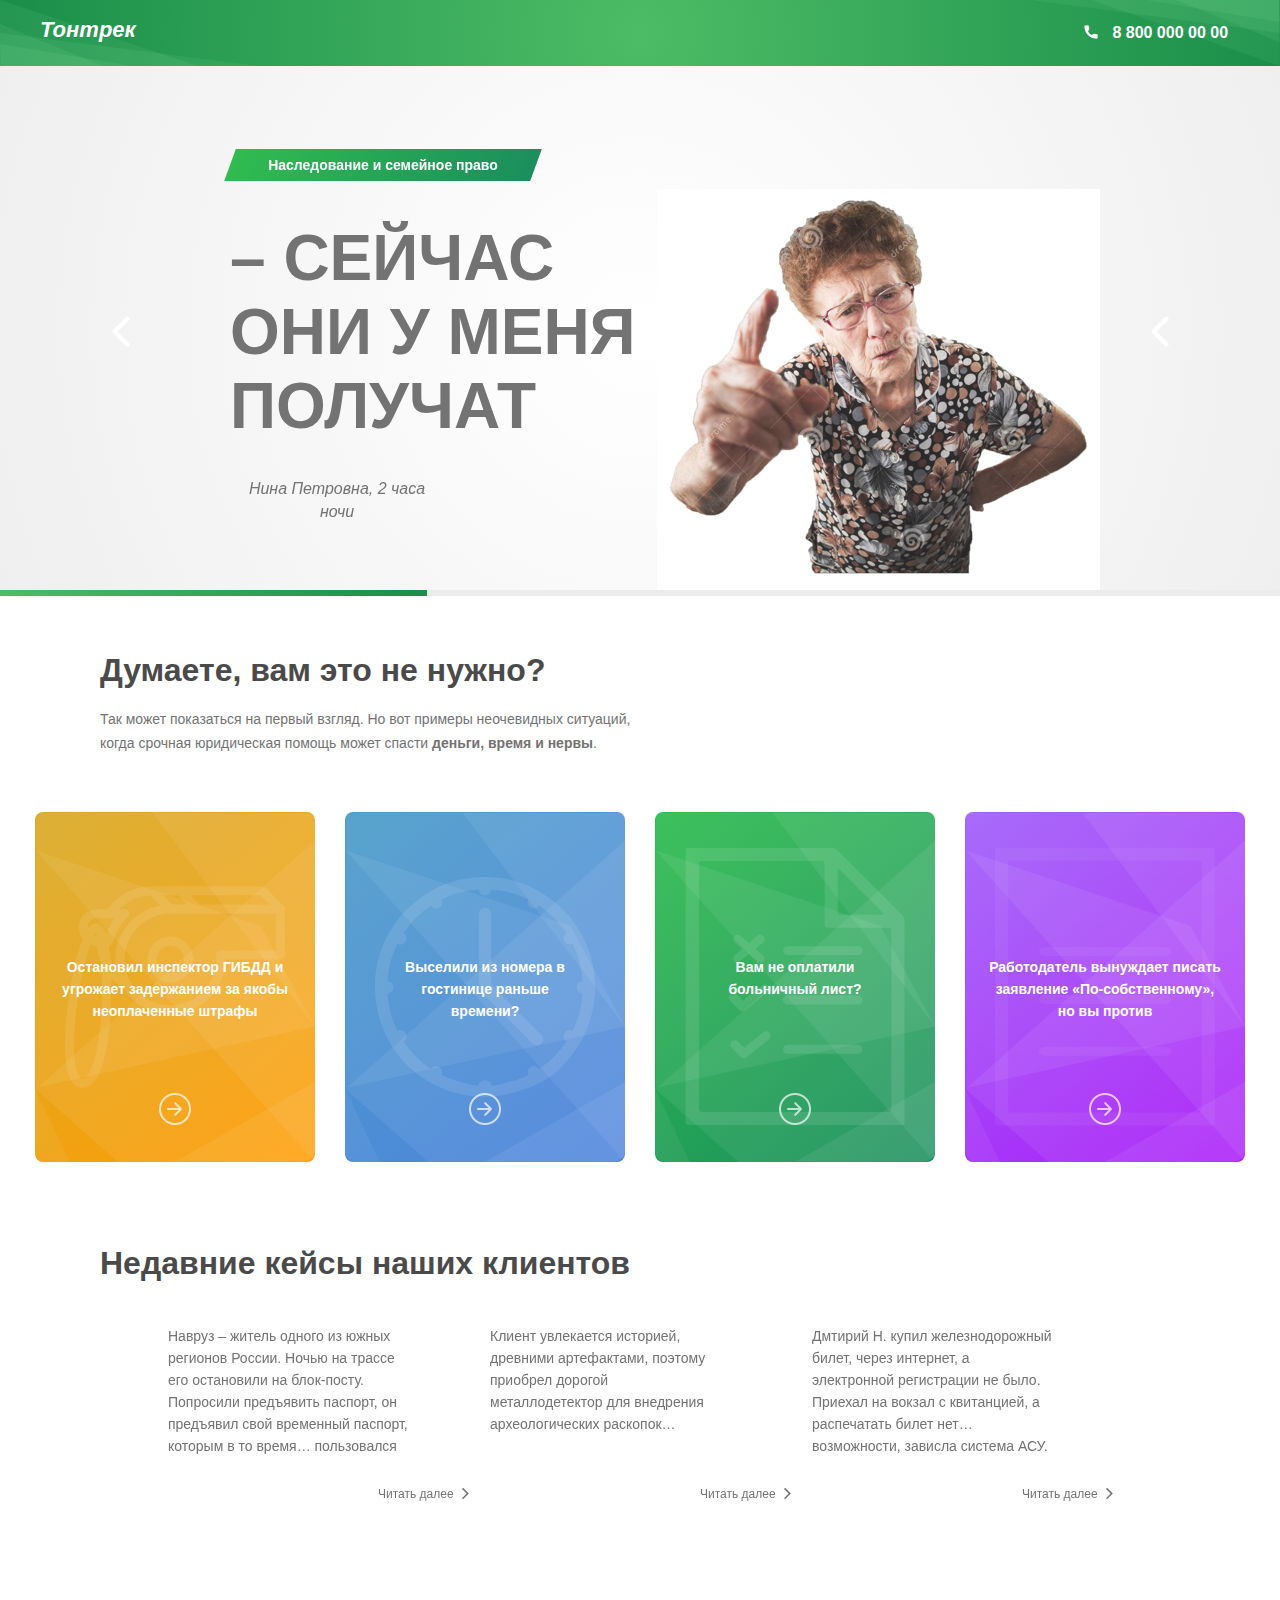
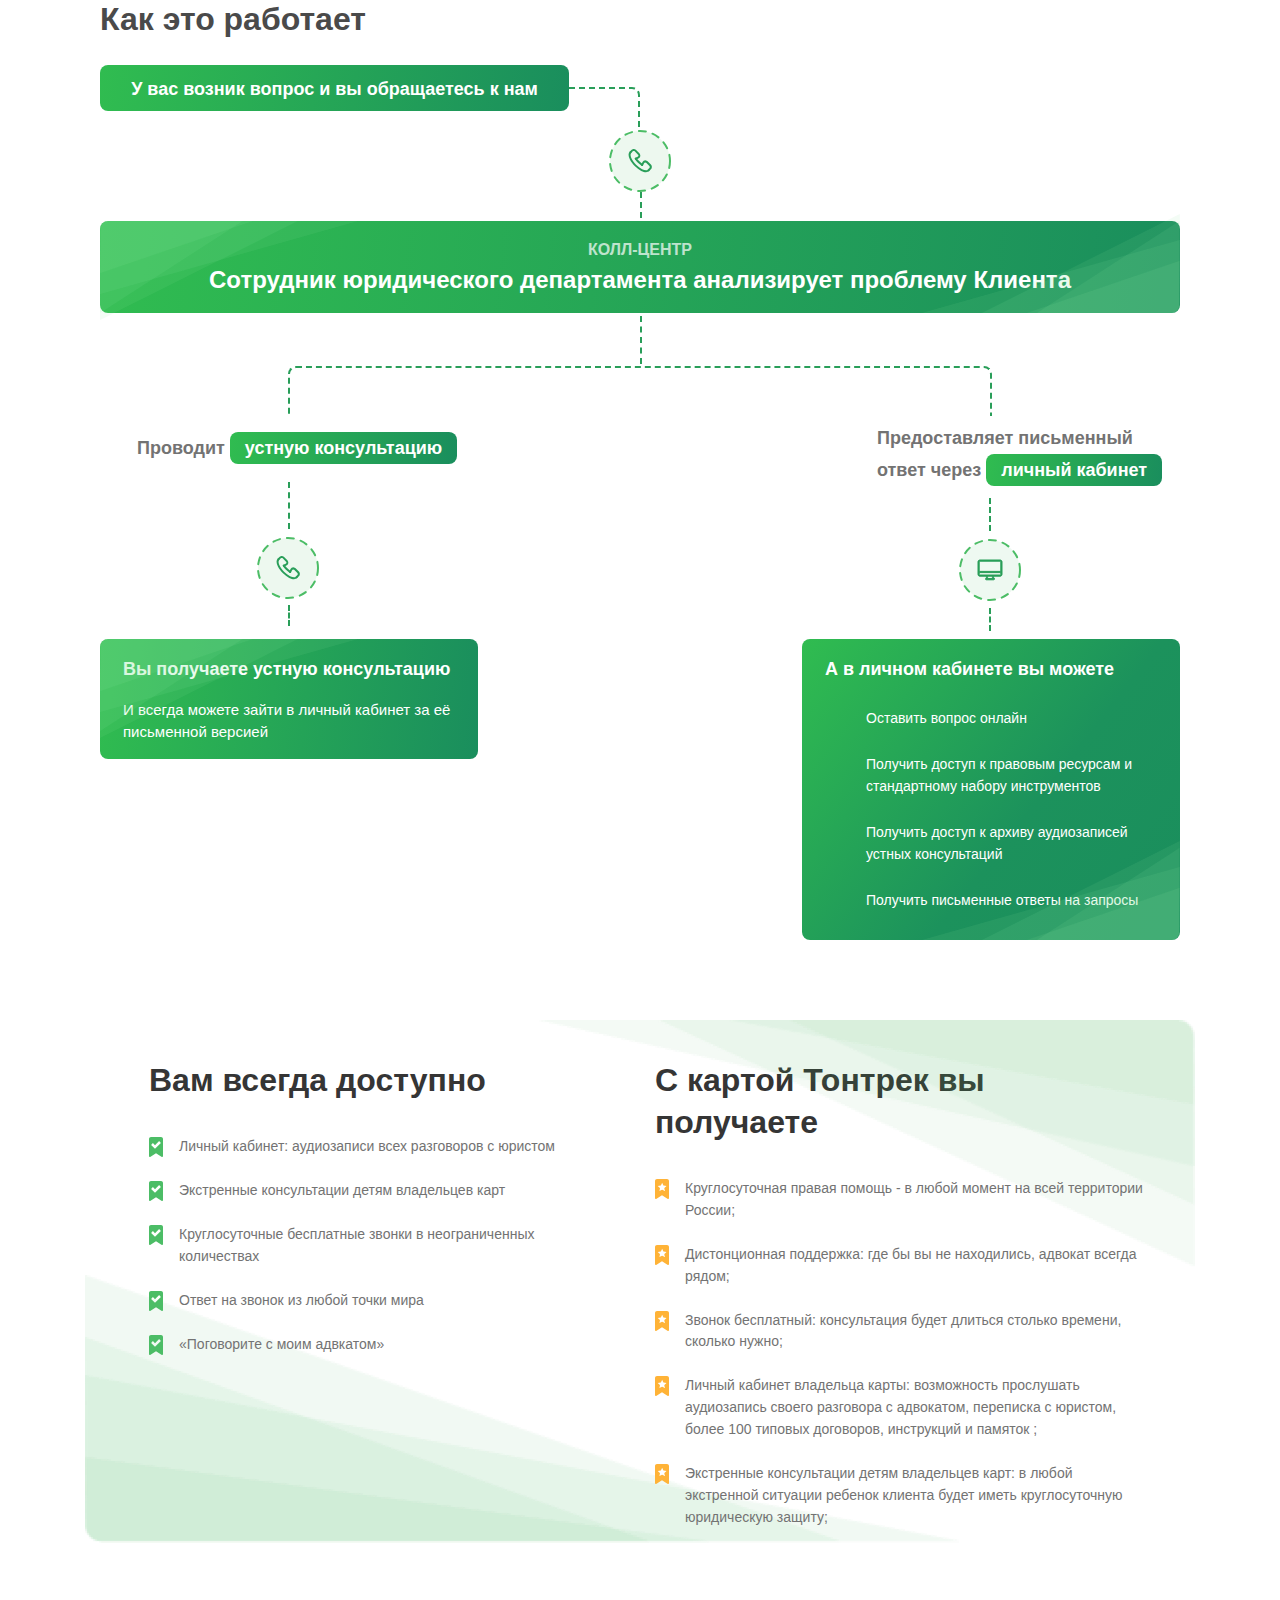
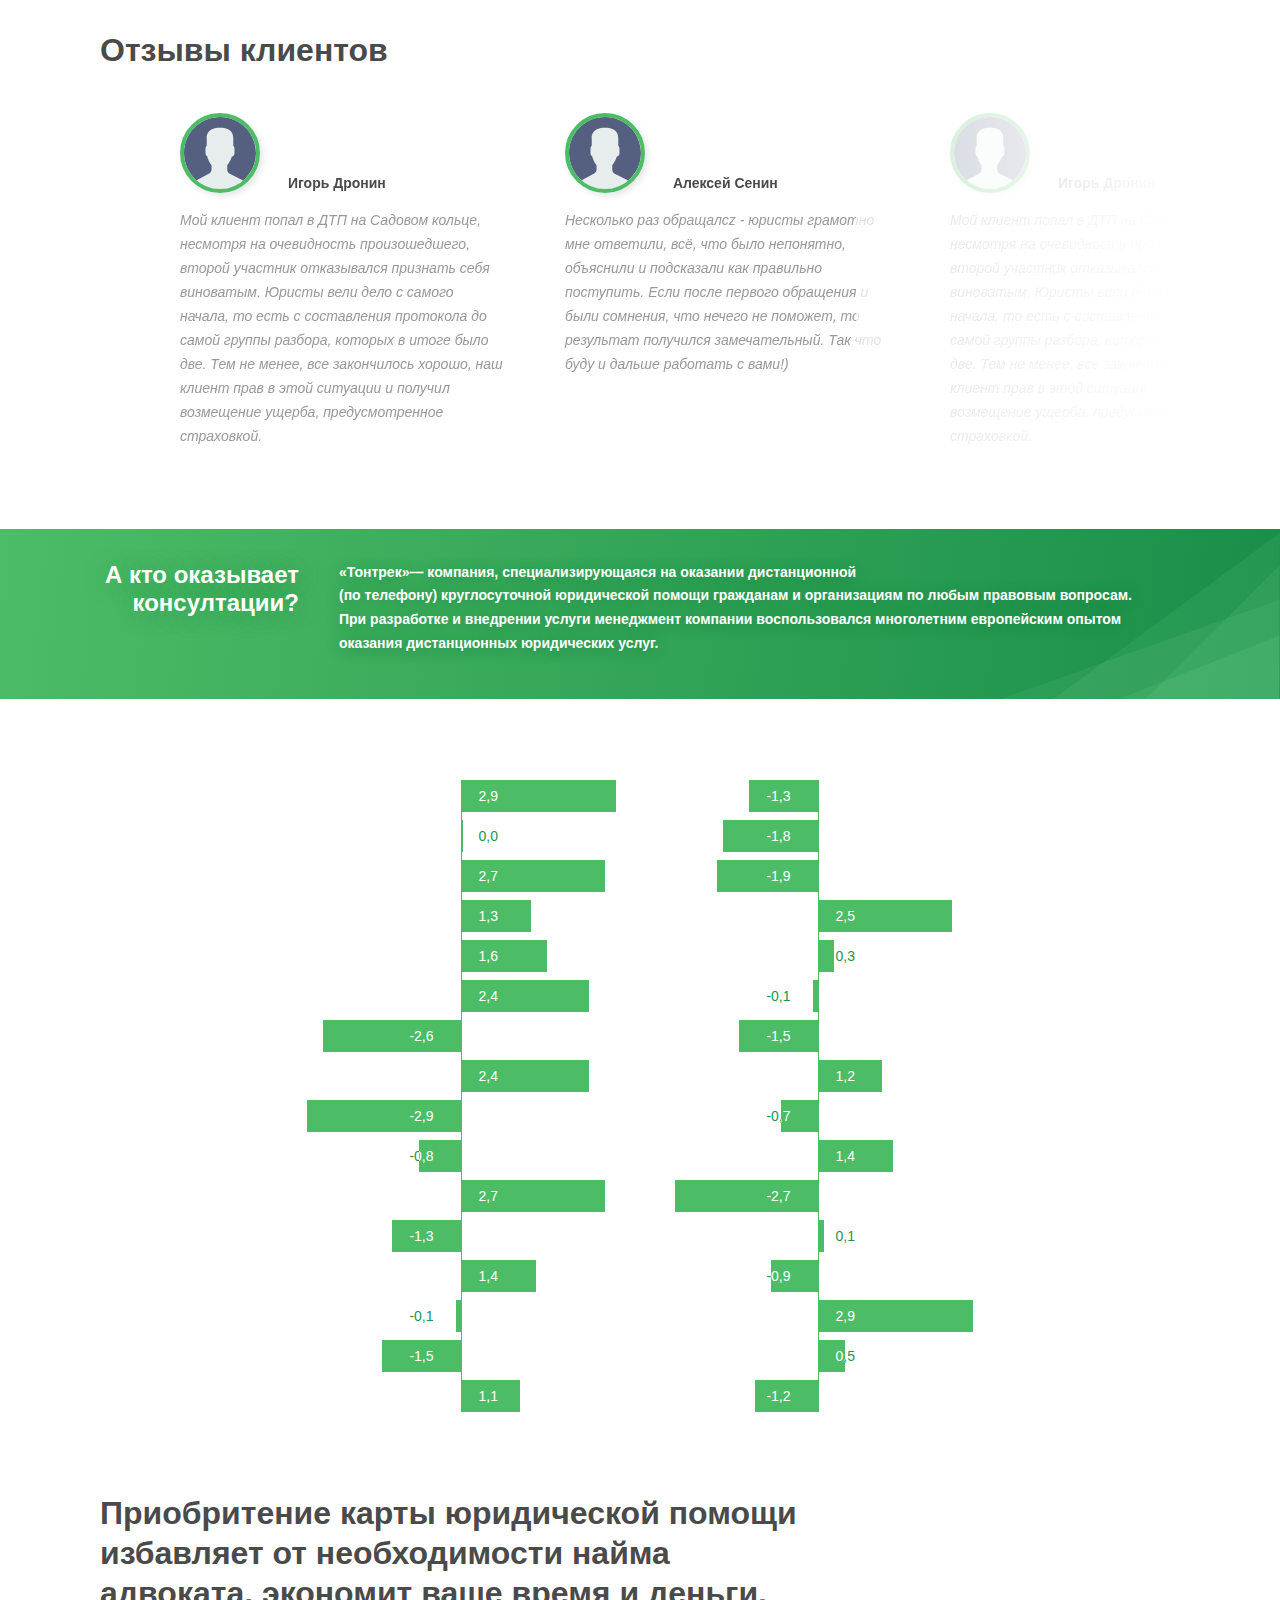
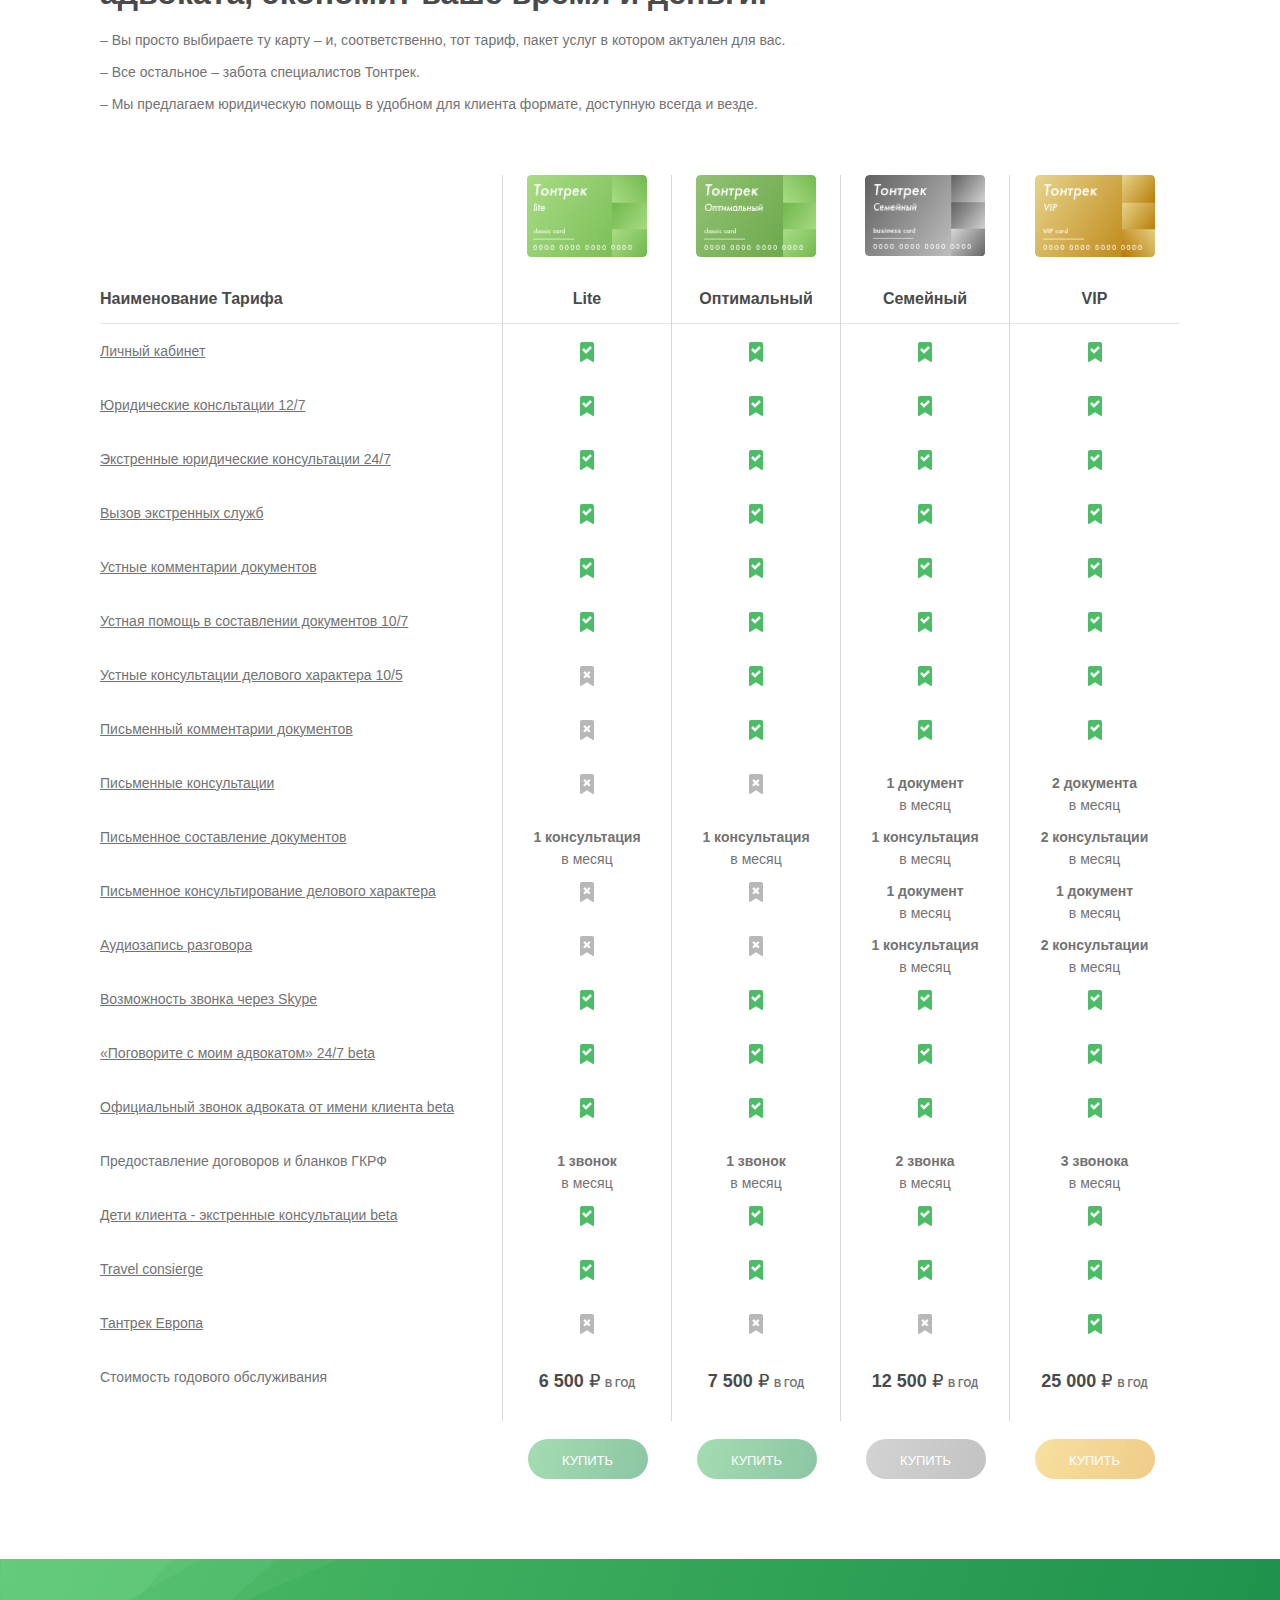
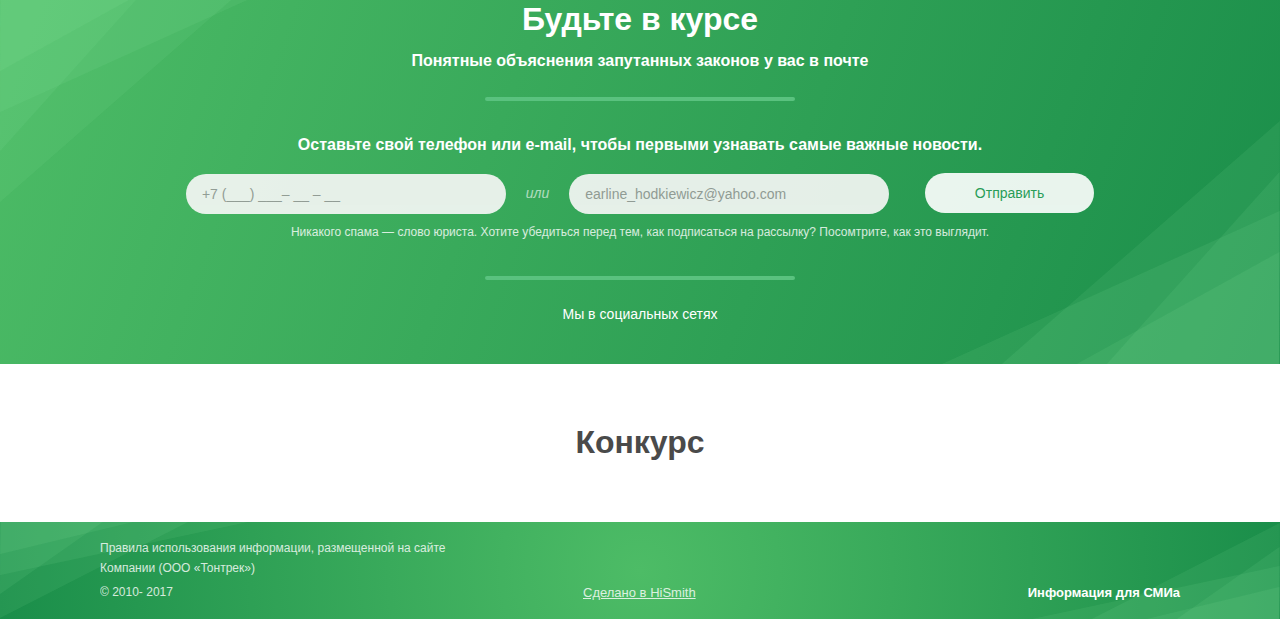
<file: hismith-test/index.html>
<!DOCTYPE html>
<html lang="en">
<head>
	<meta charset="UTF-8">
	<title>Тонтрек </title>
	<link rel="stylesheet" href="css/jquery.scrollbar.css">
	<link rel="stylesheet" href="slick/slick.css">
	<link rel="stylesheet" href="css/bootstrap.min.css">
	<link rel="stylesheet" href="styles.css">
	<link rel="stylesheet" href="css/font-awesome.min.css">
</head>
<body>

<header>
	<div class="header clearfix">
		<div class="header__logo">Тонтрек</div>
		<a href="tel:88000000000" class="header__phone">
			<img src="img/shape.png" alt="phone" class="header__icon">
			8 800 000 00 00</a>
	</div>
</header>

<div class="slider">
	<div class="slider-item">
		<div class="slider-item__caption">
			<span>Наследование и семейное право</span>
		</div>
		<div class="slider-item__quote">
			– сейчас они у меня получат
		</div>
		<div class="slider-item__person">Нина Петровна, 2 часа ночи</div>
		<img src="img/grandma.jpg" alt="grandma" class="slider-item__image">
	</div>
	<div class="slider-item">
		<div class="slider-item__caption">
			<span>Наследование и семейное право</span>
		</div>
		<div class="slider-item__quote">
			– сейчас они у меня получат
		</div>
		<div class="slider-item__person">Нина Петровна, 2 часа ночи</div>
		<img src="img/grandma.jpg" alt="grandma" class="slider-item__image">
	</div>
	<div class="slider-item">
		<div class="slider-item__caption">
			<span>Наследование и семейное право</span>
		</div>
		<div class="slider-item__quote">
			– сейчас они у меня получат
		</div>
		<div class="slider-item__person">Нина Петровна, 2 часа ночи</div>
		<img src="img/grandma.jpg" alt="grandma" class="slider-item__image">
	</div>
</div>

<section class="section1">
	<div class="container">
		<div class="section__caption">Думаете, вам это не нужно?</div>
		<p>Так может показаться на первый взгляд. Но вот примеры неочевидных ситуаций, <br>
			когда срочная юридическая помощь может спасти
			<strong>деньги, время и нервы</strong>.</p>
	</div>
	
	<div class="section1-wrapper">
		<a href="#" class="section1-item text-center">
			<div class="section1-item__bg">
			
			</div>
			<img src="img/whistle.svg" alt="clock">
			
			<div class="section1-item__text">
				Остановил инcпектор ГИБДД
				и угрожает задержанием за
				якобы неоплаченные штрафы
			</div>
			<div class="section1-item__link text-uppercase">
				чем кончилось?
			</div>
		</a>
		<a href="#" class="section1-item text-center">
			<div class="section1-item__bg">
			
			</div>
			<img src="img/icon-clock.svg" alt="clock">
			<div class="section1-item__text">
				Выселили из номера в <br>
				гостинице раньше <br>
				времени?
			</div>
			<div class="section1-item__link text-uppercase">
				чем кончилось?
			</div>
		</a>
		<a href="#" class="section1-item text-center">
			<div class="section1-item__bg">
			
			</div>
			<img src="img/icon-list.svg" alt="clock">
			
			<div class="section1-item__text">
				Вам не оплатили <br>
				больничный лист?
			</div>
			<div class="section1-item__link text-uppercase">
				чем кончилось?
			</div>
		</a>
		<a href="#" class="section1-item text-center">
			<div class="section1-item__bg">
			
			</div>
			<img src="img/icon-text-list.svg" alt="clock">
			
			<div class="section1-item__text">
				Работодатель вынуждает писать <br>заявление «По-собственному», <br>но вы против
			</div>
			<div class="section1-item__link text-uppercase">
				чем кончилось?
			</div>
		</a>
	</div>
</section>

<section class="cases">
	<div class="container">
		<div class="section__caption">Недавние кейсы наших клиентов</div>
		<div class="cases-wrapper clearfix">
			<div class="cases-item">
				<div class="cases-item__text">
					<p>
						Навруз – житель одного из южных регионов России. Ночью на трассе его остановили на блок-посту. Попросили
						предъявить паспорт, он предъявил свой временный паспорт, которым в то время…
						пользовался
						После проверки сотрудник органов сказал, что такой паспорт по базе непроисходит…</p></div>
				<a href="#" class="cases-item__link">Читать далее<i class="fa fa-angle-right"></i></a>
			
			</div>
			<div class="cases-item">
				<div class="cases-item__text">
					<p>
						Клиент увлекается историей, древними артефактами, поэтому приобрел дорогой <br> металлодетектор для
						внедрения археологических раскопок…
					</p>
					<p>
						Случайно услышал от знакомых, что за обладание таким аппаратом могут наложить штраф…
					</p></div>
				<a href="#" class="cases-item__link">Читать далее<i class="fa fa-angle-right"></i></a>
			
			</div>
			<div class="cases-item">
				<div class="cases-item__text">
					<p>
						Дмтирий Н. купил железнодорожный билет, через интернет, а электронной регистрации не было. Приехал на вокзал
						с квитанцией, а распечатать билет нет… возможности, зависла система АСУ.
					</p></div>
				<a href="#" class="cases-item__link">Читать далее<i class="fa fa-angle-right"></i></a>
			
			</div>
			<div class="cases-item">
				<div class="cases-item__text">
					<p>
						Навруз – житель одного из южных регионов России. Ночью на трассе его остановили на блок-посту. Попросили
						предъявить паспорт, он предъявил свой временный паспорт, которым в то время…
						пользовался
						После проверки сотрудник органов сказал, что такой паспорт по базе непроисходит…</p></div>
				<a href="#" class="cases-item__link">Читать далее<i class="fa fa-angle-right"></i></a>
			
			
			</div>
			<div class="cases-item">
				<div class="cases-item__text">
					<p>
						Клиент увлекается историей, древними артефактами, поэтому приобрел дорогой <br> металлодетектор для
						внедрения археологических раскопок…
					</p>
					<p>
						Случайно услышал от знакомых, что за обладание таким аппаратом могут наложить штраф…
					</p></div>
				<a href="#" class="cases-item__link">Читать далее<i class="fa fa-angle-right"></i></a>
			
			</div>
			<div class="cases-item">
				<div class="cases-item__text">
					<p>
						Дмтирий Н. купил железнодорожный билет, через интернет, а электронной регистрации не было. Приехал на вокзал
						с квитанцией, а распечатать билет нет… возможности, зависла система АСУ.
					</p></div>
				<a href="#" class="cases-item__link">Читать далее<i class="fa fa-angle-right"></i></a>
			
			</div>
		</div>
	</div>
</section>

<section class="how clearfix">
	<div class="container">
		<div class="section__caption">
			Как это работает
		</div>
		<div class="how-scheme">
			<div class="how__step1 how__step">
				У вас возник вопрос и вы обращаетесь к нам
			</div>
			<div class="how__line1  how__line"></div>
			<img src="img/icon-oval-phone.svg" alt="phone" class="how__icon1 how__icon">
			
			<div class="how__line2 how__line"></div>
			<div class="how__step2 how__step text-center">
				<img src="img/bg-triangle-scheme-left.png" alt="triangle" class="how__angle how__angle_left">
				<img src="img/bg-triangle-scheme-right.png" alt="triangle" class="how__angle how__angle_right">
				<span>КОЛЛ-ЦЕНТР</span>
				Сотрудник юридического департамента анализирует проблему Клиента
			
			</div>
			<div class="how__line3 how__line"></div>
			<div class="how__line4 how__line"></div>
			<div class="how-left">
				<div class="how__action">
					Проводит
					<strong class="how__step">устную консультацию</strong>
				</div>
				<div class="how__line5 how__line"></div>
				<img src="img/icon-oval-phone.svg" alt="phone" class="how__icon2 how__icon">
				<div class="how__line6 how__line"></div>
				<div class="how__step3 how__step">
					<img src="img/bg-triangle-scheme-left.png" alt="triangle" class="how__angle how__angle_left">
					
					Вы получаете устную консультацию
					<p>И всегда можете зайти в личный кабинет за её письменной версией</p>
				</div>
			</div>
			<div class="how-right">
				<div class="how__action">
					Предоставляет письменный
					ответ через
					<strong class="how__step">личный кабинет</strong>
					<img src="img/icon-oval-computer.svg" alt="phone" class="how__icon3 how__icon">
					<div class="how__line7 how__line"></div>
					<div class="how__line8 how__line"></div>
				
				
				</div>
				<div class="how__step4 how__step">
					А в личном кабинете вы можете
					<ul>
						<li>Оставить вопрос онлайн</li>
						<li>
							
							Получить доступ к правовым ресурсам и стандартному набору инструментов
						</li>
						<li>Получить доступ к архиву аудиозаписей устных консультаций</li>
						<li>Получить письменные ответы на запросы</li>
					
					</ul>
					<img src="img/bg-tringle-scheme-right.png" alt="triangle" class="how__angle how__angle_right">
				
				</div>
			</div>
		</div>
	</div>
</section>

<section class="features">
	<div class="container">
		<div class="features-wrapper">
			<div class="row">
				<div class="col-md-6 features-left">
					<img src="img/bg-triangles-left@2x.png" alt="triangle" class="angle_left angle">
					<div class="features__caption">
						Вам всегда доступно
					</div>
					<ul class="features-list features-list_check">
						<li>Личный кабинет: аудиозаписи всех разговоров с юристом</li>
						<li>Экстренные консультации детям владельцев карт</li>
						<li>Круглосуточные бесплатные звонки в неограниченных
							количествах
						</li>
						<li>Ответ на звонок из любой точки мира</li>
						<li>«Поговорите с моим адвкатом»</li>
					</ul>
				</div>
				<div class="col-md-6 features-right">
					
					<img src="img/bg-triangles-right@2x.png" alt="triangle" class="angle_right angle">
					<div class="features__caption">
						С картой Тонтрек вы получаете
					</div>
					<ul class="features-list features-list_star">
						<li>Круглосуточная правая помощь - в любой момент на всей территории России;</li>
						<li>Дистонционная поддержка: где бы вы не находились, адвокат всегда рядом;</li>
						<li>Звонок бесплатный: консультация будет длиться столько времени, сколько нужно;</li>
						<li>Личный кабинет владельца карты: возможность прослушать аудиозапись своего разговора с адвокатом,
							переписка с юристом, более 100 типовых договоров, инструкций и памяток ;
						</li>
						<li>Экстренные консультации детям владельцев карт: в любой экстренной ситуации ребенок клиента будет иметь
							круглосуточную юридическую защиту;
						</li>
					</ul>
				</div>
			
			</div>
		</div>
	</div>
</section>

<section class="reviews">
	<div class="container">
		<div class="reviews__caption">
			Отзывы клиентов
		</div>
		<div class="reviews-wrapper">
			<div class="reviews-item">
				<div class="reviews-item__top">
					<div class="reviews-item__portrait" style="background-image: url(img/user.svg);"></div>
					Игорь Дронин
				</div>
				<div class="reviews-item__text">
					<p>Мой клиент попал в ДТП на Садовом кольце, несмотря на очевидность произошедшего, второй участник
						отказывался признать себя виноватым. Юристы вели дело с самого начала, то есть с составления протокола до
						самой группы разбора, которых в итоге было две. Тем не менее, все закончилось хорошо, наш клиент прав в этой
						ситуации и получил возмещение ущерба, предусмотренное страховкой.
					</p>
				</div>
			</div>
			<div class="reviews-item">
				<div class="reviews-item__top">
					<div class="reviews-item__portrait" style="background-image: url(img/user.svg);"></div>
					Алексей Сенин
				</div>
				<div class="reviews-item__text">
					<p>Несколько раз обращалcz - юристы грамотно мне ответили, всё, что было непонятно, объяснили и подсказали как
						правильно поступить. Если после первого обращения и были сомнения, что нечего не поможет, то результат
						получился замечательный. Так что буду и дальше работать с вами!)
					</p>
				</div>
			</div>
			<div class="reviews-item">
				<div class="reviews-item__top">
					<div class="reviews-item__portrait" style="background-image: url(img/user.svg);"></div>
					Игорь Дронин
				</div>
				<div class="reviews-item__text">
					<p>Мой клиент попал в ДТП на Садовом кольце, несмотря на очевидность произошедшего, второй участник
						отказывался признать себя виноватым. Юристы вели дело с самого начала, то есть с составления протокола до
						самой группы разбора, которых в итоге было две. Тем не менее, все закончилось хорошо, наш клиент прав в этой
						ситуации и получил возмещение ущерба, предусмотренное страховкой.
					</p>
				</div>
			</div>
			<div class="reviews-item">
				<div class="reviews-item__top">
					<div class="reviews-item__portrait" style="background-image: url(img/user.svg);"></div>
					Алексей Сенин
				</div>
				<div class="reviews-item__text">
					<p>Несколько раз обращалcz - юристы грамотно мне ответили, всё, что было непонятно, объяснили и подсказали как
						правильно поступить. Если после первого обращения и были сомнения, что нечего не поможет, то результат
						получился замечательный. Так что буду и дальше работать с вами!)
					</p>
				</div>
			</div>
		</div>
	</div>
</section>

<section class="consultation">
	<div class="container clearfix">
		<div class="consultation__caption">
			А кто оказывает
			консултации?
		</div>
		<div class="consultation__text">
			<p>«Тонтрек»— компания, специализирующаяся на оказании дистанционной <br>
				(по телефону) круглосуточной юридической помощи гражданам и организациям по любым правовым вопросам. <br>
				При разработке и внедрении услуги менеджмент компании воспользовался многолетним европейским опытом <br>
				оказания дистанционных юридических услуг. </p>
		</div>
	</div>
	<img src="img/bg-triangles-consultation.png" alt="triangle" class="how__angle how__angle_right">
</section>

<section class="chart">
	<div class="chart-wrapper clearfix">
		<div class="chart-left">
			<div class="chart__line"></div>
		
		</div>
		<div class="chart-right">
			<div class="chart__line"></div>
		</div>
	
	</div>
</section>

<section class="cards">
	<div class="container">
		<div class="cards__caption">Приобритение карты юридической помощи избавляет от необходимости найма адвоката,
			экономит ваше время и деньги.
		</div>
		<div class="cards__content">
			<p>– Вы просто выбираете ту карту – и, соответственно, тот тариф, пакет услуг в котором актуален для вас.</p>
			<p>– Все остальное – забота специалистов Тонтрек.</p>
			<p>– Мы предлагаем юридическую помощь в удобном для клиента формате, доступную всегда и везде. </p>
		</div>
		<div class="cards-table clearfix">
			<div class="cards-table-left">
				<div class="cards-table-left-top">
				</div>
				<div class="cards-table__th">Наименование Тарифа</div>
				<div class="cards-table__td">Личный кабинет
					<span class="cards-table__tooltip">Это персональный раздел находящийся на сайте Компании «Тонтрек» и доступный только Владельцам Карт.</span>
				</div>
				<div class="cards-table__td">Юридические консльтации 12/7
					<span class="cards-table__tooltip">Это персональный раздел находящийся на сайте Компании «Тонтрек» и доступный только Владельцам Карт.</span>
				</div>
				<div class="cards-table__td">Экстренные юридические консультации 24/7
					<span class="cards-table__tooltip">Это персональный раздел находящийся на сайте Компании «Тонтрек» и доступный только Владельцам Карт.</span>
				</div>
				<div class="cards-table__td">Вызов экстренных служб
					<span class="cards-table__tooltip">Это персональный раздел находящийся на сайте Компании «Тонтрек» и доступный только Владельцам Карт.</span>
				</div>
				<div class="cards-table__td">Устные комментарии документов
					<span class="cards-table__tooltip">Это персональный раздел находящийся на сайте Компании «Тонтрек» и доступный только Владельцам Карт.</span>
				</div>
				<div class="cards-table__td">Устная помощь в составлении документов 10/7
					<span class="cards-table__tooltip">Это персональный раздел находящийся на сайте Компании «Тонтрек» и доступный только Владельцам Карт.</span>
				</div>
				<div class="cards-table__td">Устные консультации делового характера 10/5
					<span class="cards-table__tooltip">Это персональный раздел находящийся на сайте Компании «Тонтрек» и доступный только Владельцам Карт.</span>
				</div>
				<div class="cards-table__td">Письменный комментарии документов
					<span class="cards-table__tooltip">Это персональный раздел находящийся на сайте Компании «Тонтрек» и доступный только Владельцам Карт.</span>
				</div>
				<div class="cards-table__td">Письменные консультации
					<span class="cards-table__tooltip">Это персональный раздел находящийся на сайте Компании «Тонтрек» и доступный только Владельцам Карт.</span>
				</div>
				<div class="cards-table__td">Письменное составление документов
					<span class="cards-table__tooltip">Это персональный раздел находящийся на сайте Компании «Тонтрек» и доступный только Владельцам Карт.</span>
				</div>
				<div class="cards-table__td">Письменное консультирование делового характера
					<span class="cards-table__tooltip">Это персональный раздел находящийся на сайте Компании «Тонтрек» и доступный только Владельцам Карт.</span>
				</div>
				<div class="cards-table__td">Аудиозапись разговора
					<span class="cards-table__tooltip">Это персональный раздел находящийся на сайте Компании «Тонтрек» и доступный только Владельцам Карт.</span>
				</div>
				<div class="cards-table__td">Возможность звонка через Skype
					<span class="cards-table__tooltip">Это персональный раздел находящийся на сайте Компании «Тонтрек» и доступный только Владельцам Карт.</span>
				</div>
				<div class="cards-table__td">«Поговорите с моим адвокатом» 24/7 beta
					<span class="cards-table__tooltip">Это персональный раздел находящийся на сайте Компании «Тонтрек» и доступный только Владельцам Карт.</span>
				</div>
				<div class="cards-table__td">Официальный звонок адвоката от имени клиента beta
					<span class="cards-table__tooltip">Это персональный раздел находящийся на сайте Компании «Тонтрек» и доступный только Владельцам Карт.</span>
				</div>
				<div class="cards-table__td cards-table__td_no-tooltip">Предоставление договоров и бланков ГКРФ
				</div>
				<div class="cards-table__td">Дети клиента - экстренные консультации beta
					<span class="cards-table__tooltip">Это персональный раздел находящийся на сайте Компании «Тонтрек» и доступный только Владельцам Карт.</span>
				</div>
				<div class="cards-table__td">Travel consierge
					<span class="cards-table__tooltip">Это персональный раздел находящийся на сайте Компании «Тонтрек» и доступный только Владельцам Карт.</span>
				</div>
				<div class="cards-table__td">Тантрек Европа
					<span class="cards-table__tooltip">Это персональный раздел находящийся на сайте Компании «Тонтрек» и доступный только Владельцам Карт.</span>
				</div>
				<div class="cards-table__td cards-table__td_no-tooltip">Стоимость годового обслуживания</div>
			</div>
			<div class="cards-table-right  text-center">
				<div class="cards-table-right-container clearfix">
				<div class="cards-table-wrapper">
					<div class="cards-table-column">
						<div class="cards-table-left-top">
							<img src="img/bitmap.jpg" alt="card">
						</div>
						<div class="cards-table__th">Lite</div>
						<div class="cards-table__td"><img src="img/icon-check.svg" alt="check" class="cards-table__icon"></div>
						<div class="cards-table__td"><img src="img/icon-check.svg" alt="check" class="cards-table__icon"></div>
						<div class="cards-table__td"><img src="img/icon-check.svg" alt="check" class="cards-table__icon"></div>
						<div class="cards-table__td"><img src="img/icon-check.svg" alt="check" class="cards-table__icon"></div>
						<div class="cards-table__td"><img src="img/icon-check.svg" alt="check" class="cards-table__icon"></div>
						<div class="cards-table__td"><img src="img/icon-check.svg" alt="check" class="cards-table__icon"></div>
						<div class="cards-table__td"><img src="img/icon-close.svg" alt="close" class="cards-table__icon"></div>
						<div class="cards-table__td"><img src="img/icon-close.svg" alt="close" class="cards-table__icon"></div>
						<div class="cards-table__td"><img src="img/icon-close.svg" alt="close" class="cards-table__icon"></div>
						<div class="cards-table__td"><strong>1 консультация</strong>
							в месяц
						</div>
						<div class="cards-table__td"><img src="img/icon-close.svg" alt="close" class="cards-table__icon"></div>
						<div class="cards-table__td"><img src="img/icon-close.svg" alt="close" class="cards-table__icon"></div>
						<div class="cards-table__td"><img src="img/icon-check.svg" alt="check" class="cards-table__icon"></div>
						<div class="cards-table__td"><img src="img/icon-check.svg" alt="check" class="cards-table__icon"></div>
						<div class="cards-table__td"><img src="img/icon-check.svg" alt="check" class="cards-table__icon"></div>
						<div class="cards-table__td">
							<strong>1 звонок</strong>
							в месяц
						</div>
						<div class="cards-table__td"><img src="img/icon-check.svg" alt="check" class="cards-table__icon"></div>
						<div class="cards-table__td"><img src="img/icon-check.svg" alt="check" class="cards-table__icon"></div>
						<div class="cards-table__td"><img src="img/icon-close.svg" alt="check" class="cards-table__icon"></div>
						
						<div class="cards-table__td">
							<div class="price">
								<span>6 500 </span>
								В ГОД
							</div>
						</div>
					</div>
					<div class="cards-table__bottom">
						<a href="#" class="cards-table__button">Купить</a>
					</div>
				</div>
				<div class="cards-table-wrapper">
					<div class="cards-table-column">
						<div class="cards-table-left-top">
							<img src="img/bitmap_2.jpg" alt="card">
						</div>
						<div class="cards-table__th">Оптимальный</div>
						<div class="cards-table__td"><img src="img/icon-check.svg" alt="check" class="cards-table__icon"></div>
						<div class="cards-table__td"><img src="img/icon-check.svg" alt="check" class="cards-table__icon"></div>
						<div class="cards-table__td"><img src="img/icon-check.svg" alt="check" class="cards-table__icon"></div>
						<div class="cards-table__td"><img src="img/icon-check.svg" alt="check" class="cards-table__icon"></div>
						<div class="cards-table__td"><img src="img/icon-check.svg" alt="check" class="cards-table__icon"></div>
						<div class="cards-table__td"><img src="img/icon-check.svg" alt="check" class="cards-table__icon"></div>
						<div class="cards-table__td"><img src="img/icon-check.svg" alt="close" class="cards-table__icon"></div>
						<div class="cards-table__td"><img src="img/icon-check.svg" alt="close" class="cards-table__icon"></div>
						<div class="cards-table__td"><img src="img/icon-close.svg" alt="close" class="cards-table__icon"></div>
						<div class="cards-table__td"><strong>1 консультация</strong>
							в месяц
						</div>
						<div class="cards-table__td"><img src="img/icon-close.svg" alt="close" class="cards-table__icon"></div>
						<div class="cards-table__td"><img src="img/icon-close.svg" alt="close" class="cards-table__icon"></div>
						<div class="cards-table__td"><img src="img/icon-check.svg" alt="check" class="cards-table__icon"></div>
						<div class="cards-table__td"><img src="img/icon-check.svg" alt="check" class="cards-table__icon"></div>
						<div class="cards-table__td"><img src="img/icon-check.svg" alt="check" class="cards-table__icon"></div>
						<div class="cards-table__td">
							<strong>1 звонок</strong>
							в месяц
						</div>
						<div class="cards-table__td"><img src="img/icon-check.svg" alt="check" class="cards-table__icon"></div>
						<div class="cards-table__td"><img src="img/icon-check.svg" alt="check" class="cards-table__icon"></div>
						<div class="cards-table__td"><img src="img/icon-close.svg" alt="check" class="cards-table__icon"></div>
						
						<div class="cards-table__td">
							<div class="price">
								<span>7 500 </span>
								В ГОД
							</div>
						</div>
					</div>
					<div class="cards-table__bottom">
						<a href="#" class="cards-table__button">Купить</a>
					</div>
				</div>
				<div class="cards-table-wrapper">
					<div class="cards-table-column">
						<div class="cards-table-left-top">
							<img src="img/bitmap_3.jpg" alt="card">
						</div>
						<div class="cards-table__th">Семейный</div>
						<div class="cards-table__td"><img src="img/icon-check.svg" alt="check" class="cards-table__icon"></div>
						<div class="cards-table__td"><img src="img/icon-check.svg" alt="check" class="cards-table__icon"></div>
						<div class="cards-table__td"><img src="img/icon-check.svg" alt="check" class="cards-table__icon"></div>
						<div class="cards-table__td"><img src="img/icon-check.svg" alt="check" class="cards-table__icon"></div>
						<div class="cards-table__td"><img src="img/icon-check.svg" alt="check" class="cards-table__icon"></div>
						<div class="cards-table__td"><img src="img/icon-check.svg" alt="check" class="cards-table__icon"></div>
						<div class="cards-table__td"><img src="img/icon-check.svg" alt="close" class="cards-table__icon"></div>
						<div class="cards-table__td"><img src="img/icon-check.svg" alt="close" class="cards-table__icon"></div>
						<div class="cards-table__td">
							<strong>1 документ</strong>
							в месяц
						</div>
						<div class="cards-table__td"><strong>1 консультация</strong>
							в месяц
						</div>
						<div class="cards-table__td">
							<strong>1 документ</strong>
							в месяц
						</div>
						<div class="cards-table__td">
							<strong>1 консультация</strong>
							в месяц
						</div>
						<div class="cards-table__td"><img src="img/icon-check.svg" alt="check" class="cards-table__icon"></div>
						<div class="cards-table__td"><img src="img/icon-check.svg" alt="check" class="cards-table__icon"></div>
						<div class="cards-table__td"><img src="img/icon-check.svg" alt="check" class="cards-table__icon"></div>
						<div class="cards-table__td">
							<strong>2 звонка</strong>
							в месяц
						</div>
						<div class="cards-table__td"><img src="img/icon-check.svg" alt="check" class="cards-table__icon"></div>
						<div class="cards-table__td"><img src="img/icon-check.svg" alt="check" class="cards-table__icon"></div>
						<div class="cards-table__td"><img src="img/icon-close.svg" alt="check" class="cards-table__icon"></div>
						
						<div class="cards-table__td">
							<div class="price">
								<span>12 500 </span>
								В ГОД
							</div>
						</div>
					</div>
					<div class="cards-table__bottom">
						<a href="#" class="cards-table__button cards-table__button_gray">Купить</a>
					</div>
				</div>
				<div class="cards-table-wrapper">
					<div class="cards-table-column">
						<div class="cards-table-left-top">
							<img src="img/bitmap_4.jpg" alt="card">
						</div>
						<div class="cards-table__th">VIP</div>
						<div class="cards-table__td"><img src="img/icon-check.svg" alt="check" class="cards-table__icon"></div>
						<div class="cards-table__td"><img src="img/icon-check.svg" alt="check" class="cards-table__icon"></div>
						<div class="cards-table__td"><img src="img/icon-check.svg" alt="check" class="cards-table__icon"></div>
						<div class="cards-table__td"><img src="img/icon-check.svg" alt="check" class="cards-table__icon"></div>
						<div class="cards-table__td"><img src="img/icon-check.svg" alt="check" class="cards-table__icon"></div>
						<div class="cards-table__td"><img src="img/icon-check.svg" alt="check" class="cards-table__icon"></div>
						<div class="cards-table__td"><img src="img/icon-check.svg" alt="close" class="cards-table__icon"></div>
						<div class="cards-table__td"><img src="img/icon-check.svg" alt="close" class="cards-table__icon"></div>
						<div class="cards-table__td">
							<strong>2 документа</strong>
							в месяц
						</div>
						<div class="cards-table__td"><strong>2 консультации</strong>
							в месяц
						</div>
						<div class="cards-table__td">
							<strong>1 документ</strong>
							в месяц
						</div>
						<div class="cards-table__td">
							<strong>2 консультации</strong>
							в месяц
						</div>
						<div class="cards-table__td"><img src="img/icon-check.svg" alt="check" class="cards-table__icon"></div>
						<div class="cards-table__td"><img src="img/icon-check.svg" alt="check" class="cards-table__icon"></div>
						<div class="cards-table__td"><img src="img/icon-check.svg" alt="check" class="cards-table__icon"></div>
						<div class="cards-table__td">
							<strong>3 звонока</strong>
							в месяц
						</div>
						<div class="cards-table__td"><img src="img/icon-check.svg" alt="check" class="cards-table__icon"></div>
						<div class="cards-table__td"><img src="img/icon-check.svg" alt="check" class="cards-table__icon"></div>
						<div class="cards-table__td"><img src="img/icon-check.svg" alt="check" class="cards-table__icon"></div>
						
						<div class="cards-table__td">
							<div class="price">
								<span>25 000 </span>
								В ГОД
							</div>
						</div>
					</div>
					<div class="cards-table__bottom">
						<a href="#" class="cards-table__button cards-table__button_gold">Купить</a>
					</div>
				</div>
				</div>
			</div>
		</div>
	</div>
</section>

<section class="subscribe text-center">
	<img src="img/bg-triangle-input-left.png" alt="" class="how__angle_left how__angle">
	<img src="img/bg-triangle-input-right.png" alt="" class="how__angle_right how__angle">
	<div class="subscribe__caption">
		Будьте в курсе
	</div>
	<div class="subscribe__text_bold">Понятные объяснения запутанных законов у вас в почте</div>
	<div class="subscribe__hr">
	
	</div>
	
	<form action="#" class="subscribe-form">
		<div class="subscribe__text_bold">Оставьте свой телефон или e-mail, чтобы первыми узнавать самые важные новости.</div>
		
		<label>
			<input type="text" class="subscribe__input" required placeholder="+7 (___) ___– __ – __" name="phone">
		</label>
		<span class="subscribe__span">или</span>
		<label>
			<input type="text" class="subscribe__input" required placeholder="earline_hodkiewicz@yahoo.com" name="email">
		</label>
		<button class="subscribe__button">Отправить</button>
		<div class="subscribe__text">
			Никакого спама — слово юриста. Хотите убедиться перед тем, как подписаться на рассылку? Посомтрите, как это выглядит.
		</div>
	</form>
	<div class="subscribe__hr">
	
	</div>
	<div class="subscibe__text_bold">
		Мы в социальных сетях
	</div>
	
</section>

<div class="contest text-center">
	Конкурс
</div>

<footer class="footer">
	<img src="img/bg-triangle-footer-left.png" alt="angle" class="how__angle_left how__angle">
	<img src="img/bg-triangle-footer-right.png" alt="angle" class="how__angle_right how__angle">

		<div class="container clearfix">
			<div class="footer-left">
				<p>Правила использования информации, размещенной на сайте Компании (ООО «Тонтрек»)</p>
				<p>© 2010-	<span>	2017</span> </p>
			</div>
			<div class="footer-center">
				<a href="#">Сделано в HiSmith</a>
			</div>
			<div class="footer-right">
				<a href="#">Информация для СМИa</a>
			</div>
		</div>

</footer>

<script src="js/jquery.min.js" type="text/javascript"></script>
<script src="js/jquery.scrollbar.min.js" type="text/javascript"></script>

<script src='slick/slick.min.js' type="text/javascript"></script>

<script src="js/scripts.js" type="text/javascript"></script>
</body>
</html>
</file>
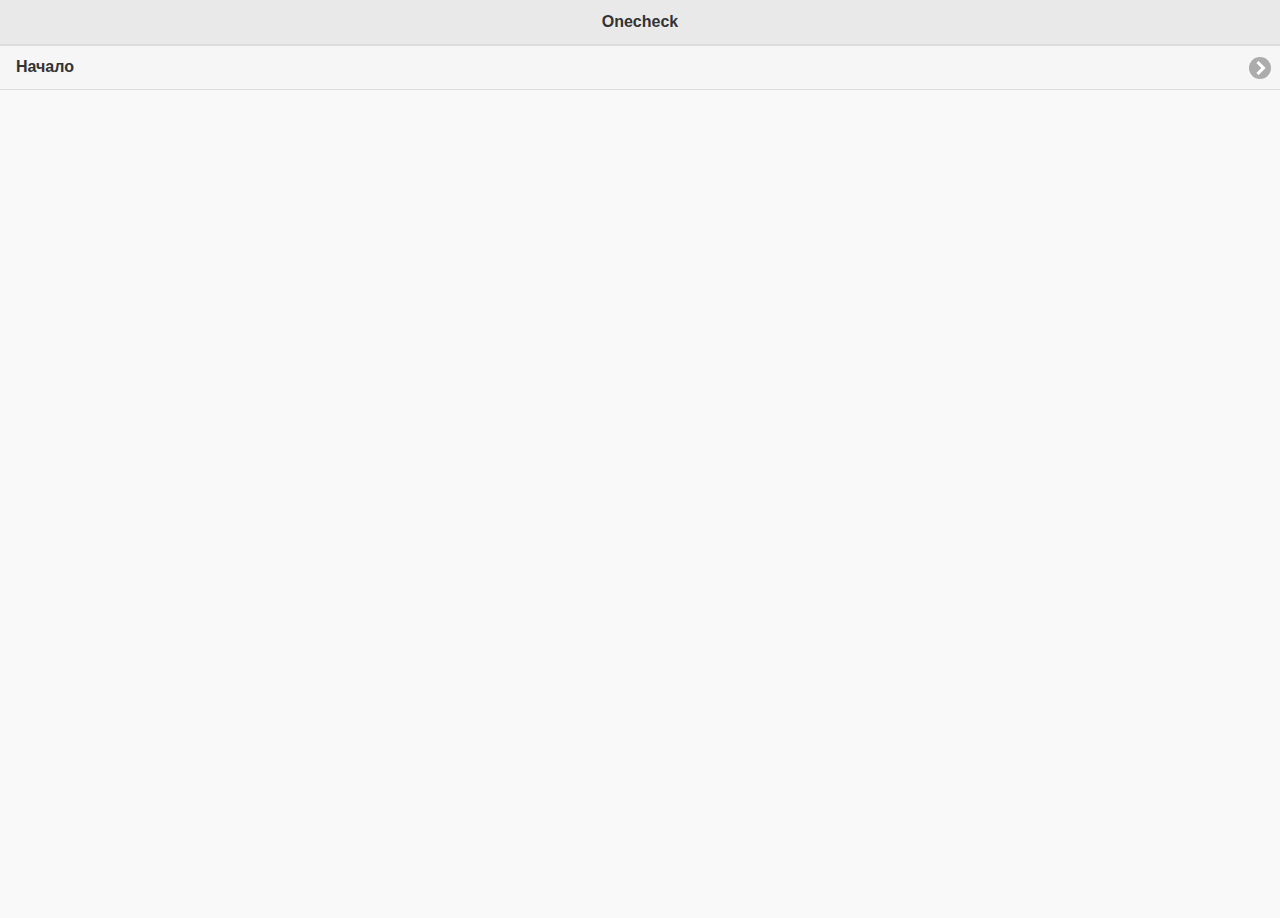
<file: onecheck/index.html>
<!DOCTYPE html>
<html>
  <head>
    <title>Onecheck</title>
    <link rel="stylesheet" href="css/libs.css">
    <link rel="stylesheet" href="css/styles.min.css">
    <script src="js/libs.js"></script>
    <script src="js/scripts.min.js"></script>
    <meta name="viewport" content="width=device-width, initial-scale=1.0">
    <meta charset="utf-8">
  </head>
  <body>
    <div data-role="page" id="main">
      <div data-position="fixed" data-role="header">
        <h1>Onecheck</h1>
      </div>
      <div data-role="content">
        <ul data-role="listview">
          <li><a href="#begin">Начало</a></li>
        </ul>
      </div>
    </div>
    <section id="begin" data-role="page">
      <div data-position="fixed" data-role="header">
        <h2>Начало</h2>
      </div>
      <div data-role="content">
        <ul data-role="listview" id="seasons-list"></ul>
      </div>
    </section>
    <section id="season">
      <div data-position="fixed" data-role="header"><a href="#begin" data-icon="arrow-l" data-theme="b" data-rel="back" data-iconpos="notext"></a>
        <h2></h2>
      </div>
      <div data-role="content">
        <ul data-role="listview" id="weeks-list"></ul>
      </div>
    </section>
    <section id="week">
      <div data-position="fixed" data-role="header"><a href="#season" data-icon="arrow-l" data-theme="b" data-rel="back" data-iconpos="notext"></a>
        <h2></h2>
      </div>
      <ul id="days-list" data-role="listview"></ul>
    </section>
    <section id="day">
      <div data-position="fixed" data-role="header"><a href="#week" data-icon="arrow-l" data-theme="b" data-rel="back" data-iconpos="notext">Назад</a>
        <h2 style="margin-left: 15%;margin-right: 15%;"></h2>
      </div>
      <div data-role="content"></div>
    </section>
  </body>
</html>
</file>
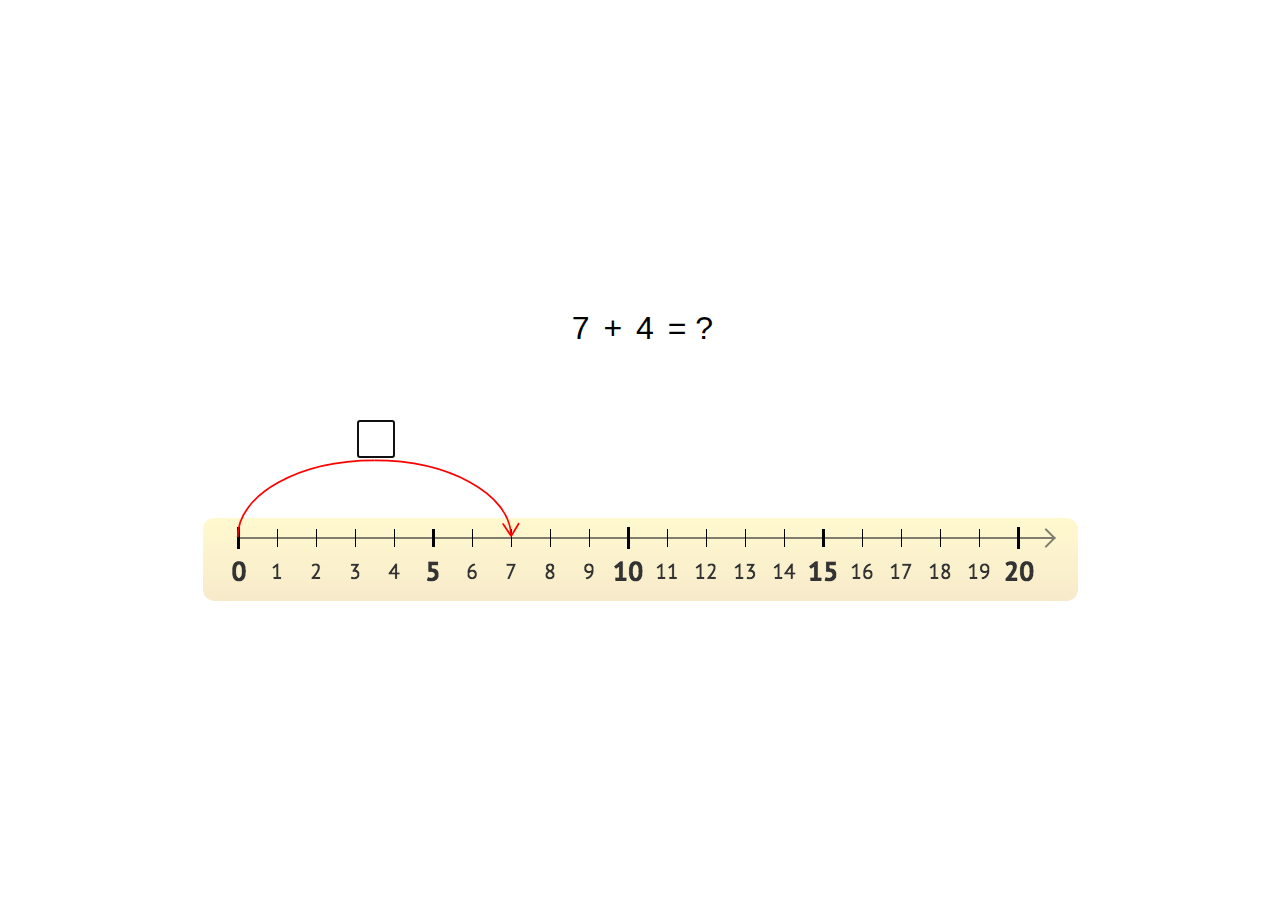
<file: uchi-test/index.html>
<!DOCTYPE html>
<html lang="en">
<head>
	<meta charset="UTF-8">
	<title>Тестовое задание «Ось ­ 2» </title>
	<link rel="stylesheet" href="css/styles.min.css">
</head>
<body>
<div class="wrapper">
	<div class="task">
		<span class="task__a task__span"></span>
		+
		<span class="task__b task__span"></span>
		=
		<span class="task__result">?
		
		</span>
	</div>
	
	<div class="arrows" >
	
	</div>
	
	<div class="axis" style="background-image: url(img/sprite.png);"></div>
</div>
<script src="js/libs.js" type="text/javascript"></script>
<script src="js/scripts.min.js" type="text/javascript"></script>
</body>
</html>
</file>
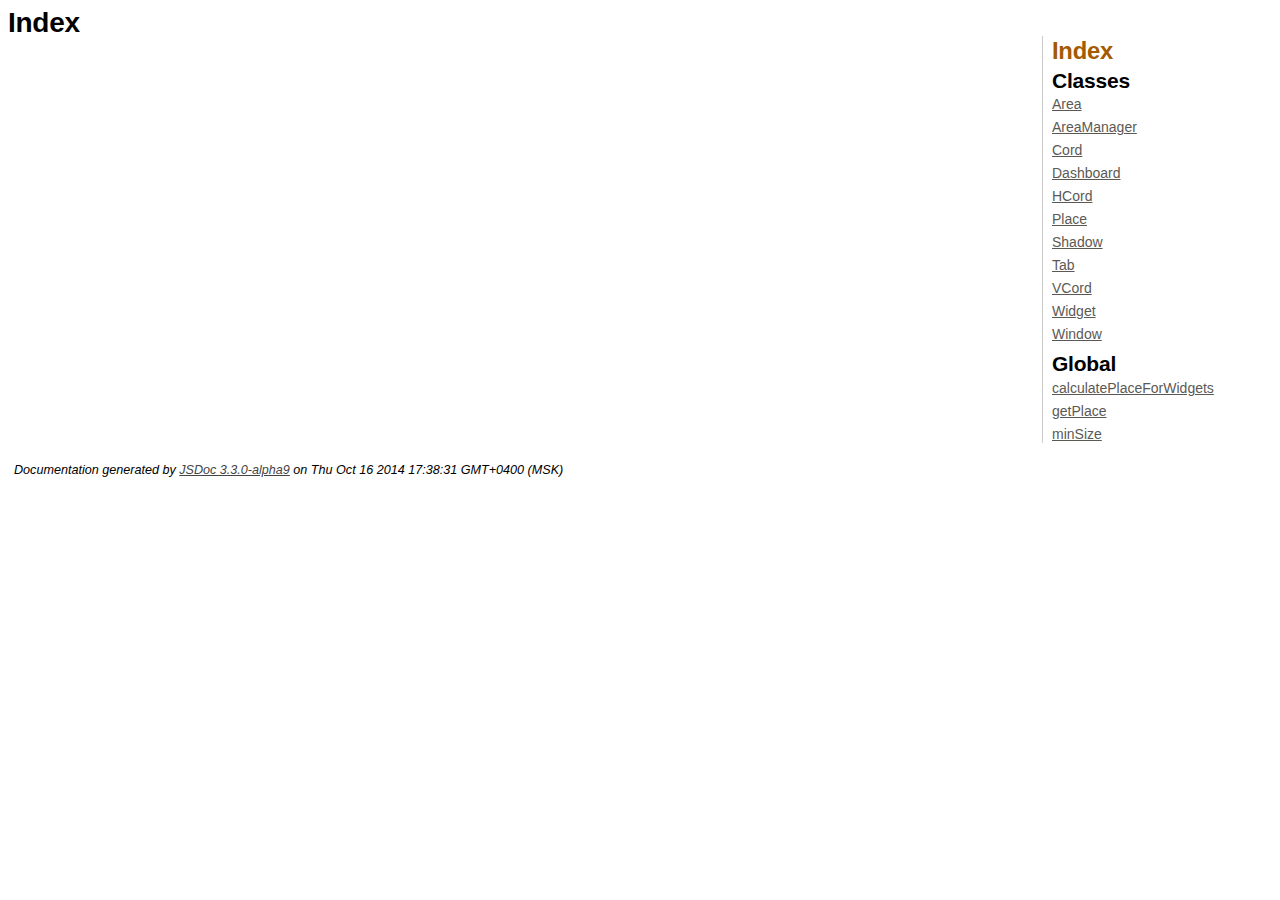
<file: widgetTest/doc/index.html>
<!DOCTYPE html>
<html lang="en">
<head>
    <meta charset="utf-8">
    <title>JSDoc: Index</title>

    <script src="scripts/prettify/prettify.js"> </script>
    <script src="scripts/prettify/lang-css.js"> </script>
    <!--[if lt IE 9]>
      <script src="//html5shiv.googlecode.com/svn/trunk/html5.js"></script>
    <![endif]-->
    <link type="text/css" rel="stylesheet" href="styles/prettify-tomorrow.css">
    <link type="text/css" rel="stylesheet" href="styles/jsdoc-default.css">
</head>

<body>

<div id="main">

    <h1 class="page-title">Index</h1>

    


    


    <h3> </h3>









    









</div>

<nav>
    <h2><a href="index.html">Index</a></h2><h3>Classes</h3><ul><li><a href="Area.html">Area</a></li><li><a href="AreaManager.html">AreaManager</a></li><li><a href="Cord.html">Cord</a></li><li><a href="Dashboard.html">Dashboard</a></li><li><a href="HCord.html">HCord</a></li><li><a href="Place.html">Place</a></li><li><a href="Shadow.html">Shadow</a></li><li><a href="Tab.html">Tab</a></li><li><a href="VCord.html">VCord</a></li><li><a href="Widget.html">Widget</a></li><li><a href="Window.html">Window</a></li></ul><h3>Global</h3><ul><li><a href="global.html#calculatePlaceForWidgets">calculatePlaceForWidgets</a></li><li><a href="global.html#getPlace">getPlace</a></li><li><a href="global.html#minSize">minSize</a></li></ul>
</nav>

<br clear="both">

<footer>
    Documentation generated by <a href="https://github.com/jsdoc3/jsdoc">JSDoc 3.3.0-alpha9</a> on Thu Oct 16 2014 17:38:31 GMT+0400 (MSK)
</footer>

<script> prettyPrint(); </script>
<script src="scripts/linenumber.js"> </script>
</body>
</html>
</file>
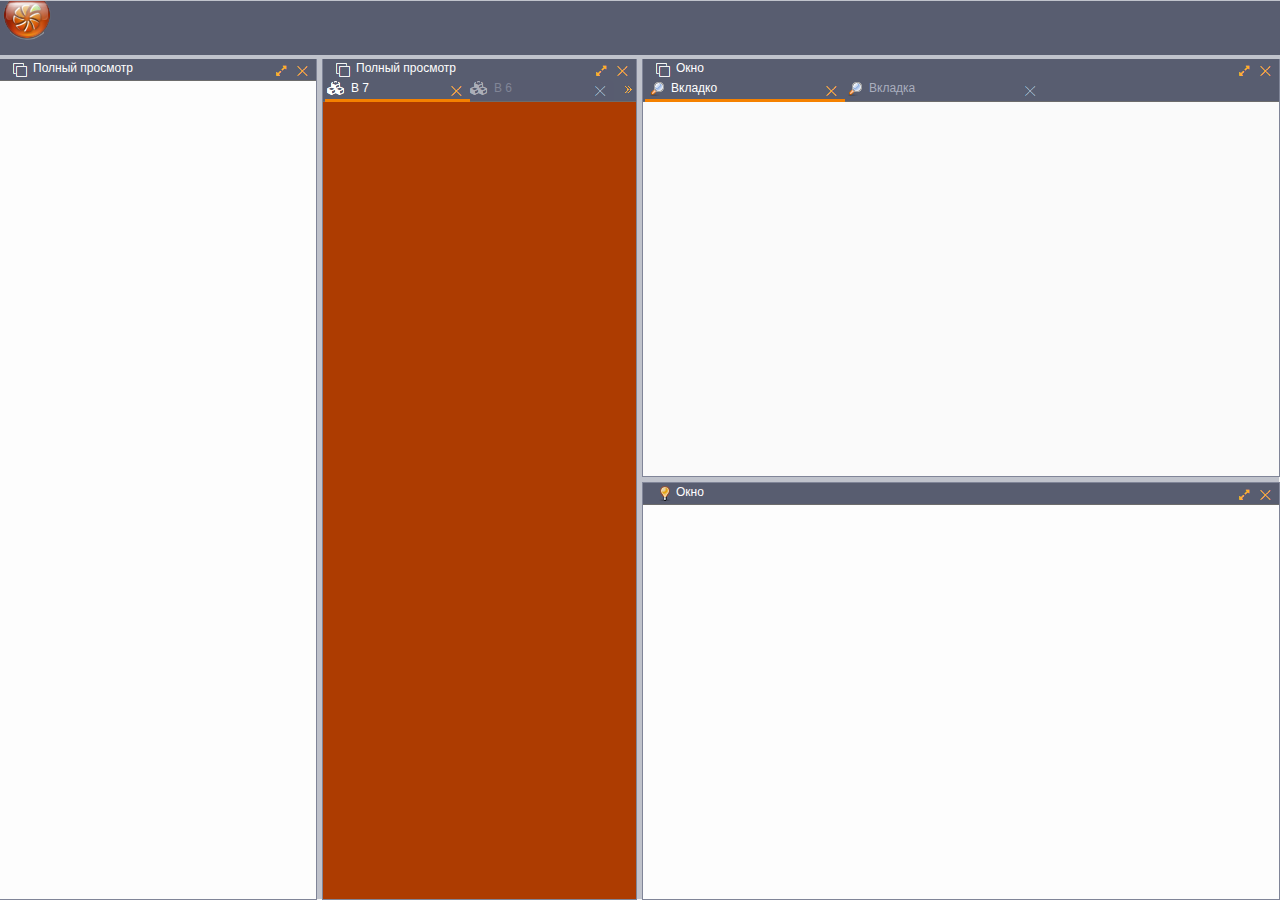
<file: widgetTest/sampleWidget.html>
<!DOCTYPE html>
<html>
<head>
	<title>CIToRUS</title>
	<meta charset="UTF-8">

	<script src="vendor/jquery.js"></script>
	<script src="vendor/lodash.js"></script>

	<script src="dist/citorus.min.js"></script>
	<!--<link rel="stylesheet" type="text/css" href="styles/base/citorus.min.css">-->
	<link rel="stylesheet" type="text/css" href="styles/base/cmenu.css">
	<link rel="stylesheet" type="text/css" href="styles/base/style.css">
	<link rel="stylesheet" type="text/css" href="styles/base/styles.css">

	<script src="widgets/sampleWidget/sampleWidget.js"></script>

</head>
<body>
<div id="plate" class="main"></div>
<div class="header">
	<img id="create" src="images/system/header-logo-1.png">
</div>

<script>
	$(function() {
		// создать первоначальный дэшборд
		window.dash = new Dashboard($('#plate'));

		// создать в нём четыре окна
		dash.areaManager.placeArea({ direction: 'full' }, Window, dash);
		dash.areaManager.placeArea({ direction: 'bottom' }, Window, dash, {icon: 'lamp'});
		dash.areaManager.placeArea({ direction: 'left' }, Window, dash, {title: 'Полный просмотр'});
		dash.areaManager.placeArea({ direction: 'left' }, Window, dash, {title: 'Полный просмотр'});

		// добавить вкладку в первое окно
		dash.areaManager.areas[0].addTab({
			title: 'Вкладко '
			, animate: false
			, opacity: 0.5
			, backgroundColor: 'white'
			
		});

		// в третье окно добавить 8 вкладок
		for (var i = 0; i < 8; i++) {
			dash.areaManager.areas[2].addTab({
				title: 'В  ' + i
				, animate: false
				, icon: 'object'
			});
		}

		$(window).resize(_.debounce(function(){ dash._redraw(); }, 300));

		$('#create').click(function() {
			new CMenu().show([{
				caption: 'Показать основной dash'
				, execute: function() {
					console.log(dash);
				}
			}, {
				caption: 'Новое окно'
				, icon: {type : 'sprite', path : 'sprite-cmenu-all', class : 'cmenu-icon'}
				, execute: function(e) {
					dash.areaManager.add(e, Window);
				}
			}, {
				caption: 'Сериализовать'
				, icon: {type : 'sprite', path : 'sprite-cmenu-post_print', class : 'cmenu-icon'}
				, execute: function() {
					console.log(JSON.stringify(dash.areaManager.toJSON()));
					console.log(dash.areaManager.toJSON());
				}
			}, {
				caption: 'Поменять фон'
				, icon: {type : 'sprite', path : 'sprite-cmenu-util_export', class : 'cmenu-icon'}
				, submenu : [{
					icon: {type : 'sprite', path : 'sprite-cmenu-net', class : 'cmenu-icon'}
					, caption: 'Векторная мадам'
					, execute: function() {
						$('body').css('background-image', 'url("http://blog.perrohunter.com/wp-content/uploads/2010/03/Vector-Girl-vector-girl-1440x900.jpg")');
					}
				}, {
					icon: {type : 'sprite', path : 'sprite-cmenu-result', class : 'cmenu-icon'}
					, caption: 'Нирвана'
					, execute: function() {
						$('body').css('background-image', 'url("http://static.tumblr.com/zzdsgce/mKFm0bdvk/178701_papel-de-parede-nirvana--178701_1600x1200.jpg")');
					}
				}, {
					icon: {type : 'sprite', path : 'sprite-cmenu-ru', class : 'cmenu-icon'}
					, caption: 'Сочи'
					, execute: function() {
						$('body').css('background-image', 'url("http://scenery-wallpapers.com/walls/russia_sochi_night_view_russian_wallpaper-normal5.4.jpg")');
					}
				}]
			}/*, {
			 caption: 'Caption1'
			 , icon: {type : 'img', path : './images/arrow_right.png', class : 'cmenu-icon'}
			 , disabled: false
			 , execute : function() {alert('Caption1');}
			 , submenu : [{
			 caption: 'Caption11'
			 , icon: {type : 'img', path : './images/arrow_right.png', class : 'cmenu-icon'}
			 , submenu : [{
			 caption: 'Caption111'
			 , icon: {type : 'img', path : './images/arrow_right.png', class : 'cmenu-icon'}
			 , disabled: true
			 ,execute : function() {alert('Caption111');}
			 }]
			 }]
			 }, {
			 caption: 'Caption2'
			 , icon: {type : 'img', path : './images/arrow_right.png', class : 'cmenu-icon'}
			 , disabled: true
			 , submenu : [{
			 caption: 'Caption21'
			 , icon: {type : 'img', path : './images/arrow_right.png', class : 'cmenu-icon'}
			 , disabled: true
			 }]
			 },{
			 caption: 'Caption3'
			 , icon: {type : 'img', path : './images/arrow_right.png', class : 'cmenu-icon'}
			 , submenu : [{
			 caption: 'Inner caption'
			 , type: 'checkbox'
			 , icon: {type : 'img', path : './images/arrow_right.png', class : 'cmenu-icon'}
			 , check : false
			 }]
			 }*/], this);
		});
	});
</script>
</body>
</html>
</file>
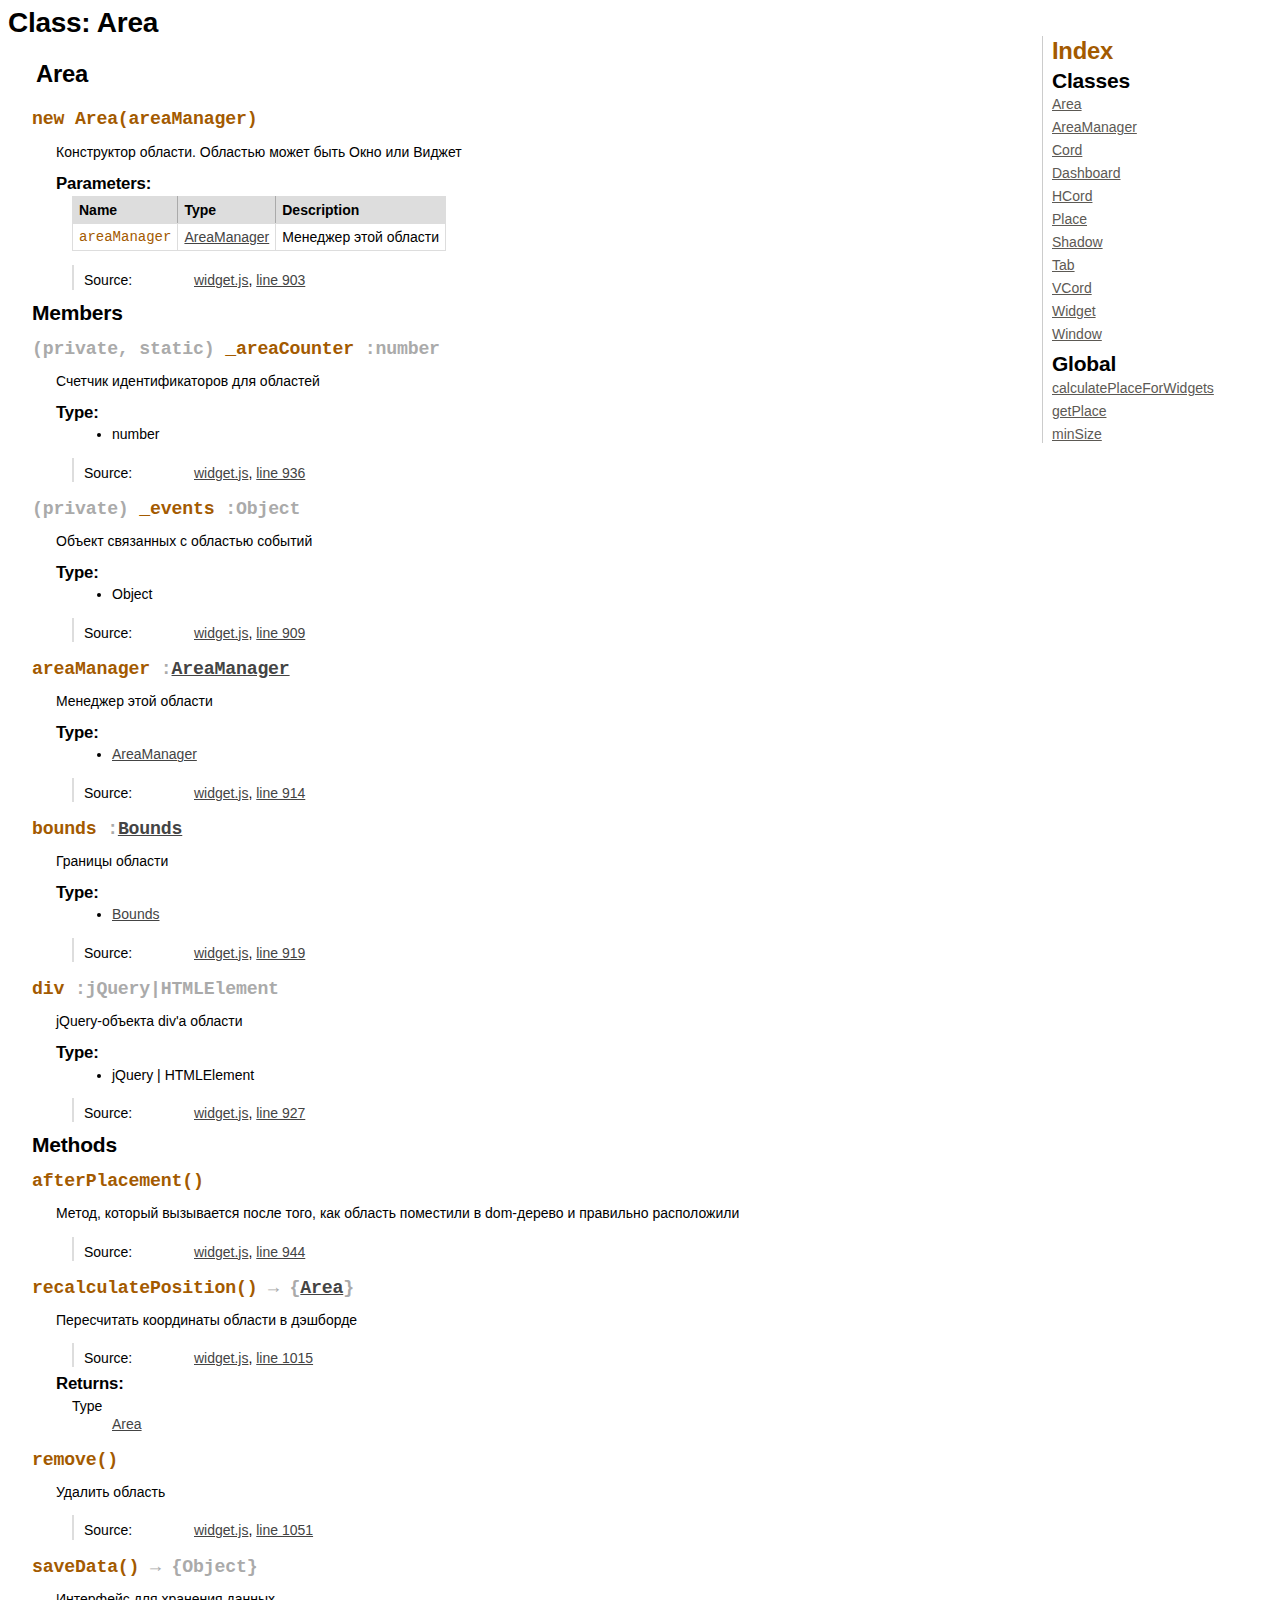
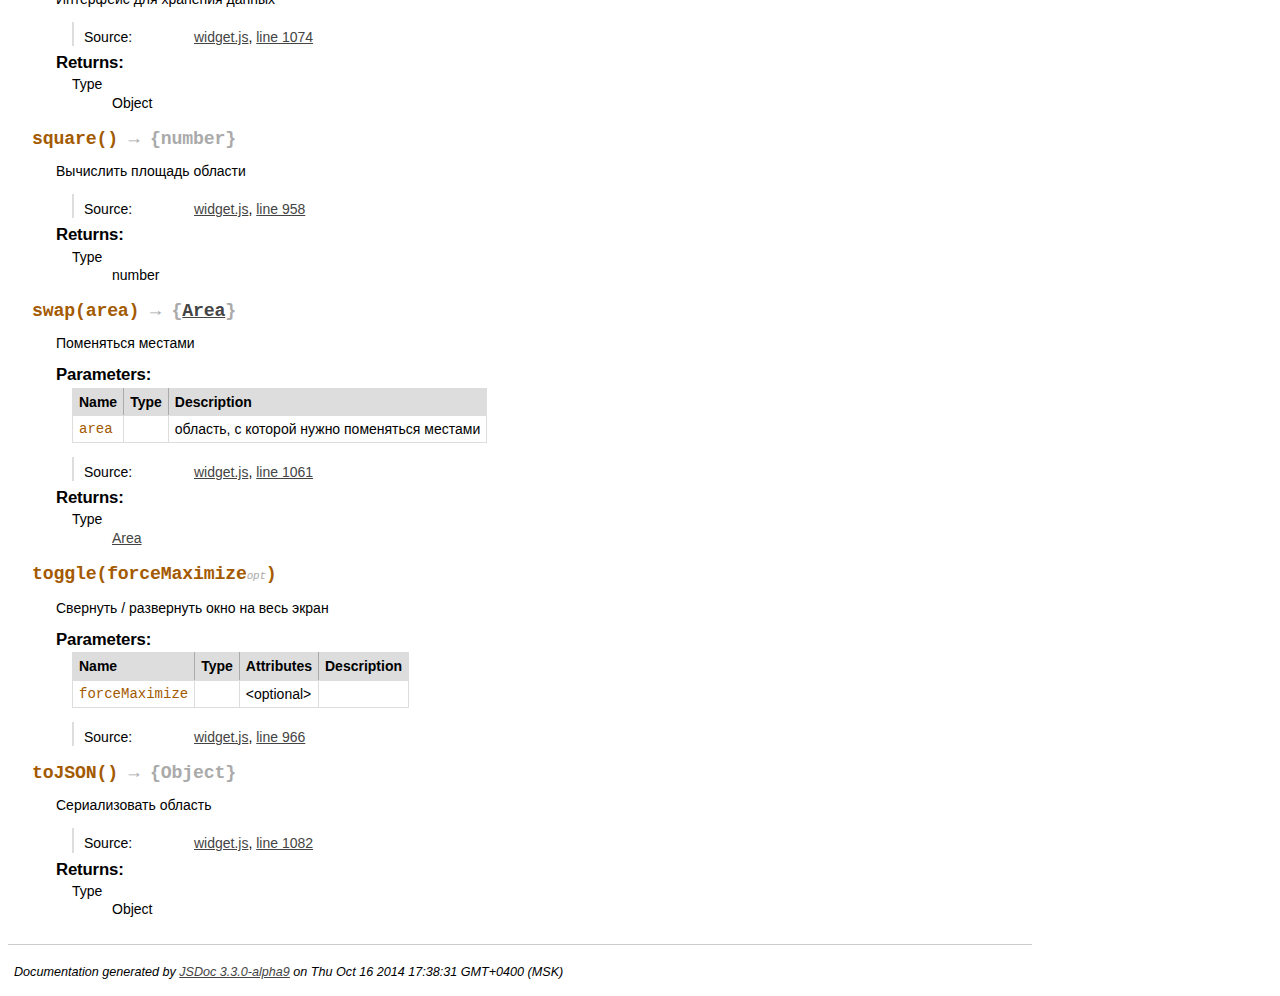
<file: widgetTest/doc/Area.html>
<!DOCTYPE html>
<html lang="en">
<head>
    <meta charset="utf-8">
    <title>JSDoc: Class: Area</title>

    <script src="scripts/prettify/prettify.js"> </script>
    <script src="scripts/prettify/lang-css.js"> </script>
    <!--[if lt IE 9]>
      <script src="//html5shiv.googlecode.com/svn/trunk/html5.js"></script>
    <![endif]-->
    <link type="text/css" rel="stylesheet" href="styles/prettify-tomorrow.css">
    <link type="text/css" rel="stylesheet" href="styles/jsdoc-default.css">
</head>

<body>

<div id="main">

    <h1 class="page-title">Class: Area</h1>

    



<section>

<header>
    <h2>
    Area
    </h2>
    
</header>

<article>
    <div class="container-overview">
    

    
        
<dt>
    <h4 class="name" id="Area"><span class="type-signature"></span>new Area<span class="signature">(areaManager)</span><span class="type-signature"></span></h4>

    
</dt>
<dd>

    
    <div class="description">
        Конструктор области. Областью может быть Окно или Виджет
    </div>
    

    

    

    
        <h5>Parameters:</h5>
        

<table class="params">
    <thead>
    <tr>
        
        <th>Name</th>
        

        <th>Type</th>

        

        

        <th class="last">Description</th>
    </tr>
    </thead>

    <tbody>
    

        <tr>
            
                <td class="name"><code>areaManager</code></td>
            

            <td class="type">
            
                
<span class="param-type"><a href="AreaManager.html">AreaManager</a></span>


            
            </td>

            

            

            <td class="description last">Менеджер этой области</td>
        </tr>

    
    </tbody>
</table>
    

    
<dl class="details">
    

    

    

    

    

    

    

    

    

    
    <dt class="tag-source">Source:</dt>
    <dd class="tag-source"><ul class="dummy"><li>
        <a href="widget.js.html">widget.js</a>, <a href="widget.js.html#line903">line 903</a>
    </li></ul></dd>
    

    

    

    
</dl>


    

    

    

    

    

    

    
</dd>

    
    </div>

    

    

    

    

     

    

    
        <h3 class="subsection-title">Members</h3>

        <dl>
            
<dt>
    <h4 class="name" id="_areaCounter"><span class="type-signature">(private, static) </span>_areaCounter<span class="type-signature"> :number</span></h4>

    
</dt>
<dd>
    
    <div class="description">
        Счетчик идентификаторов для областей
    </div>
    

    
        <h5>Type:</h5>
        <ul>
            <li>
                
<span class="param-type">number</span>


            </li>
        </ul>
    

    
<dl class="details">
    

    

    

    

    

    

    

    

    

    
    <dt class="tag-source">Source:</dt>
    <dd class="tag-source"><ul class="dummy"><li>
        <a href="widget.js.html">widget.js</a>, <a href="widget.js.html#line936">line 936</a>
    </li></ul></dd>
    

    

    

    
</dl>


    

    
</dd>

        
            
<dt>
    <h4 class="name" id="_events"><span class="type-signature">(private) </span>_events<span class="type-signature"> :Object</span></h4>

    
</dt>
<dd>
    
    <div class="description">
        Объект связанных с областью событий
    </div>
    

    
        <h5>Type:</h5>
        <ul>
            <li>
                
<span class="param-type">Object</span>


            </li>
        </ul>
    

    
<dl class="details">
    

    

    

    

    

    

    

    

    

    
    <dt class="tag-source">Source:</dt>
    <dd class="tag-source"><ul class="dummy"><li>
        <a href="widget.js.html">widget.js</a>, <a href="widget.js.html#line909">line 909</a>
    </li></ul></dd>
    

    

    

    
</dl>


    

    
</dd>

        
            
<dt>
    <h4 class="name" id="areaManager"><span class="type-signature"></span>areaManager<span class="type-signature"> :<a href="AreaManager.html">AreaManager</a></span></h4>

    
</dt>
<dd>
    
    <div class="description">
        Менеджер этой области
    </div>
    

    
        <h5>Type:</h5>
        <ul>
            <li>
                
<span class="param-type"><a href="AreaManager.html">AreaManager</a></span>


            </li>
        </ul>
    

    
<dl class="details">
    

    

    

    

    

    

    

    

    

    
    <dt class="tag-source">Source:</dt>
    <dd class="tag-source"><ul class="dummy"><li>
        <a href="widget.js.html">widget.js</a>, <a href="widget.js.html#line914">line 914</a>
    </li></ul></dd>
    

    

    

    
</dl>


    

    
</dd>

        
            
<dt>
    <h4 class="name" id="bounds"><span class="type-signature"></span>bounds<span class="type-signature"> :<a href="global.html#Bounds">Bounds</a></span></h4>

    
</dt>
<dd>
    
    <div class="description">
        Границы области
    </div>
    

    
        <h5>Type:</h5>
        <ul>
            <li>
                
<span class="param-type"><a href="global.html#Bounds">Bounds</a></span>


            </li>
        </ul>
    

    
<dl class="details">
    

    

    

    

    

    

    

    

    

    
    <dt class="tag-source">Source:</dt>
    <dd class="tag-source"><ul class="dummy"><li>
        <a href="widget.js.html">widget.js</a>, <a href="widget.js.html#line919">line 919</a>
    </li></ul></dd>
    

    

    

    
</dl>


    

    
</dd>

        
            
<dt>
    <h4 class="name" id="div"><span class="type-signature"></span>div<span class="type-signature"> :jQuery|HTMLElement</span></h4>

    
</dt>
<dd>
    
    <div class="description">
        jQuery-объекта div'а области
    </div>
    

    
        <h5>Type:</h5>
        <ul>
            <li>
                
<span class="param-type">jQuery</span>
|

<span class="param-type">HTMLElement</span>


            </li>
        </ul>
    

    
<dl class="details">
    

    

    

    

    

    

    

    

    

    
    <dt class="tag-source">Source:</dt>
    <dd class="tag-source"><ul class="dummy"><li>
        <a href="widget.js.html">widget.js</a>, <a href="widget.js.html#line927">line 927</a>
    </li></ul></dd>
    

    

    

    
</dl>


    

    
</dd>

        </dl>
    

    
        <h3 class="subsection-title">Methods</h3>

        <dl>
            
<dt>
    <h4 class="name" id="afterPlacement"><span class="type-signature"></span>afterPlacement<span class="signature">()</span><span class="type-signature"></span></h4>

    
</dt>
<dd>

    
    <div class="description">
        Метод, который вызывается после того, как область поместили в dom-дерево и правильно расположили
    </div>
    

    

    

    

    
<dl class="details">
    

    

    

    

    

    

    

    

    

    
    <dt class="tag-source">Source:</dt>
    <dd class="tag-source"><ul class="dummy"><li>
        <a href="widget.js.html">widget.js</a>, <a href="widget.js.html#line944">line 944</a>
    </li></ul></dd>
    

    

    

    
</dl>


    

    

    

    

    

    

    
</dd>

        
            
<dt>
    <h4 class="name" id="recalculatePosition"><span class="type-signature"></span>recalculatePosition<span class="signature">()</span><span class="type-signature"> &rarr; {<a href="Area.html">Area</a>}</span></h4>

    
</dt>
<dd>

    
    <div class="description">
        Пересчитать координаты области в дэшборде
    </div>
    

    

    

    

    
<dl class="details">
    

    

    

    

    

    

    

    

    

    
    <dt class="tag-source">Source:</dt>
    <dd class="tag-source"><ul class="dummy"><li>
        <a href="widget.js.html">widget.js</a>, <a href="widget.js.html#line1015">line 1015</a>
    </li></ul></dd>
    

    

    

    
</dl>


    

    

    

    

    

    
    <h5>Returns:</h5>
    
            


<dl>
    <dt>
        Type
    </dt>
    <dd>
        
<span class="param-type"><a href="Area.html">Area</a></span>


    </dd>
</dl>

        

    
</dd>

        
            
<dt>
    <h4 class="name" id="remove"><span class="type-signature"></span>remove<span class="signature">()</span><span class="type-signature"></span></h4>

    
</dt>
<dd>

    
    <div class="description">
        Удалить область
    </div>
    

    

    

    

    
<dl class="details">
    

    

    

    

    

    

    

    

    

    
    <dt class="tag-source">Source:</dt>
    <dd class="tag-source"><ul class="dummy"><li>
        <a href="widget.js.html">widget.js</a>, <a href="widget.js.html#line1051">line 1051</a>
    </li></ul></dd>
    

    

    

    
</dl>


    

    

    

    

    

    

    
</dd>

        
            
<dt>
    <h4 class="name" id="saveData"><span class="type-signature"></span>saveData<span class="signature">()</span><span class="type-signature"> &rarr; {Object}</span></h4>

    
</dt>
<dd>

    
    <div class="description">
        Интерфейс для хранения данных
    </div>
    

    

    

    

    
<dl class="details">
    

    

    

    

    

    

    

    

    

    
    <dt class="tag-source">Source:</dt>
    <dd class="tag-source"><ul class="dummy"><li>
        <a href="widget.js.html">widget.js</a>, <a href="widget.js.html#line1074">line 1074</a>
    </li></ul></dd>
    

    

    

    
</dl>


    

    

    

    

    

    
    <h5>Returns:</h5>
    
            


<dl>
    <dt>
        Type
    </dt>
    <dd>
        
<span class="param-type">Object</span>


    </dd>
</dl>

        

    
</dd>

        
            
<dt>
    <h4 class="name" id="square"><span class="type-signature"></span>square<span class="signature">()</span><span class="type-signature"> &rarr; {number}</span></h4>

    
</dt>
<dd>

    
    <div class="description">
        Вычислить площадь области
    </div>
    

    

    

    

    
<dl class="details">
    

    

    

    

    

    

    

    

    

    
    <dt class="tag-source">Source:</dt>
    <dd class="tag-source"><ul class="dummy"><li>
        <a href="widget.js.html">widget.js</a>, <a href="widget.js.html#line958">line 958</a>
    </li></ul></dd>
    

    

    

    
</dl>


    

    

    

    

    

    
    <h5>Returns:</h5>
    
            


<dl>
    <dt>
        Type
    </dt>
    <dd>
        
<span class="param-type">number</span>


    </dd>
</dl>

        

    
</dd>

        
            
<dt>
    <h4 class="name" id="swap"><span class="type-signature"></span>swap<span class="signature">(area)</span><span class="type-signature"> &rarr; {<a href="Area.html">Area</a>}</span></h4>

    
</dt>
<dd>

    
    <div class="description">
        Поменяться местами
    </div>
    

    

    

    
        <h5>Parameters:</h5>
        

<table class="params">
    <thead>
    <tr>
        
        <th>Name</th>
        

        <th>Type</th>

        

        

        <th class="last">Description</th>
    </tr>
    </thead>

    <tbody>
    

        <tr>
            
                <td class="name"><code>area</code></td>
            

            <td class="type">
            
            </td>

            

            

            <td class="description last">область, с которой нужно поменяться местами</td>
        </tr>

    
    </tbody>
</table>
    

    
<dl class="details">
    

    

    

    

    

    

    

    

    

    
    <dt class="tag-source">Source:</dt>
    <dd class="tag-source"><ul class="dummy"><li>
        <a href="widget.js.html">widget.js</a>, <a href="widget.js.html#line1061">line 1061</a>
    </li></ul></dd>
    

    

    

    
</dl>


    

    

    

    

    

    
    <h5>Returns:</h5>
    
            


<dl>
    <dt>
        Type
    </dt>
    <dd>
        
<span class="param-type"><a href="Area.html">Area</a></span>


    </dd>
</dl>

        

    
</dd>

        
            
<dt>
    <h4 class="name" id="toggle"><span class="type-signature"></span>toggle<span class="signature">(forceMaximize<span class="signature-attributes">opt</span>)</span><span class="type-signature"></span></h4>

    
</dt>
<dd>

    
    <div class="description">
        Свернуть / развернуть окно на весь экран
    </div>
    

    

    

    
        <h5>Parameters:</h5>
        

<table class="params">
    <thead>
    <tr>
        
        <th>Name</th>
        

        <th>Type</th>

        
        <th>Attributes</th>
        

        

        <th class="last">Description</th>
    </tr>
    </thead>

    <tbody>
    

        <tr>
            
                <td class="name"><code>forceMaximize</code></td>
            

            <td class="type">
            
            </td>

            
                <td class="attributes">
                
                    &lt;optional><br>
                

                

                
                </td>
            

            

            <td class="description last"></td>
        </tr>

    
    </tbody>
</table>
    

    
<dl class="details">
    

    

    

    

    

    

    

    

    

    
    <dt class="tag-source">Source:</dt>
    <dd class="tag-source"><ul class="dummy"><li>
        <a href="widget.js.html">widget.js</a>, <a href="widget.js.html#line966">line 966</a>
    </li></ul></dd>
    

    

    

    
</dl>


    

    

    

    

    

    

    
</dd>

        
            
<dt>
    <h4 class="name" id="toJSON"><span class="type-signature"></span>toJSON<span class="signature">()</span><span class="type-signature"> &rarr; {Object}</span></h4>

    
</dt>
<dd>

    
    <div class="description">
        Сериализовать область
    </div>
    

    

    

    

    
<dl class="details">
    

    

    

    

    

    

    

    

    

    
    <dt class="tag-source">Source:</dt>
    <dd class="tag-source"><ul class="dummy"><li>
        <a href="widget.js.html">widget.js</a>, <a href="widget.js.html#line1082">line 1082</a>
    </li></ul></dd>
    

    

    

    
</dl>


    

    

    

    

    

    
    <h5>Returns:</h5>
    
            


<dl>
    <dt>
        Type
    </dt>
    <dd>
        
<span class="param-type">Object</span>


    </dd>
</dl>

        

    
</dd>

        </dl>
    

    

    
</article>

</section>




</div>

<nav>
    <h2><a href="index.html">Index</a></h2><h3>Classes</h3><ul><li><a href="Area.html">Area</a></li><li><a href="AreaManager.html">AreaManager</a></li><li><a href="Cord.html">Cord</a></li><li><a href="Dashboard.html">Dashboard</a></li><li><a href="HCord.html">HCord</a></li><li><a href="Place.html">Place</a></li><li><a href="Shadow.html">Shadow</a></li><li><a href="Tab.html">Tab</a></li><li><a href="VCord.html">VCord</a></li><li><a href="Widget.html">Widget</a></li><li><a href="Window.html">Window</a></li></ul><h3>Global</h3><ul><li><a href="global.html#calculatePlaceForWidgets">calculatePlaceForWidgets</a></li><li><a href="global.html#getPlace">getPlace</a></li><li><a href="global.html#minSize">minSize</a></li></ul>
</nav>

<br clear="both">

<footer>
    Documentation generated by <a href="https://github.com/jsdoc3/jsdoc">JSDoc 3.3.0-alpha9</a> on Thu Oct 16 2014 17:38:31 GMT+0400 (MSK)
</footer>

<script> prettyPrint(); </script>
<script src="scripts/linenumber.js"> </script>
</body>
</html>
</file>
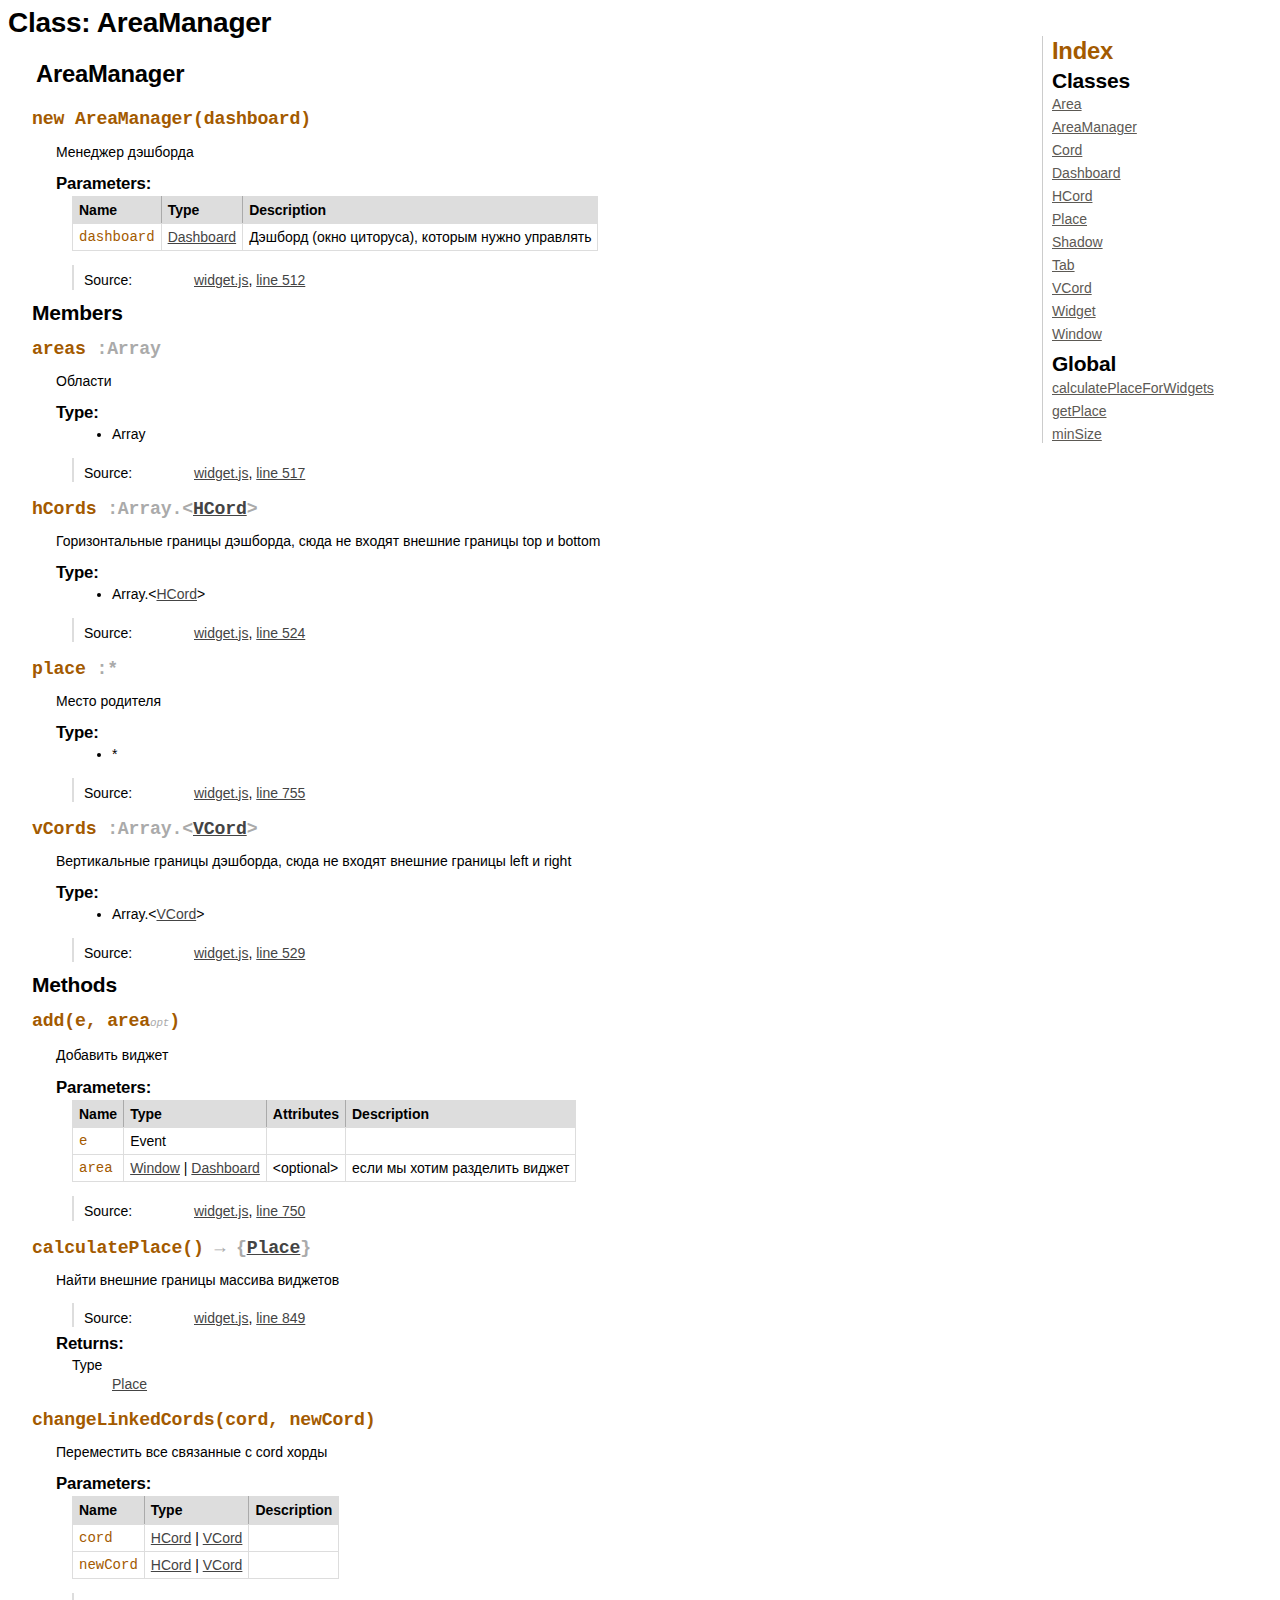
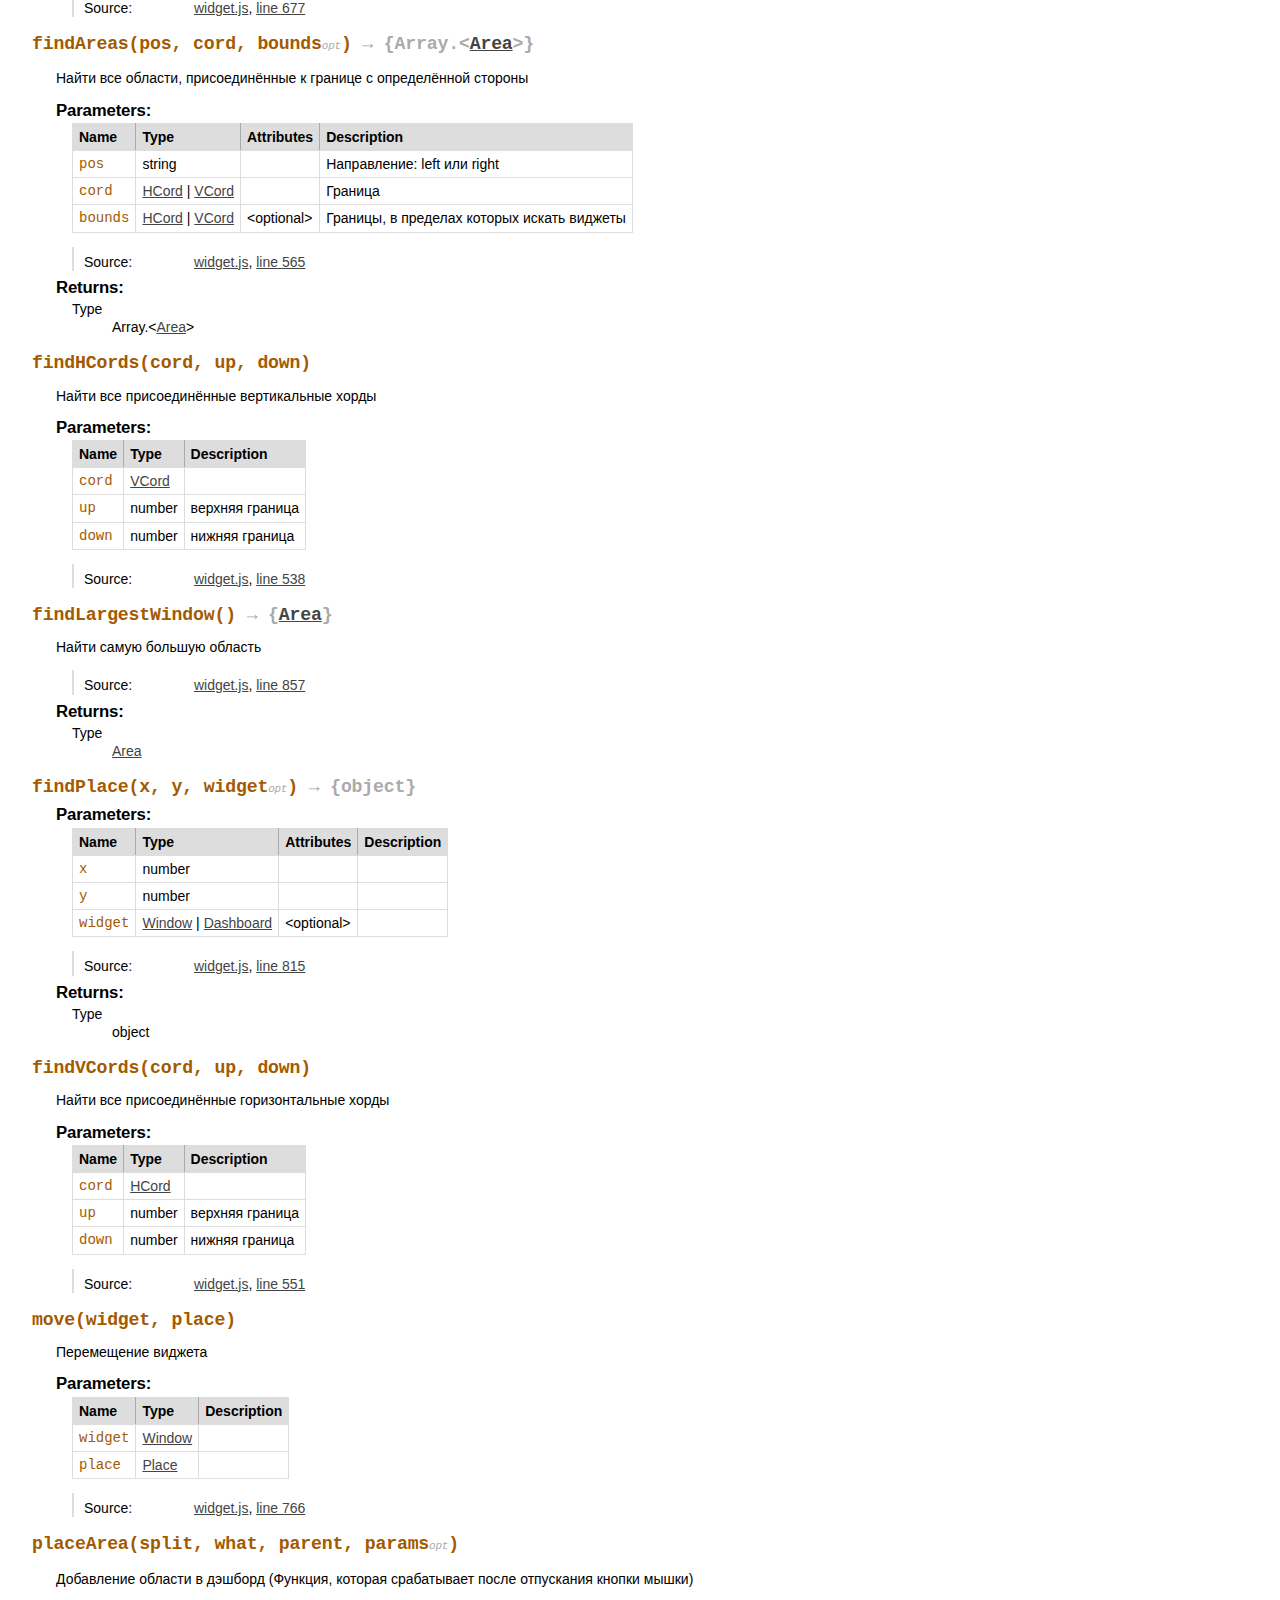
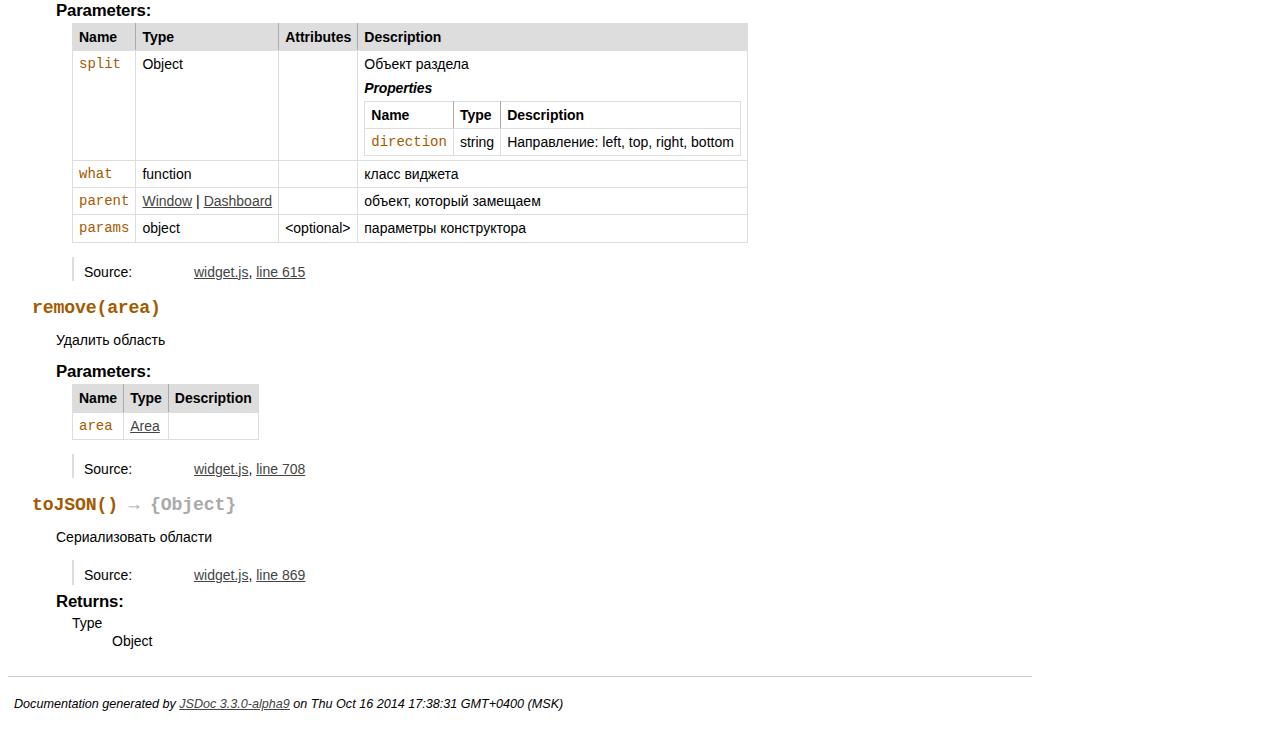
<file: widgetTest/doc/AreaManager.html>
<!DOCTYPE html>
<html lang="en">
<head>
    <meta charset="utf-8">
    <title>JSDoc: Class: AreaManager</title>

    <script src="scripts/prettify/prettify.js"> </script>
    <script src="scripts/prettify/lang-css.js"> </script>
    <!--[if lt IE 9]>
      <script src="//html5shiv.googlecode.com/svn/trunk/html5.js"></script>
    <![endif]-->
    <link type="text/css" rel="stylesheet" href="styles/prettify-tomorrow.css">
    <link type="text/css" rel="stylesheet" href="styles/jsdoc-default.css">
</head>

<body>

<div id="main">

    <h1 class="page-title">Class: AreaManager</h1>

    



<section>

<header>
    <h2>
    AreaManager
    </h2>
    
</header>

<article>
    <div class="container-overview">
    

    
        
<dt>
    <h4 class="name" id="AreaManager"><span class="type-signature"></span>new AreaManager<span class="signature">(dashboard)</span><span class="type-signature"></span></h4>

    
</dt>
<dd>

    
    <div class="description">
        Менеджер дэшборда
    </div>
    

    

    

    
        <h5>Parameters:</h5>
        

<table class="params">
    <thead>
    <tr>
        
        <th>Name</th>
        

        <th>Type</th>

        

        

        <th class="last">Description</th>
    </tr>
    </thead>

    <tbody>
    

        <tr>
            
                <td class="name"><code>dashboard</code></td>
            

            <td class="type">
            
                
<span class="param-type"><a href="Dashboard.html">Dashboard</a></span>


            
            </td>

            

            

            <td class="description last">Дэшборд (окно циторуса), которым нужно управлять</td>
        </tr>

    
    </tbody>
</table>
    

    
<dl class="details">
    

    

    

    

    

    

    

    

    

    
    <dt class="tag-source">Source:</dt>
    <dd class="tag-source"><ul class="dummy"><li>
        <a href="widget.js.html">widget.js</a>, <a href="widget.js.html#line512">line 512</a>
    </li></ul></dd>
    

    

    

    
</dl>


    

    

    

    

    

    

    
</dd>

    
    </div>

    

    

    

    

     

    

    
        <h3 class="subsection-title">Members</h3>

        <dl>
            
<dt>
    <h4 class="name" id="areas"><span class="type-signature"></span>areas<span class="type-signature"> :Array</span></h4>

    
</dt>
<dd>
    
    <div class="description">
        Области
    </div>
    

    
        <h5>Type:</h5>
        <ul>
            <li>
                
<span class="param-type">Array</span>


            </li>
        </ul>
    

    
<dl class="details">
    

    

    

    

    

    

    

    

    

    
    <dt class="tag-source">Source:</dt>
    <dd class="tag-source"><ul class="dummy"><li>
        <a href="widget.js.html">widget.js</a>, <a href="widget.js.html#line517">line 517</a>
    </li></ul></dd>
    

    

    

    
</dl>


    

    
</dd>

        
            
<dt>
    <h4 class="name" id="hCords"><span class="type-signature"></span>hCords<span class="type-signature"> :Array.&lt;<a href="HCord.html">HCord</a>></span></h4>

    
</dt>
<dd>
    
    <div class="description">
        Горизонтальные границы дэшборда, сюда не входят внешние границы top и bottom
    </div>
    

    
        <h5>Type:</h5>
        <ul>
            <li>
                
<span class="param-type">Array.&lt;<a href="HCord.html">HCord</a>></span>


            </li>
        </ul>
    

    
<dl class="details">
    

    

    

    

    

    

    

    

    

    
    <dt class="tag-source">Source:</dt>
    <dd class="tag-source"><ul class="dummy"><li>
        <a href="widget.js.html">widget.js</a>, <a href="widget.js.html#line524">line 524</a>
    </li></ul></dd>
    

    

    

    
</dl>


    

    
</dd>

        
            
<dt>
    <h4 class="name" id="place"><span class="type-signature"></span>place<span class="type-signature"> :*</span></h4>

    
</dt>
<dd>
    
    <div class="description">
        Место родителя
    </div>
    

    
        <h5>Type:</h5>
        <ul>
            <li>
                
<span class="param-type">*</span>


            </li>
        </ul>
    

    
<dl class="details">
    

    

    

    

    

    

    

    

    

    
    <dt class="tag-source">Source:</dt>
    <dd class="tag-source"><ul class="dummy"><li>
        <a href="widget.js.html">widget.js</a>, <a href="widget.js.html#line755">line 755</a>
    </li></ul></dd>
    

    

    

    
</dl>


    

    
</dd>

        
            
<dt>
    <h4 class="name" id="vCords"><span class="type-signature"></span>vCords<span class="type-signature"> :Array.&lt;<a href="VCord.html">VCord</a>></span></h4>

    
</dt>
<dd>
    
    <div class="description">
        Вертикальные границы дэшборда, сюда не входят внешние границы left и right
    </div>
    

    
        <h5>Type:</h5>
        <ul>
            <li>
                
<span class="param-type">Array.&lt;<a href="VCord.html">VCord</a>></span>


            </li>
        </ul>
    

    
<dl class="details">
    

    

    

    

    

    

    

    

    

    
    <dt class="tag-source">Source:</dt>
    <dd class="tag-source"><ul class="dummy"><li>
        <a href="widget.js.html">widget.js</a>, <a href="widget.js.html#line529">line 529</a>
    </li></ul></dd>
    

    

    

    
</dl>


    

    
</dd>

        </dl>
    

    
        <h3 class="subsection-title">Methods</h3>

        <dl>
            
<dt>
    <h4 class="name" id="add"><span class="type-signature"></span>add<span class="signature">(e, area<span class="signature-attributes">opt</span>)</span><span class="type-signature"></span></h4>

    
</dt>
<dd>

    
    <div class="description">
        Добавить виджет
    </div>
    

    

    

    
        <h5>Parameters:</h5>
        

<table class="params">
    <thead>
    <tr>
        
        <th>Name</th>
        

        <th>Type</th>

        
        <th>Attributes</th>
        

        

        <th class="last">Description</th>
    </tr>
    </thead>

    <tbody>
    

        <tr>
            
                <td class="name"><code>e</code></td>
            

            <td class="type">
            
                
<span class="param-type">Event</span>


            
            </td>

            
                <td class="attributes">
                

                

                
                </td>
            

            

            <td class="description last"></td>
        </tr>

    

        <tr>
            
                <td class="name"><code>area</code></td>
            

            <td class="type">
            
                
<span class="param-type"><a href="Window.html">Window</a></span>
|

<span class="param-type"><a href="Dashboard.html">Dashboard</a></span>


            
            </td>

            
                <td class="attributes">
                
                    &lt;optional><br>
                

                

                
                </td>
            

            

            <td class="description last">если мы хотим разделить виджет</td>
        </tr>

    
    </tbody>
</table>
    

    
<dl class="details">
    

    

    

    

    

    

    

    

    

    
    <dt class="tag-source">Source:</dt>
    <dd class="tag-source"><ul class="dummy"><li>
        <a href="widget.js.html">widget.js</a>, <a href="widget.js.html#line750">line 750</a>
    </li></ul></dd>
    

    

    

    
</dl>


    

    

    

    

    

    

    
</dd>

        
            
<dt>
    <h4 class="name" id="calculatePlace"><span class="type-signature"></span>calculatePlace<span class="signature">()</span><span class="type-signature"> &rarr; {<a href="Place.html">Place</a>}</span></h4>

    
</dt>
<dd>

    
    <div class="description">
        Найти внешние границы массива виджетов
    </div>
    

    

    

    

    
<dl class="details">
    

    

    

    

    

    

    

    

    

    
    <dt class="tag-source">Source:</dt>
    <dd class="tag-source"><ul class="dummy"><li>
        <a href="widget.js.html">widget.js</a>, <a href="widget.js.html#line849">line 849</a>
    </li></ul></dd>
    

    

    

    
</dl>


    

    

    

    

    

    
    <h5>Returns:</h5>
    
            


<dl>
    <dt>
        Type
    </dt>
    <dd>
        
<span class="param-type"><a href="Place.html">Place</a></span>


    </dd>
</dl>

        

    
</dd>

        
            
<dt>
    <h4 class="name" id="changeLinkedCords"><span class="type-signature"></span>changeLinkedCords<span class="signature">(cord, newCord)</span><span class="type-signature"></span></h4>

    
</dt>
<dd>

    
    <div class="description">
        Переместить все связанные с cord хорды
    </div>
    

    

    

    
        <h5>Parameters:</h5>
        

<table class="params">
    <thead>
    <tr>
        
        <th>Name</th>
        

        <th>Type</th>

        

        

        <th class="last">Description</th>
    </tr>
    </thead>

    <tbody>
    

        <tr>
            
                <td class="name"><code>cord</code></td>
            

            <td class="type">
            
                
<span class="param-type"><a href="HCord.html">HCord</a></span>
|

<span class="param-type"><a href="VCord.html">VCord</a></span>


            
            </td>

            

            

            <td class="description last"></td>
        </tr>

    

        <tr>
            
                <td class="name"><code>newCord</code></td>
            

            <td class="type">
            
                
<span class="param-type"><a href="HCord.html">HCord</a></span>
|

<span class="param-type"><a href="VCord.html">VCord</a></span>


            
            </td>

            

            

            <td class="description last"></td>
        </tr>

    
    </tbody>
</table>
    

    
<dl class="details">
    

    

    

    

    

    

    

    

    

    
    <dt class="tag-source">Source:</dt>
    <dd class="tag-source"><ul class="dummy"><li>
        <a href="widget.js.html">widget.js</a>, <a href="widget.js.html#line677">line 677</a>
    </li></ul></dd>
    

    

    

    
</dl>


    

    

    

    

    

    

    
</dd>

        
            
<dt>
    <h4 class="name" id="findAreas"><span class="type-signature"></span>findAreas<span class="signature">(pos, cord, bounds<span class="signature-attributes">opt</span>)</span><span class="type-signature"> &rarr; {Array.&lt;<a href="Area.html">Area</a>>}</span></h4>

    
</dt>
<dd>

    
    <div class="description">
        Найти все области, присоединённые к границе с определённой стороны
    </div>
    

    

    

    
        <h5>Parameters:</h5>
        

<table class="params">
    <thead>
    <tr>
        
        <th>Name</th>
        

        <th>Type</th>

        
        <th>Attributes</th>
        

        

        <th class="last">Description</th>
    </tr>
    </thead>

    <tbody>
    

        <tr>
            
                <td class="name"><code>pos</code></td>
            

            <td class="type">
            
                
<span class="param-type">string</span>


            
            </td>

            
                <td class="attributes">
                

                

                
                </td>
            

            

            <td class="description last">Направление: left или right</td>
        </tr>

    

        <tr>
            
                <td class="name"><code>cord</code></td>
            

            <td class="type">
            
                
<span class="param-type"><a href="HCord.html">HCord</a></span>
|

<span class="param-type"><a href="VCord.html">VCord</a></span>


            
            </td>

            
                <td class="attributes">
                

                

                
                </td>
            

            

            <td class="description last">Граница</td>
        </tr>

    

        <tr>
            
                <td class="name"><code>bounds</code></td>
            

            <td class="type">
            
                
<span class="param-type"><a href="HCord.html">HCord</a></span>
|

<span class="param-type"><a href="VCord.html">VCord</a></span>


            
            </td>

            
                <td class="attributes">
                
                    &lt;optional><br>
                

                

                
                </td>
            

            

            <td class="description last">Границы, в пределах которых искать виджеты</td>
        </tr>

    
    </tbody>
</table>
    

    
<dl class="details">
    

    

    

    

    

    

    

    

    

    
    <dt class="tag-source">Source:</dt>
    <dd class="tag-source"><ul class="dummy"><li>
        <a href="widget.js.html">widget.js</a>, <a href="widget.js.html#line565">line 565</a>
    </li></ul></dd>
    

    

    

    
</dl>


    

    

    

    

    

    
    <h5>Returns:</h5>
    
            


<dl>
    <dt>
        Type
    </dt>
    <dd>
        
<span class="param-type">Array.&lt;<a href="Area.html">Area</a>></span>


    </dd>
</dl>

        

    
</dd>

        
            
<dt>
    <h4 class="name" id="findHCords"><span class="type-signature"></span>findHCords<span class="signature">(cord, up, down)</span><span class="type-signature"></span></h4>

    
</dt>
<dd>

    
    <div class="description">
        Найти все присоединённые вертикальные хорды
    </div>
    

    

    

    
        <h5>Parameters:</h5>
        

<table class="params">
    <thead>
    <tr>
        
        <th>Name</th>
        

        <th>Type</th>

        

        

        <th class="last">Description</th>
    </tr>
    </thead>

    <tbody>
    

        <tr>
            
                <td class="name"><code>cord</code></td>
            

            <td class="type">
            
                
<span class="param-type"><a href="VCord.html">VCord</a></span>


            
            </td>

            

            

            <td class="description last"></td>
        </tr>

    

        <tr>
            
                <td class="name"><code>up</code></td>
            

            <td class="type">
            
                
<span class="param-type">number</span>


            
            </td>

            

            

            <td class="description last">верхняя граница</td>
        </tr>

    

        <tr>
            
                <td class="name"><code>down</code></td>
            

            <td class="type">
            
                
<span class="param-type">number</span>


            
            </td>

            

            

            <td class="description last">нижняя граница</td>
        </tr>

    
    </tbody>
</table>
    

    
<dl class="details">
    

    

    

    

    

    

    

    

    

    
    <dt class="tag-source">Source:</dt>
    <dd class="tag-source"><ul class="dummy"><li>
        <a href="widget.js.html">widget.js</a>, <a href="widget.js.html#line538">line 538</a>
    </li></ul></dd>
    

    

    

    
</dl>


    

    

    

    

    

    

    
</dd>

        
            
<dt>
    <h4 class="name" id="findLargestWindow"><span class="type-signature"></span>findLargestWindow<span class="signature">()</span><span class="type-signature"> &rarr; {<a href="Area.html">Area</a>}</span></h4>

    
</dt>
<dd>

    
    <div class="description">
        Найти самую большую область
    </div>
    

    

    

    

    
<dl class="details">
    

    

    

    

    

    

    

    

    

    
    <dt class="tag-source">Source:</dt>
    <dd class="tag-source"><ul class="dummy"><li>
        <a href="widget.js.html">widget.js</a>, <a href="widget.js.html#line857">line 857</a>
    </li></ul></dd>
    

    

    

    
</dl>


    

    

    

    

    

    
    <h5>Returns:</h5>
    
            


<dl>
    <dt>
        Type
    </dt>
    <dd>
        
<span class="param-type"><a href="Area.html">Area</a></span>


    </dd>
</dl>

        

    
</dd>

        
            
<dt>
    <h4 class="name" id="findPlace"><span class="type-signature"></span>findPlace<span class="signature">(x, y, widget<span class="signature-attributes">opt</span>)</span><span class="type-signature"> &rarr; {object}</span></h4>

    
</dt>
<dd>

    

    

    

    
        <h5>Parameters:</h5>
        

<table class="params">
    <thead>
    <tr>
        
        <th>Name</th>
        

        <th>Type</th>

        
        <th>Attributes</th>
        

        

        <th class="last">Description</th>
    </tr>
    </thead>

    <tbody>
    

        <tr>
            
                <td class="name"><code>x</code></td>
            

            <td class="type">
            
                
<span class="param-type">number</span>


            
            </td>

            
                <td class="attributes">
                

                

                
                </td>
            

            

            <td class="description last"></td>
        </tr>

    

        <tr>
            
                <td class="name"><code>y</code></td>
            

            <td class="type">
            
                
<span class="param-type">number</span>


            
            </td>

            
                <td class="attributes">
                

                

                
                </td>
            

            

            <td class="description last"></td>
        </tr>

    

        <tr>
            
                <td class="name"><code>widget</code></td>
            

            <td class="type">
            
                
<span class="param-type"><a href="Window.html">Window</a></span>
|

<span class="param-type"><a href="Dashboard.html">Dashboard</a></span>


            
            </td>

            
                <td class="attributes">
                
                    &lt;optional><br>
                

                

                
                </td>
            

            

            <td class="description last"></td>
        </tr>

    
    </tbody>
</table>
    

    
<dl class="details">
    

    

    

    

    

    

    

    

    

    
    <dt class="tag-source">Source:</dt>
    <dd class="tag-source"><ul class="dummy"><li>
        <a href="widget.js.html">widget.js</a>, <a href="widget.js.html#line815">line 815</a>
    </li></ul></dd>
    

    

    

    
</dl>


    

    

    

    

    

    
    <h5>Returns:</h5>
    
            


<dl>
    <dt>
        Type
    </dt>
    <dd>
        
<span class="param-type">object</span>


    </dd>
</dl>

        

    
</dd>

        
            
<dt>
    <h4 class="name" id="findVCords"><span class="type-signature"></span>findVCords<span class="signature">(cord, up, down)</span><span class="type-signature"></span></h4>

    
</dt>
<dd>

    
    <div class="description">
        Найти все присоединённые горизонтальные хорды
    </div>
    

    

    

    
        <h5>Parameters:</h5>
        

<table class="params">
    <thead>
    <tr>
        
        <th>Name</th>
        

        <th>Type</th>

        

        

        <th class="last">Description</th>
    </tr>
    </thead>

    <tbody>
    

        <tr>
            
                <td class="name"><code>cord</code></td>
            

            <td class="type">
            
                
<span class="param-type"><a href="HCord.html">HCord</a></span>


            
            </td>

            

            

            <td class="description last"></td>
        </tr>

    

        <tr>
            
                <td class="name"><code>up</code></td>
            

            <td class="type">
            
                
<span class="param-type">number</span>


            
            </td>

            

            

            <td class="description last">верхняя граница</td>
        </tr>

    

        <tr>
            
                <td class="name"><code>down</code></td>
            

            <td class="type">
            
                
<span class="param-type">number</span>


            
            </td>

            

            

            <td class="description last">нижняя граница</td>
        </tr>

    
    </tbody>
</table>
    

    
<dl class="details">
    

    

    

    

    

    

    

    

    

    
    <dt class="tag-source">Source:</dt>
    <dd class="tag-source"><ul class="dummy"><li>
        <a href="widget.js.html">widget.js</a>, <a href="widget.js.html#line551">line 551</a>
    </li></ul></dd>
    

    

    

    
</dl>


    

    

    

    

    

    

    
</dd>

        
            
<dt>
    <h4 class="name" id="move"><span class="type-signature"></span>move<span class="signature">(widget, place)</span><span class="type-signature"></span></h4>

    
</dt>
<dd>

    
    <div class="description">
        Перемещение виджета
    </div>
    

    

    

    
        <h5>Parameters:</h5>
        

<table class="params">
    <thead>
    <tr>
        
        <th>Name</th>
        

        <th>Type</th>

        

        

        <th class="last">Description</th>
    </tr>
    </thead>

    <tbody>
    

        <tr>
            
                <td class="name"><code>widget</code></td>
            

            <td class="type">
            
                
<span class="param-type"><a href="Window.html">Window</a></span>


            
            </td>

            

            

            <td class="description last"></td>
        </tr>

    

        <tr>
            
                <td class="name"><code>place</code></td>
            

            <td class="type">
            
                
<span class="param-type"><a href="Place.html">Place</a></span>


            
            </td>

            

            

            <td class="description last"></td>
        </tr>

    
    </tbody>
</table>
    

    
<dl class="details">
    

    

    

    

    

    

    

    

    

    
    <dt class="tag-source">Source:</dt>
    <dd class="tag-source"><ul class="dummy"><li>
        <a href="widget.js.html">widget.js</a>, <a href="widget.js.html#line766">line 766</a>
    </li></ul></dd>
    

    

    

    
</dl>


    

    

    

    

    

    

    
</dd>

        
            
<dt>
    <h4 class="name" id="placeArea"><span class="type-signature"></span>placeArea<span class="signature">(split, what, parent, params<span class="signature-attributes">opt</span>)</span><span class="type-signature"></span></h4>

    
</dt>
<dd>

    
    <div class="description">
        Добавление области в дэшборд
(Функция, которая срабатывает после отпускания кнопки мышки)
    </div>
    

    

    

    
        <h5>Parameters:</h5>
        

<table class="params">
    <thead>
    <tr>
        
        <th>Name</th>
        

        <th>Type</th>

        
        <th>Attributes</th>
        

        

        <th class="last">Description</th>
    </tr>
    </thead>

    <tbody>
    

        <tr>
            
                <td class="name"><code>split</code></td>
            

            <td class="type">
            
                
<span class="param-type">Object</span>


            
            </td>

            
                <td class="attributes">
                

                

                
                </td>
            

            

            <td class="description last">Объект раздела
                <h6>Properties</h6>
                

<table class="params">
    <thead>
    <tr>
        
        <th>Name</th>
        

        <th>Type</th>

        

        

        <th class="last">Description</th>
    </tr>
    </thead>

    <tbody>
    

        <tr>
            
                <td class="name"><code>direction</code></td>
            

            <td class="type">
            
                
<span class="param-type">string</span>


            
            </td>

            

            

            <td class="description last">Направление: left, top, right, bottom</td>
        </tr>

    
    </tbody>
</table>
            </td>
        </tr>

    

        <tr>
            
                <td class="name"><code>what</code></td>
            

            <td class="type">
            
                
<span class="param-type">function</span>


            
            </td>

            
                <td class="attributes">
                

                

                
                </td>
            

            

            <td class="description last">класс виджета</td>
        </tr>

    

        <tr>
            
                <td class="name"><code>parent</code></td>
            

            <td class="type">
            
                
<span class="param-type"><a href="Window.html">Window</a></span>
|

<span class="param-type"><a href="Dashboard.html">Dashboard</a></span>


            
            </td>

            
                <td class="attributes">
                

                

                
                </td>
            

            

            <td class="description last">объект, который замещаем</td>
        </tr>

    

        <tr>
            
                <td class="name"><code>params</code></td>
            

            <td class="type">
            
                
<span class="param-type">object</span>


            
            </td>

            
                <td class="attributes">
                
                    &lt;optional><br>
                

                

                
                </td>
            

            

            <td class="description last">параметры конструктора</td>
        </tr>

    
    </tbody>
</table>
    

    
<dl class="details">
    

    

    

    

    

    

    

    

    

    
    <dt class="tag-source">Source:</dt>
    <dd class="tag-source"><ul class="dummy"><li>
        <a href="widget.js.html">widget.js</a>, <a href="widget.js.html#line615">line 615</a>
    </li></ul></dd>
    

    

    

    
</dl>


    

    

    

    

    

    

    
</dd>

        
            
<dt>
    <h4 class="name" id="remove"><span class="type-signature"></span>remove<span class="signature">(area)</span><span class="type-signature"></span></h4>

    
</dt>
<dd>

    
    <div class="description">
        Удалить область
    </div>
    

    

    

    
        <h5>Parameters:</h5>
        

<table class="params">
    <thead>
    <tr>
        
        <th>Name</th>
        

        <th>Type</th>

        

        

        <th class="last">Description</th>
    </tr>
    </thead>

    <tbody>
    

        <tr>
            
                <td class="name"><code>area</code></td>
            

            <td class="type">
            
                
<span class="param-type"><a href="Area.html">Area</a></span>


            
            </td>

            

            

            <td class="description last"></td>
        </tr>

    
    </tbody>
</table>
    

    
<dl class="details">
    

    

    

    

    

    

    

    

    

    
    <dt class="tag-source">Source:</dt>
    <dd class="tag-source"><ul class="dummy"><li>
        <a href="widget.js.html">widget.js</a>, <a href="widget.js.html#line708">line 708</a>
    </li></ul></dd>
    

    

    

    
</dl>


    

    

    

    

    

    

    
</dd>

        
            
<dt>
    <h4 class="name" id="toJSON"><span class="type-signature"></span>toJSON<span class="signature">()</span><span class="type-signature"> &rarr; {Object}</span></h4>

    
</dt>
<dd>

    
    <div class="description">
        Сериализовать области
    </div>
    

    

    

    

    
<dl class="details">
    

    

    

    

    

    

    

    

    

    
    <dt class="tag-source">Source:</dt>
    <dd class="tag-source"><ul class="dummy"><li>
        <a href="widget.js.html">widget.js</a>, <a href="widget.js.html#line869">line 869</a>
    </li></ul></dd>
    

    

    

    
</dl>


    

    

    

    

    

    
    <h5>Returns:</h5>
    
            


<dl>
    <dt>
        Type
    </dt>
    <dd>
        
<span class="param-type">Object</span>


    </dd>
</dl>

        

    
</dd>

        </dl>
    

    

    
</article>

</section>




</div>

<nav>
    <h2><a href="index.html">Index</a></h2><h3>Classes</h3><ul><li><a href="Area.html">Area</a></li><li><a href="AreaManager.html">AreaManager</a></li><li><a href="Cord.html">Cord</a></li><li><a href="Dashboard.html">Dashboard</a></li><li><a href="HCord.html">HCord</a></li><li><a href="Place.html">Place</a></li><li><a href="Shadow.html">Shadow</a></li><li><a href="Tab.html">Tab</a></li><li><a href="VCord.html">VCord</a></li><li><a href="Widget.html">Widget</a></li><li><a href="Window.html">Window</a></li></ul><h3>Global</h3><ul><li><a href="global.html#calculatePlaceForWidgets">calculatePlaceForWidgets</a></li><li><a href="global.html#getPlace">getPlace</a></li><li><a href="global.html#minSize">minSize</a></li></ul>
</nav>

<br clear="both">

<footer>
    Documentation generated by <a href="https://github.com/jsdoc3/jsdoc">JSDoc 3.3.0-alpha9</a> on Thu Oct 16 2014 17:38:31 GMT+0400 (MSK)
</footer>

<script> prettyPrint(); </script>
<script src="scripts/linenumber.js"> </script>
</body>
</html>
</file>
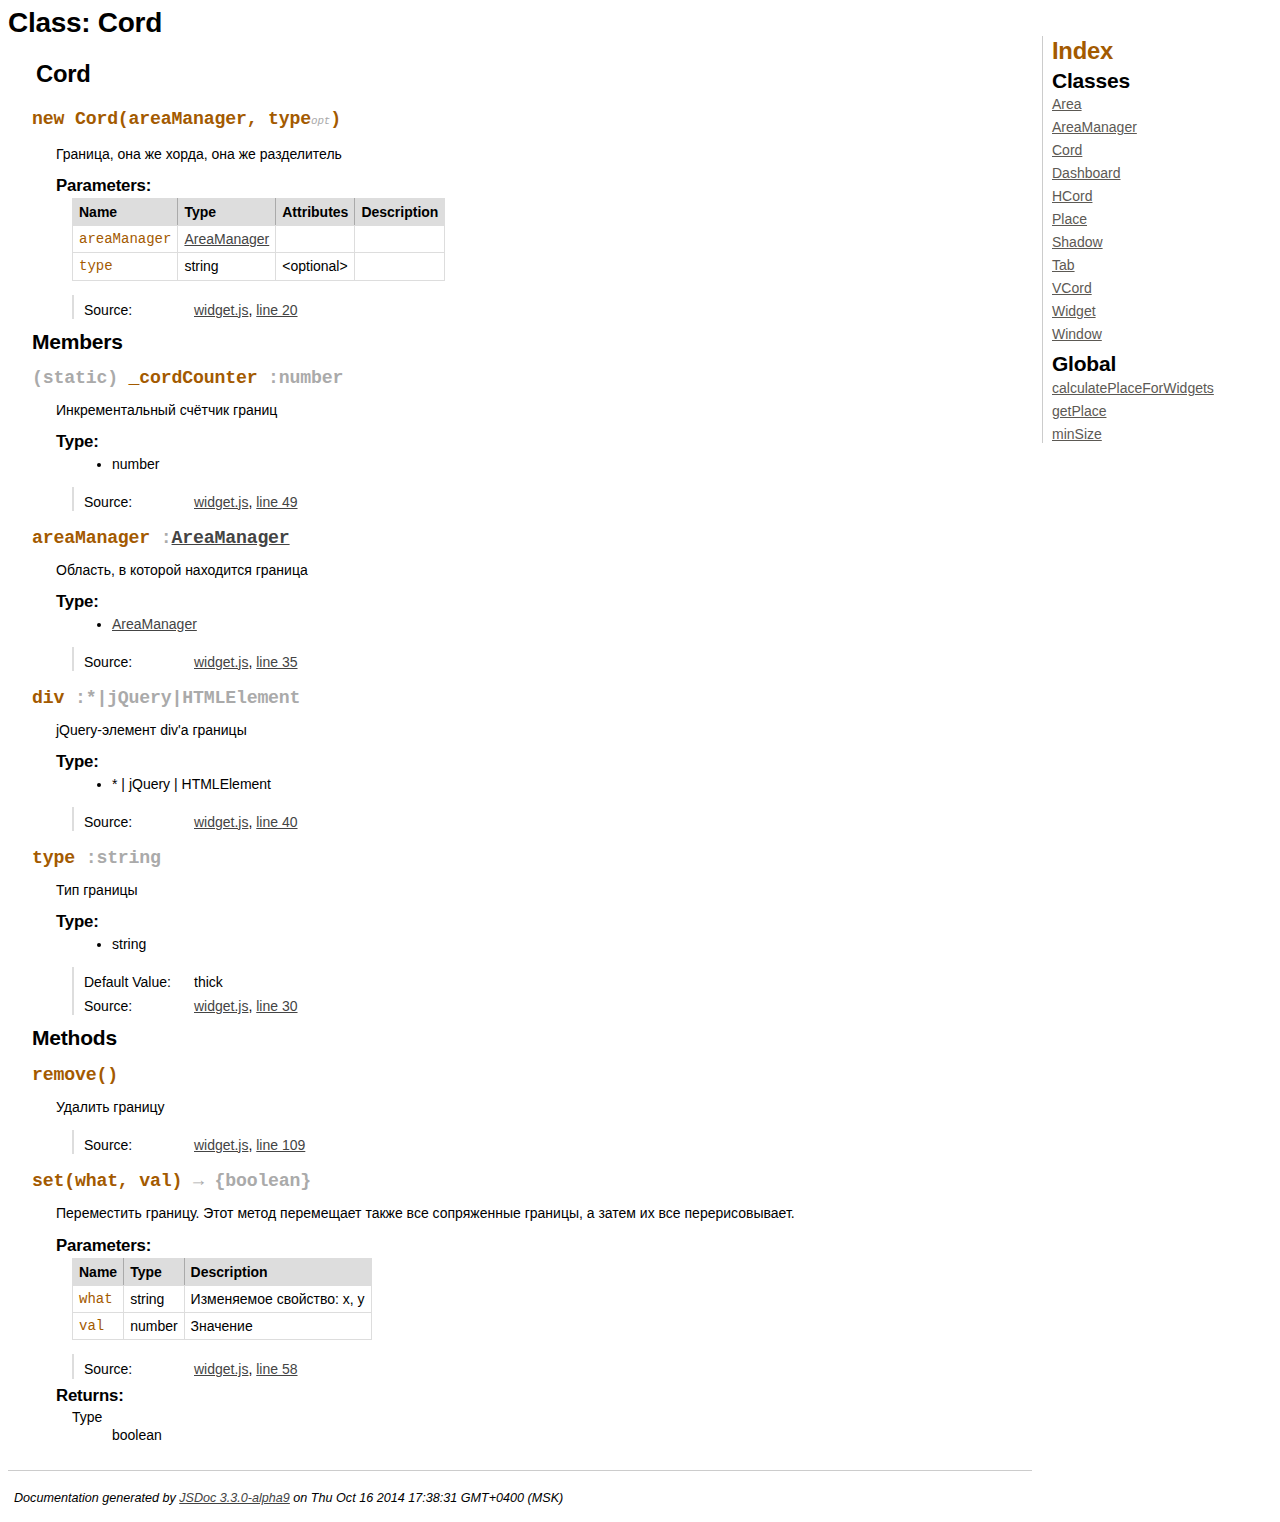
<file: widgetTest/doc/Cord.html>
<!DOCTYPE html>
<html lang="en">
<head>
    <meta charset="utf-8">
    <title>JSDoc: Class: Cord</title>

    <script src="scripts/prettify/prettify.js"> </script>
    <script src="scripts/prettify/lang-css.js"> </script>
    <!--[if lt IE 9]>
      <script src="//html5shiv.googlecode.com/svn/trunk/html5.js"></script>
    <![endif]-->
    <link type="text/css" rel="stylesheet" href="styles/prettify-tomorrow.css">
    <link type="text/css" rel="stylesheet" href="styles/jsdoc-default.css">
</head>

<body>

<div id="main">

    <h1 class="page-title">Class: Cord</h1>

    



<section>

<header>
    <h2>
    Cord
    </h2>
    
</header>

<article>
    <div class="container-overview">
    

    
        
<dt>
    <h4 class="name" id="Cord"><span class="type-signature"></span>new Cord<span class="signature">(areaManager, type<span class="signature-attributes">opt</span>)</span><span class="type-signature"></span></h4>

    
</dt>
<dd>

    
    <div class="description">
        Граница, она же хорда, она же разделитель
    </div>
    

    

    

    
        <h5>Parameters:</h5>
        

<table class="params">
    <thead>
    <tr>
        
        <th>Name</th>
        

        <th>Type</th>

        
        <th>Attributes</th>
        

        

        <th class="last">Description</th>
    </tr>
    </thead>

    <tbody>
    

        <tr>
            
                <td class="name"><code>areaManager</code></td>
            

            <td class="type">
            
                
<span class="param-type"><a href="AreaManager.html">AreaManager</a></span>


            
            </td>

            
                <td class="attributes">
                

                

                
                </td>
            

            

            <td class="description last"></td>
        </tr>

    

        <tr>
            
                <td class="name"><code>type</code></td>
            

            <td class="type">
            
                
<span class="param-type">string</span>


            
            </td>

            
                <td class="attributes">
                
                    &lt;optional><br>
                

                

                
                </td>
            

            

            <td class="description last"></td>
        </tr>

    
    </tbody>
</table>
    

    
<dl class="details">
    

    

    

    

    

    

    

    

    

    
    <dt class="tag-source">Source:</dt>
    <dd class="tag-source"><ul class="dummy"><li>
        <a href="widget.js.html">widget.js</a>, <a href="widget.js.html#line20">line 20</a>
    </li></ul></dd>
    

    

    

    
</dl>


    

    

    

    

    

    

    
</dd>

    
    </div>

    

    

    

    

     

    

    
        <h3 class="subsection-title">Members</h3>

        <dl>
            
<dt>
    <h4 class="name" id="_cordCounter"><span class="type-signature">(static) </span>_cordCounter<span class="type-signature"> :number</span></h4>

    
</dt>
<dd>
    
    <div class="description">
        Инкрементальный счётчик границ
    </div>
    

    
        <h5>Type:</h5>
        <ul>
            <li>
                
<span class="param-type">number</span>


            </li>
        </ul>
    

    
<dl class="details">
    

    

    

    

    

    

    

    

    

    
    <dt class="tag-source">Source:</dt>
    <dd class="tag-source"><ul class="dummy"><li>
        <a href="widget.js.html">widget.js</a>, <a href="widget.js.html#line49">line 49</a>
    </li></ul></dd>
    

    

    

    
</dl>


    

    
</dd>

        
            
<dt>
    <h4 class="name" id="areaManager"><span class="type-signature"></span>areaManager<span class="type-signature"> :<a href="AreaManager.html">AreaManager</a></span></h4>

    
</dt>
<dd>
    
    <div class="description">
        Область, в которой находится граница
    </div>
    

    
        <h5>Type:</h5>
        <ul>
            <li>
                
<span class="param-type"><a href="AreaManager.html">AreaManager</a></span>


            </li>
        </ul>
    

    
<dl class="details">
    

    

    

    

    

    

    

    

    

    
    <dt class="tag-source">Source:</dt>
    <dd class="tag-source"><ul class="dummy"><li>
        <a href="widget.js.html">widget.js</a>, <a href="widget.js.html#line35">line 35</a>
    </li></ul></dd>
    

    

    

    
</dl>


    

    
</dd>

        
            
<dt>
    <h4 class="name" id="div"><span class="type-signature"></span>div<span class="type-signature"> :*|jQuery|HTMLElement</span></h4>

    
</dt>
<dd>
    
    <div class="description">
        jQuery-элемент div'а границы
    </div>
    

    
        <h5>Type:</h5>
        <ul>
            <li>
                
<span class="param-type">*</span>
|

<span class="param-type">jQuery</span>
|

<span class="param-type">HTMLElement</span>


            </li>
        </ul>
    

    
<dl class="details">
    

    

    

    

    

    

    

    

    

    
    <dt class="tag-source">Source:</dt>
    <dd class="tag-source"><ul class="dummy"><li>
        <a href="widget.js.html">widget.js</a>, <a href="widget.js.html#line40">line 40</a>
    </li></ul></dd>
    

    

    

    
</dl>


    

    
</dd>

        
            
<dt>
    <h4 class="name" id="type"><span class="type-signature"></span>type<span class="type-signature"> :string</span></h4>

    
</dt>
<dd>
    
    <div class="description">
        Тип границы
    </div>
    

    
        <h5>Type:</h5>
        <ul>
            <li>
                
<span class="param-type">string</span>


            </li>
        </ul>
    

    
<dl class="details">
    

    

    

    

    

    

    

    

    
    <dt class="tag-default">Default Value:</dt>
    <dd class="tag-default"><ul class="dummy">
            <li>thick</li>
        </ul></dd>
    

    
    <dt class="tag-source">Source:</dt>
    <dd class="tag-source"><ul class="dummy"><li>
        <a href="widget.js.html">widget.js</a>, <a href="widget.js.html#line30">line 30</a>
    </li></ul></dd>
    

    

    

    
</dl>


    

    
</dd>

        </dl>
    

    
        <h3 class="subsection-title">Methods</h3>

        <dl>
            
<dt>
    <h4 class="name" id="remove"><span class="type-signature"></span>remove<span class="signature">()</span><span class="type-signature"></span></h4>

    
</dt>
<dd>

    
    <div class="description">
        Удалить границу
    </div>
    

    

    

    

    
<dl class="details">
    

    

    

    

    

    

    

    

    

    
    <dt class="tag-source">Source:</dt>
    <dd class="tag-source"><ul class="dummy"><li>
        <a href="widget.js.html">widget.js</a>, <a href="widget.js.html#line109">line 109</a>
    </li></ul></dd>
    

    

    

    
</dl>


    

    

    

    

    

    

    
</dd>

        
            
<dt>
    <h4 class="name" id="set"><span class="type-signature"></span>set<span class="signature">(what, val)</span><span class="type-signature"> &rarr; {boolean}</span></h4>

    
</dt>
<dd>

    
    <div class="description">
        Переместить границу.
Этот метод перемещает также все сопряженные границы, а затем их все перерисовывает.
    </div>
    

    

    

    
        <h5>Parameters:</h5>
        

<table class="params">
    <thead>
    <tr>
        
        <th>Name</th>
        

        <th>Type</th>

        

        

        <th class="last">Description</th>
    </tr>
    </thead>

    <tbody>
    

        <tr>
            
                <td class="name"><code>what</code></td>
            

            <td class="type">
            
                
<span class="param-type">string</span>


            
            </td>

            

            

            <td class="description last">Изменяемое свойство: x, y</td>
        </tr>

    

        <tr>
            
                <td class="name"><code>val</code></td>
            

            <td class="type">
            
                
<span class="param-type">number</span>


            
            </td>

            

            

            <td class="description last">Значение</td>
        </tr>

    
    </tbody>
</table>
    

    
<dl class="details">
    

    

    

    

    

    

    

    

    

    
    <dt class="tag-source">Source:</dt>
    <dd class="tag-source"><ul class="dummy"><li>
        <a href="widget.js.html">widget.js</a>, <a href="widget.js.html#line58">line 58</a>
    </li></ul></dd>
    

    

    

    
</dl>


    

    

    

    

    

    
    <h5>Returns:</h5>
    
            


<dl>
    <dt>
        Type
    </dt>
    <dd>
        
<span class="param-type">boolean</span>


    </dd>
</dl>

        

    
</dd>

        </dl>
    

    

    
</article>

</section>




</div>

<nav>
    <h2><a href="index.html">Index</a></h2><h3>Classes</h3><ul><li><a href="Area.html">Area</a></li><li><a href="AreaManager.html">AreaManager</a></li><li><a href="Cord.html">Cord</a></li><li><a href="Dashboard.html">Dashboard</a></li><li><a href="HCord.html">HCord</a></li><li><a href="Place.html">Place</a></li><li><a href="Shadow.html">Shadow</a></li><li><a href="Tab.html">Tab</a></li><li><a href="VCord.html">VCord</a></li><li><a href="Widget.html">Widget</a></li><li><a href="Window.html">Window</a></li></ul><h3>Global</h3><ul><li><a href="global.html#calculatePlaceForWidgets">calculatePlaceForWidgets</a></li><li><a href="global.html#getPlace">getPlace</a></li><li><a href="global.html#minSize">minSize</a></li></ul>
</nav>

<br clear="both">

<footer>
    Documentation generated by <a href="https://github.com/jsdoc3/jsdoc">JSDoc 3.3.0-alpha9</a> on Thu Oct 16 2014 17:38:31 GMT+0400 (MSK)
</footer>

<script> prettyPrint(); </script>
<script src="scripts/linenumber.js"> </script>
</body>
</html>
</file>
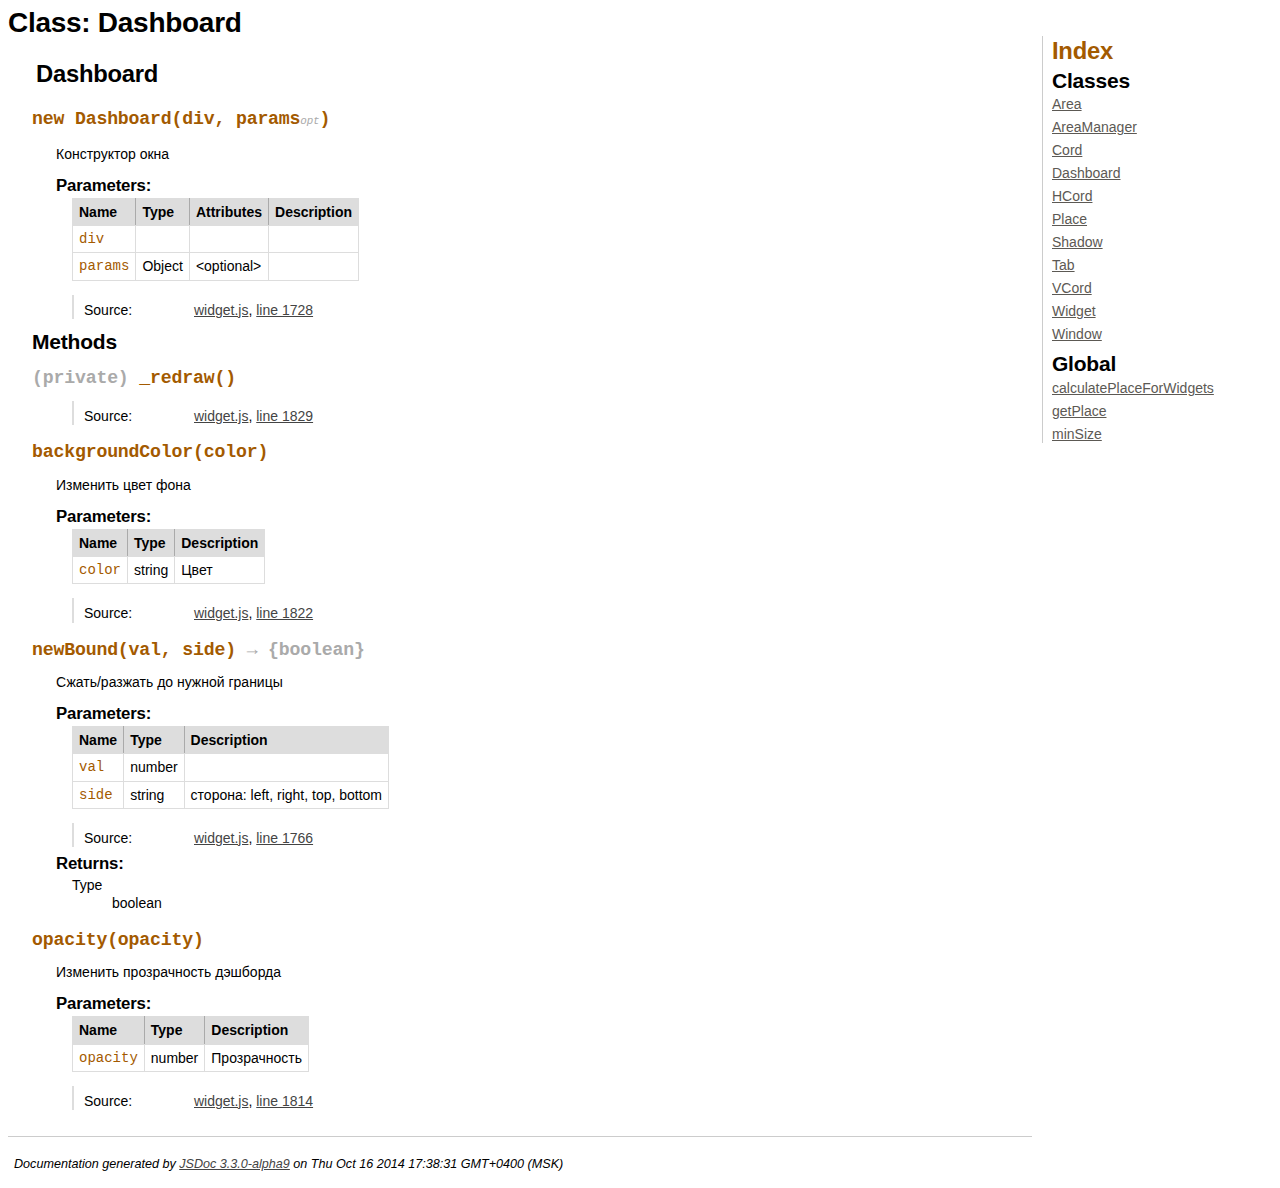
<file: widgetTest/doc/Dashboard.html>
<!DOCTYPE html>
<html lang="en">
<head>
    <meta charset="utf-8">
    <title>JSDoc: Class: Dashboard</title>

    <script src="scripts/prettify/prettify.js"> </script>
    <script src="scripts/prettify/lang-css.js"> </script>
    <!--[if lt IE 9]>
      <script src="//html5shiv.googlecode.com/svn/trunk/html5.js"></script>
    <![endif]-->
    <link type="text/css" rel="stylesheet" href="styles/prettify-tomorrow.css">
    <link type="text/css" rel="stylesheet" href="styles/jsdoc-default.css">
</head>

<body>

<div id="main">

    <h1 class="page-title">Class: Dashboard</h1>

    



<section>

<header>
    <h2>
    Dashboard
    </h2>
    
</header>

<article>
    <div class="container-overview">
    

    
        
<dt>
    <h4 class="name" id="Dashboard"><span class="type-signature"></span>new Dashboard<span class="signature">(div, params<span class="signature-attributes">opt</span>)</span><span class="type-signature"></span></h4>

    
</dt>
<dd>

    
    <div class="description">
        Конструктор окна
    </div>
    

    

    

    
        <h5>Parameters:</h5>
        

<table class="params">
    <thead>
    <tr>
        
        <th>Name</th>
        

        <th>Type</th>

        
        <th>Attributes</th>
        

        

        <th class="last">Description</th>
    </tr>
    </thead>

    <tbody>
    

        <tr>
            
                <td class="name"><code>div</code></td>
            

            <td class="type">
            
            </td>

            
                <td class="attributes">
                

                

                
                </td>
            

            

            <td class="description last"></td>
        </tr>

    

        <tr>
            
                <td class="name"><code>params</code></td>
            

            <td class="type">
            
                
<span class="param-type">Object</span>


            
            </td>

            
                <td class="attributes">
                
                    &lt;optional><br>
                

                

                
                </td>
            

            

            <td class="description last"></td>
        </tr>

    
    </tbody>
</table>
    

    
<dl class="details">
    

    

    

    

    

    

    

    

    

    
    <dt class="tag-source">Source:</dt>
    <dd class="tag-source"><ul class="dummy"><li>
        <a href="widget.js.html">widget.js</a>, <a href="widget.js.html#line1728">line 1728</a>
    </li></ul></dd>
    

    

    

    
</dl>


    

    

    

    

    

    

    
</dd>

    
    </div>

    

    

    

    

     

    

    

    
        <h3 class="subsection-title">Methods</h3>

        <dl>
            
<dt>
    <h4 class="name" id="_redraw"><span class="type-signature">(private) </span>_redraw<span class="signature">()</span><span class="type-signature"></span></h4>

    
</dt>
<dd>

    

    

    

    

    
<dl class="details">
    

    

    

    

    

    

    

    

    

    
    <dt class="tag-source">Source:</dt>
    <dd class="tag-source"><ul class="dummy"><li>
        <a href="widget.js.html">widget.js</a>, <a href="widget.js.html#line1829">line 1829</a>
    </li></ul></dd>
    

    

    

    
</dl>


    

    

    

    

    

    

    
</dd>

        
            
<dt>
    <h4 class="name" id="backgroundColor"><span class="type-signature"></span>backgroundColor<span class="signature">(color)</span><span class="type-signature"></span></h4>

    
</dt>
<dd>

    
    <div class="description">
        Изменить цвет фона
    </div>
    

    

    

    
        <h5>Parameters:</h5>
        

<table class="params">
    <thead>
    <tr>
        
        <th>Name</th>
        

        <th>Type</th>

        

        

        <th class="last">Description</th>
    </tr>
    </thead>

    <tbody>
    

        <tr>
            
                <td class="name"><code>color</code></td>
            

            <td class="type">
            
                
<span class="param-type">string</span>


            
            </td>

            

            

            <td class="description last">Цвет</td>
        </tr>

    
    </tbody>
</table>
    

    
<dl class="details">
    

    

    

    

    

    

    

    

    

    
    <dt class="tag-source">Source:</dt>
    <dd class="tag-source"><ul class="dummy"><li>
        <a href="widget.js.html">widget.js</a>, <a href="widget.js.html#line1822">line 1822</a>
    </li></ul></dd>
    

    

    

    
</dl>


    

    

    

    

    

    

    
</dd>

        
            
<dt>
    <h4 class="name" id="newBound"><span class="type-signature"></span>newBound<span class="signature">(val, side)</span><span class="type-signature"> &rarr; {boolean}</span></h4>

    
</dt>
<dd>

    
    <div class="description">
        Сжать/разжать до нужной границы
    </div>
    

    

    

    
        <h5>Parameters:</h5>
        

<table class="params">
    <thead>
    <tr>
        
        <th>Name</th>
        

        <th>Type</th>

        

        

        <th class="last">Description</th>
    </tr>
    </thead>

    <tbody>
    

        <tr>
            
                <td class="name"><code>val</code></td>
            

            <td class="type">
            
                
<span class="param-type">number</span>


            
            </td>

            

            

            <td class="description last"></td>
        </tr>

    

        <tr>
            
                <td class="name"><code>side</code></td>
            

            <td class="type">
            
                
<span class="param-type">string</span>


            
            </td>

            

            

            <td class="description last">сторона: left, right, top, bottom</td>
        </tr>

    
    </tbody>
</table>
    

    
<dl class="details">
    

    

    

    

    

    

    

    

    

    
    <dt class="tag-source">Source:</dt>
    <dd class="tag-source"><ul class="dummy"><li>
        <a href="widget.js.html">widget.js</a>, <a href="widget.js.html#line1766">line 1766</a>
    </li></ul></dd>
    

    

    

    
</dl>


    

    

    

    

    

    
    <h5>Returns:</h5>
    
            


<dl>
    <dt>
        Type
    </dt>
    <dd>
        
<span class="param-type">boolean</span>


    </dd>
</dl>

        

    
</dd>

        
            
<dt>
    <h4 class="name" id="opacity"><span class="type-signature"></span>opacity<span class="signature">(opacity)</span><span class="type-signature"></span></h4>

    
</dt>
<dd>

    
    <div class="description">
        Изменить прозрачность дэшборда
    </div>
    

    

    

    
        <h5>Parameters:</h5>
        

<table class="params">
    <thead>
    <tr>
        
        <th>Name</th>
        

        <th>Type</th>

        

        

        <th class="last">Description</th>
    </tr>
    </thead>

    <tbody>
    

        <tr>
            
                <td class="name"><code>opacity</code></td>
            

            <td class="type">
            
                
<span class="param-type">number</span>


            
            </td>

            

            

            <td class="description last">Прозрачность</td>
        </tr>

    
    </tbody>
</table>
    

    
<dl class="details">
    

    

    

    

    

    

    

    

    

    
    <dt class="tag-source">Source:</dt>
    <dd class="tag-source"><ul class="dummy"><li>
        <a href="widget.js.html">widget.js</a>, <a href="widget.js.html#line1814">line 1814</a>
    </li></ul></dd>
    

    

    

    
</dl>


    

    

    

    

    

    

    
</dd>

        </dl>
    

    

    
</article>

</section>




</div>

<nav>
    <h2><a href="index.html">Index</a></h2><h3>Classes</h3><ul><li><a href="Area.html">Area</a></li><li><a href="AreaManager.html">AreaManager</a></li><li><a href="Cord.html">Cord</a></li><li><a href="Dashboard.html">Dashboard</a></li><li><a href="HCord.html">HCord</a></li><li><a href="Place.html">Place</a></li><li><a href="Shadow.html">Shadow</a></li><li><a href="Tab.html">Tab</a></li><li><a href="VCord.html">VCord</a></li><li><a href="Widget.html">Widget</a></li><li><a href="Window.html">Window</a></li></ul><h3>Global</h3><ul><li><a href="global.html#calculatePlaceForWidgets">calculatePlaceForWidgets</a></li><li><a href="global.html#getPlace">getPlace</a></li><li><a href="global.html#minSize">minSize</a></li></ul>
</nav>

<br clear="both">

<footer>
    Documentation generated by <a href="https://github.com/jsdoc3/jsdoc">JSDoc 3.3.0-alpha9</a> on Thu Oct 16 2014 17:38:31 GMT+0400 (MSK)
</footer>

<script> prettyPrint(); </script>
<script src="scripts/linenumber.js"> </script>
</body>
</html>
</file>
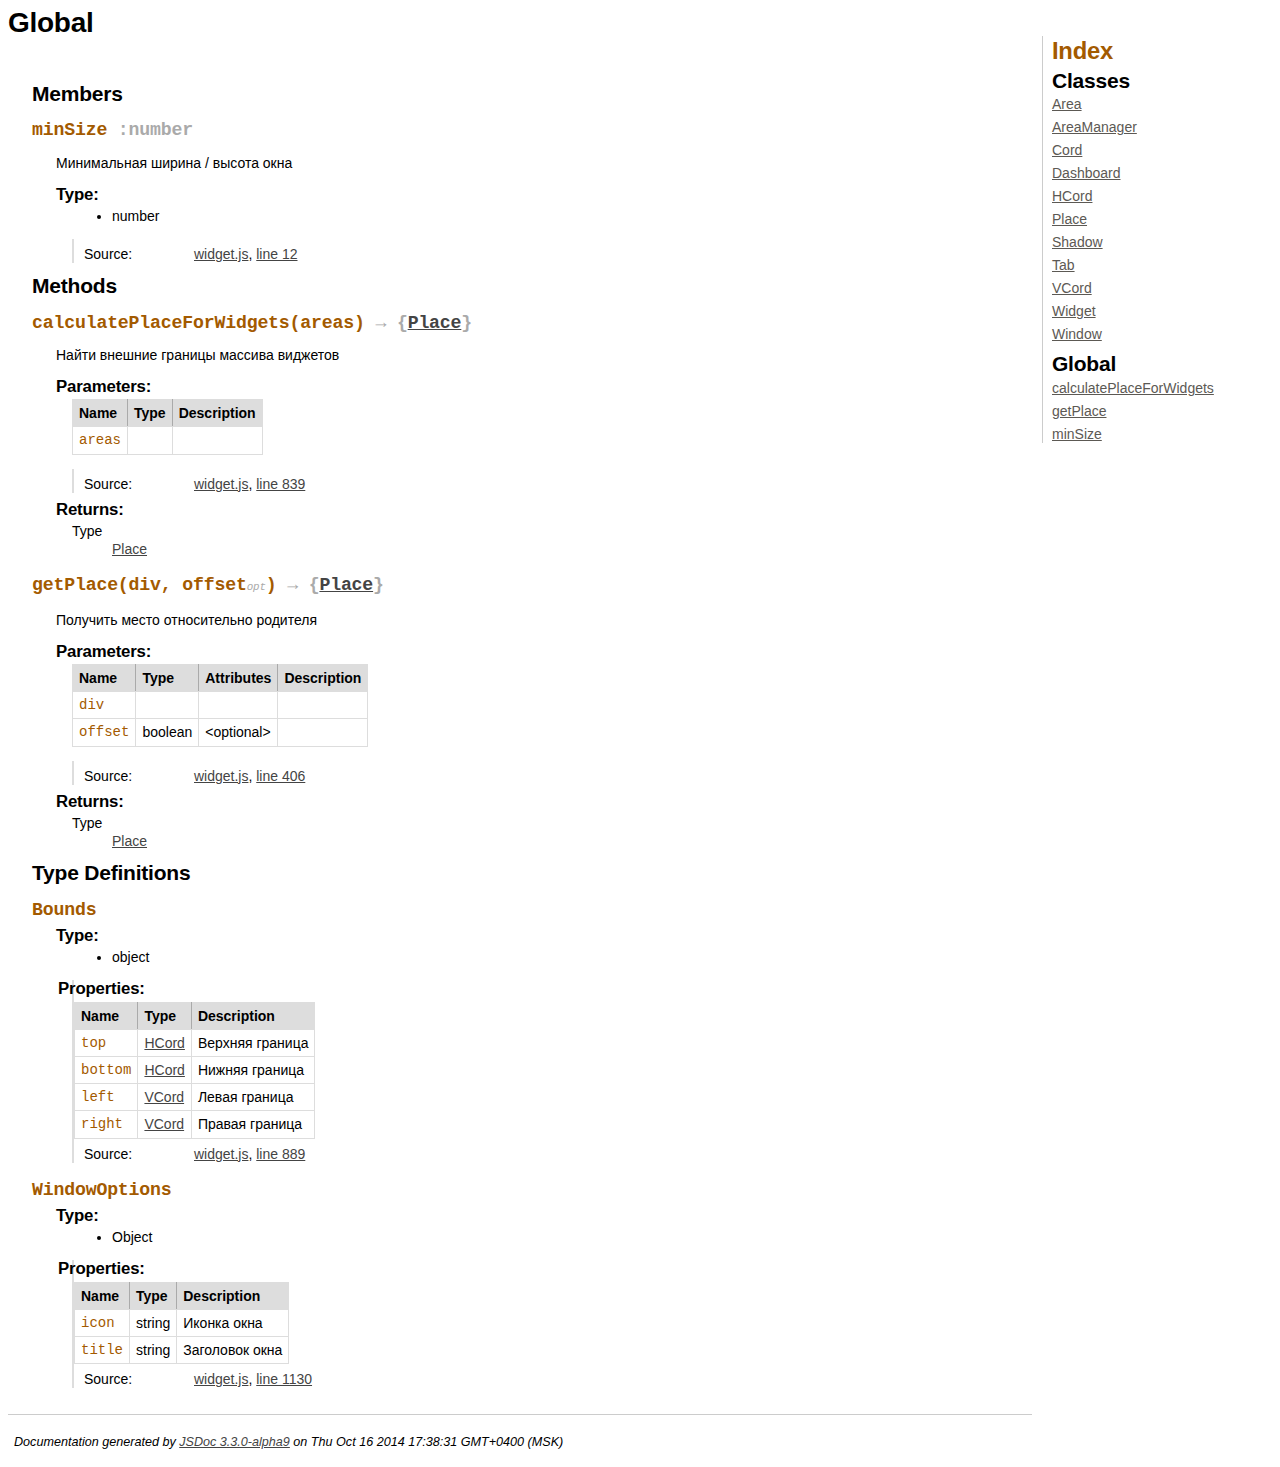
<file: widgetTest/doc/global.html>
<!DOCTYPE html>
<html lang="en">
<head>
    <meta charset="utf-8">
    <title>JSDoc: Global</title>

    <script src="scripts/prettify/prettify.js"> </script>
    <script src="scripts/prettify/lang-css.js"> </script>
    <!--[if lt IE 9]>
      <script src="//html5shiv.googlecode.com/svn/trunk/html5.js"></script>
    <![endif]-->
    <link type="text/css" rel="stylesheet" href="styles/prettify-tomorrow.css">
    <link type="text/css" rel="stylesheet" href="styles/jsdoc-default.css">
</head>

<body>

<div id="main">

    <h1 class="page-title">Global</h1>

    



<section>

<header>
    <h2>
    
    </h2>
    
</header>

<article>
    <div class="container-overview">
    

    
        

        
<dl class="details">
    

    

    

    

    

    

    

    

    

    

    

    

    
</dl>


        
    
    </div>

    

    

    

    

     

    

    
        <h3 class="subsection-title">Members</h3>

        <dl>
            
<dt>
    <h4 class="name" id="minSize"><span class="type-signature"></span>minSize<span class="type-signature"> :number</span></h4>

    
</dt>
<dd>
    
    <div class="description">
        Минимальная ширина / высота окна
    </div>
    

    
        <h5>Type:</h5>
        <ul>
            <li>
                
<span class="param-type">number</span>


            </li>
        </ul>
    

    
<dl class="details">
    

    

    

    

    

    

    

    

    

    
    <dt class="tag-source">Source:</dt>
    <dd class="tag-source"><ul class="dummy"><li>
        <a href="widget.js.html">widget.js</a>, <a href="widget.js.html#line12">line 12</a>
    </li></ul></dd>
    

    

    

    
</dl>


    

    
</dd>

        </dl>
    

    
        <h3 class="subsection-title">Methods</h3>

        <dl>
            
<dt>
    <h4 class="name" id="calculatePlaceForWidgets"><span class="type-signature"></span>calculatePlaceForWidgets<span class="signature">(areas)</span><span class="type-signature"> &rarr; {<a href="Place.html">Place</a>}</span></h4>

    
</dt>
<dd>

    
    <div class="description">
        Найти внешние границы массива виджетов
    </div>
    

    

    

    
        <h5>Parameters:</h5>
        

<table class="params">
    <thead>
    <tr>
        
        <th>Name</th>
        

        <th>Type</th>

        

        

        <th class="last">Description</th>
    </tr>
    </thead>

    <tbody>
    

        <tr>
            
                <td class="name"><code>areas</code></td>
            

            <td class="type">
            
            </td>

            

            

            <td class="description last"></td>
        </tr>

    
    </tbody>
</table>
    

    
<dl class="details">
    

    

    

    

    

    

    

    

    

    
    <dt class="tag-source">Source:</dt>
    <dd class="tag-source"><ul class="dummy"><li>
        <a href="widget.js.html">widget.js</a>, <a href="widget.js.html#line839">line 839</a>
    </li></ul></dd>
    

    

    

    
</dl>


    

    

    

    

    

    
    <h5>Returns:</h5>
    
            


<dl>
    <dt>
        Type
    </dt>
    <dd>
        
<span class="param-type"><a href="Place.html">Place</a></span>


    </dd>
</dl>

        

    
</dd>

        
            
<dt>
    <h4 class="name" id="getPlace"><span class="type-signature"></span>getPlace<span class="signature">(div, offset<span class="signature-attributes">opt</span>)</span><span class="type-signature"> &rarr; {<a href="Place.html">Place</a>}</span></h4>

    
</dt>
<dd>

    
    <div class="description">
        Получить место относительно родителя
    </div>
    

    

    

    
        <h5>Parameters:</h5>
        

<table class="params">
    <thead>
    <tr>
        
        <th>Name</th>
        

        <th>Type</th>

        
        <th>Attributes</th>
        

        

        <th class="last">Description</th>
    </tr>
    </thead>

    <tbody>
    

        <tr>
            
                <td class="name"><code>div</code></td>
            

            <td class="type">
            
            </td>

            
                <td class="attributes">
                

                

                
                </td>
            

            

            <td class="description last"></td>
        </tr>

    

        <tr>
            
                <td class="name"><code>offset</code></td>
            

            <td class="type">
            
                
<span class="param-type">boolean</span>


            
            </td>

            
                <td class="attributes">
                
                    &lt;optional><br>
                

                

                
                </td>
            

            

            <td class="description last"></td>
        </tr>

    
    </tbody>
</table>
    

    
<dl class="details">
    

    

    

    

    

    

    

    

    

    
    <dt class="tag-source">Source:</dt>
    <dd class="tag-source"><ul class="dummy"><li>
        <a href="widget.js.html">widget.js</a>, <a href="widget.js.html#line406">line 406</a>
    </li></ul></dd>
    

    

    

    
</dl>


    

    

    

    

    

    
    <h5>Returns:</h5>
    
            


<dl>
    <dt>
        Type
    </dt>
    <dd>
        
<span class="param-type"><a href="Place.html">Place</a></span>


    </dd>
</dl>

        

    
</dd>

        </dl>
    

    
        <h3 class="subsection-title">Type Definitions</h3>

        <dl>
                
<dt>
    <h4 class="name" id="Bounds">Bounds</h4>

    
</dt>
<dd>
    

    
        <h5>Type:</h5>
        <ul>
            <li>
                
<span class="param-type">object</span>


            </li>
        </ul>
    

    
<dl class="details">
    

        <h5 class="subsection-title">Properties:</h5>

        <dl>

<table class="props">
    <thead>
    <tr>
        
        <th>Name</th>
        

        <th>Type</th>

        

        

        <th class="last">Description</th>
    </tr>
    </thead>

    <tbody>
    

        <tr>
            
                <td class="name"><code>top</code></td>
            

            <td class="type">
            
                
<span class="param-type"><a href="HCord.html">HCord</a></span>


            
            </td>

            

            

            <td class="description last">Верхняя граница</td>
        </tr>

    

        <tr>
            
                <td class="name"><code>bottom</code></td>
            

            <td class="type">
            
                
<span class="param-type"><a href="HCord.html">HCord</a></span>


            
            </td>

            

            

            <td class="description last">Нижняя граница</td>
        </tr>

    

        <tr>
            
                <td class="name"><code>left</code></td>
            

            <td class="type">
            
                
<span class="param-type"><a href="VCord.html">VCord</a></span>


            
            </td>

            

            

            <td class="description last">Левая граница</td>
        </tr>

    

        <tr>
            
                <td class="name"><code>right</code></td>
            

            <td class="type">
            
                
<span class="param-type"><a href="VCord.html">VCord</a></span>


            
            </td>

            

            

            <td class="description last">Правая граница</td>
        </tr>

    
    </tbody>
</table></dl>

    

    

    

    

    

    

    

    

    

    
    <dt class="tag-source">Source:</dt>
    <dd class="tag-source"><ul class="dummy"><li>
        <a href="widget.js.html">widget.js</a>, <a href="widget.js.html#line889">line 889</a>
    </li></ul></dd>
    

    

    

    
</dl>


    

    
</dd>

            
                
<dt>
    <h4 class="name" id="WindowOptions">WindowOptions</h4>

    
</dt>
<dd>
    

    
        <h5>Type:</h5>
        <ul>
            <li>
                
<span class="param-type">Object</span>


            </li>
        </ul>
    

    
<dl class="details">
    

        <h5 class="subsection-title">Properties:</h5>

        <dl>

<table class="props">
    <thead>
    <tr>
        
        <th>Name</th>
        

        <th>Type</th>

        

        

        <th class="last">Description</th>
    </tr>
    </thead>

    <tbody>
    

        <tr>
            
                <td class="name"><code>icon</code></td>
            

            <td class="type">
            
                
<span class="param-type">string</span>


            
            </td>

            

            

            <td class="description last">Иконка окна</td>
        </tr>

    

        <tr>
            
                <td class="name"><code>title</code></td>
            

            <td class="type">
            
                
<span class="param-type">string</span>


            
            </td>

            

            

            <td class="description last">Заголовок окна</td>
        </tr>

    
    </tbody>
</table></dl>

    

    

    

    

    

    

    

    

    

    
    <dt class="tag-source">Source:</dt>
    <dd class="tag-source"><ul class="dummy"><li>
        <a href="widget.js.html">widget.js</a>, <a href="widget.js.html#line1130">line 1130</a>
    </li></ul></dd>
    

    

    

    
</dl>


    

    
</dd>

            </dl>
    

    
</article>

</section>




</div>

<nav>
    <h2><a href="index.html">Index</a></h2><h3>Classes</h3><ul><li><a href="Area.html">Area</a></li><li><a href="AreaManager.html">AreaManager</a></li><li><a href="Cord.html">Cord</a></li><li><a href="Dashboard.html">Dashboard</a></li><li><a href="HCord.html">HCord</a></li><li><a href="Place.html">Place</a></li><li><a href="Shadow.html">Shadow</a></li><li><a href="Tab.html">Tab</a></li><li><a href="VCord.html">VCord</a></li><li><a href="Widget.html">Widget</a></li><li><a href="Window.html">Window</a></li></ul><h3>Global</h3><ul><li><a href="global.html#calculatePlaceForWidgets">calculatePlaceForWidgets</a></li><li><a href="global.html#getPlace">getPlace</a></li><li><a href="global.html#minSize">minSize</a></li></ul>
</nav>

<br clear="both">

<footer>
    Documentation generated by <a href="https://github.com/jsdoc3/jsdoc">JSDoc 3.3.0-alpha9</a> on Thu Oct 16 2014 17:38:31 GMT+0400 (MSK)
</footer>

<script> prettyPrint(); </script>
<script src="scripts/linenumber.js"> </script>
</body>
</html>
</file>
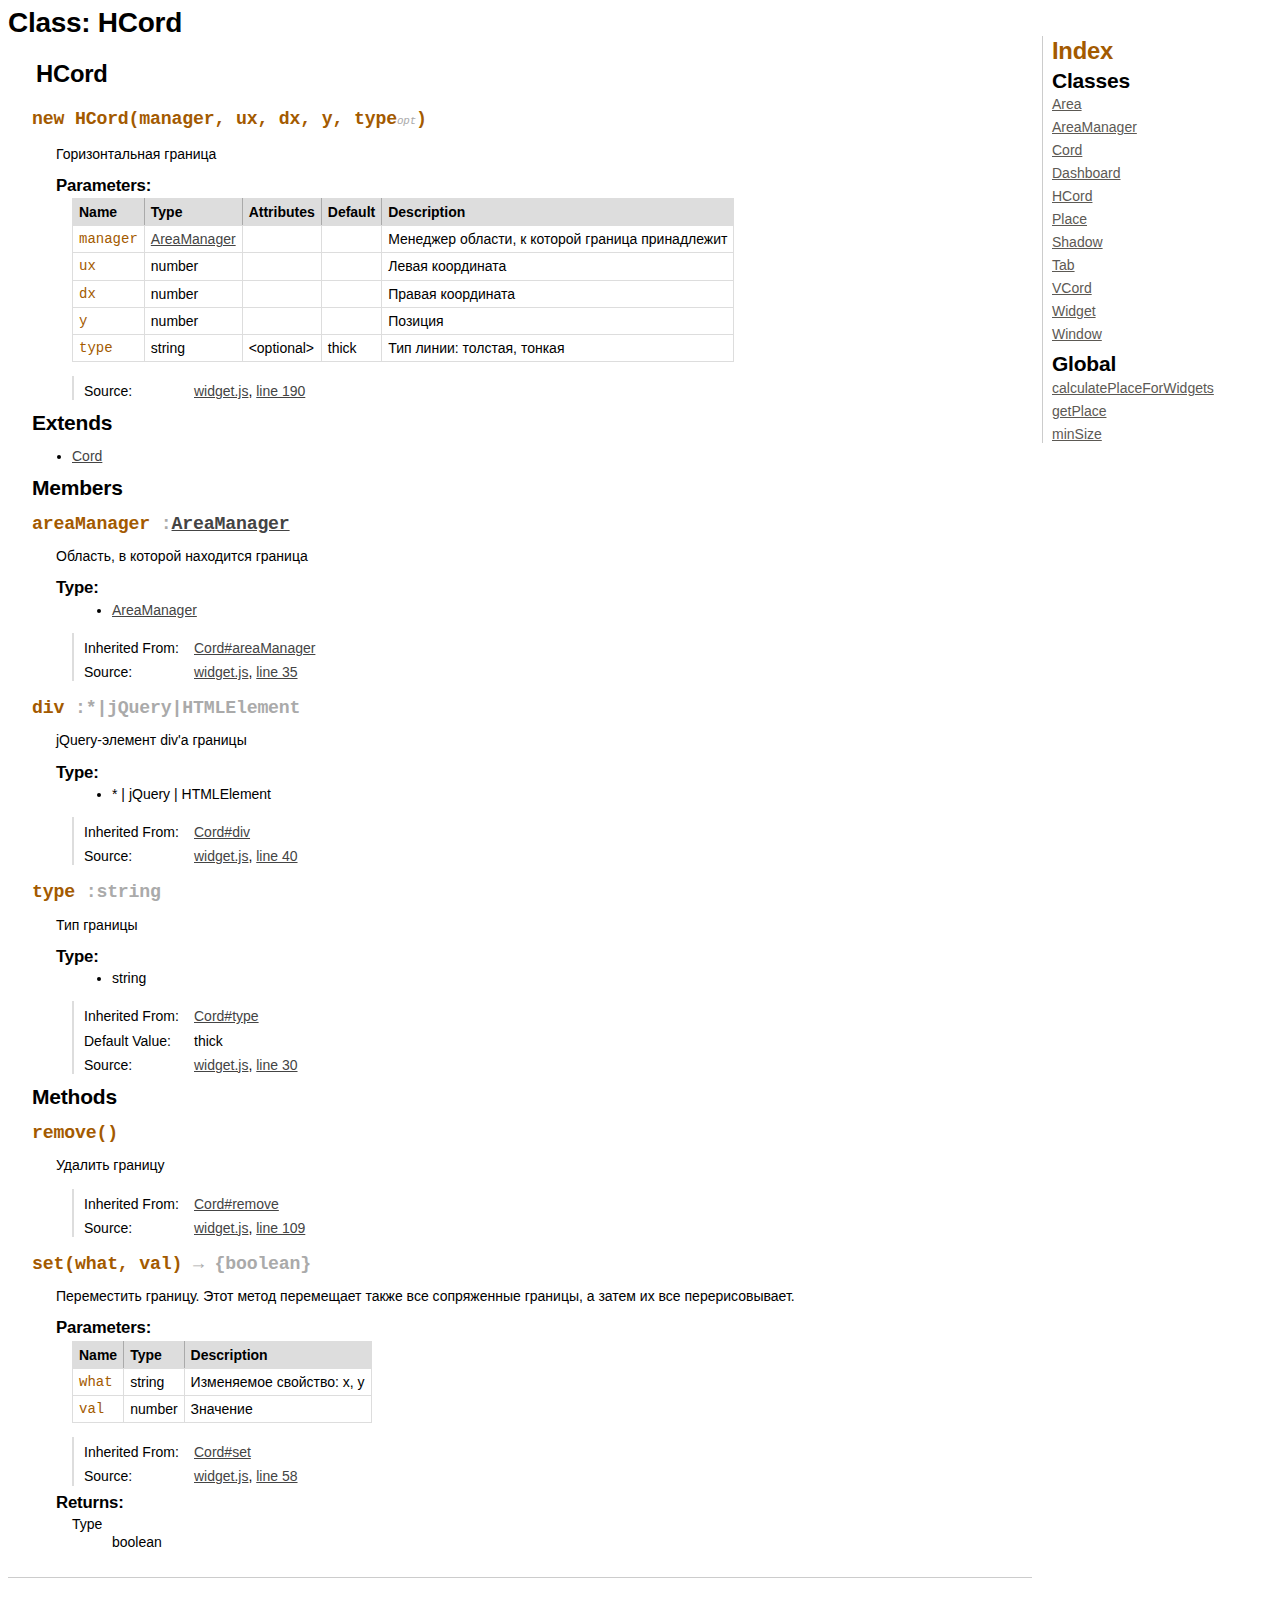
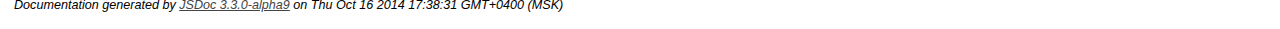
<file: widgetTest/doc/HCord.html>
<!DOCTYPE html>
<html lang="en">
<head>
    <meta charset="utf-8">
    <title>JSDoc: Class: HCord</title>

    <script src="scripts/prettify/prettify.js"> </script>
    <script src="scripts/prettify/lang-css.js"> </script>
    <!--[if lt IE 9]>
      <script src="//html5shiv.googlecode.com/svn/trunk/html5.js"></script>
    <![endif]-->
    <link type="text/css" rel="stylesheet" href="styles/prettify-tomorrow.css">
    <link type="text/css" rel="stylesheet" href="styles/jsdoc-default.css">
</head>

<body>

<div id="main">

    <h1 class="page-title">Class: HCord</h1>

    



<section>

<header>
    <h2>
    HCord
    </h2>
    
</header>

<article>
    <div class="container-overview">
    

    
        
<dt>
    <h4 class="name" id="HCord"><span class="type-signature"></span>new HCord<span class="signature">(manager, ux, dx, y, type<span class="signature-attributes">opt</span>)</span><span class="type-signature"></span></h4>

    
</dt>
<dd>

    
    <div class="description">
        Горизонтальная граница
    </div>
    

    

    

    
        <h5>Parameters:</h5>
        

<table class="params">
    <thead>
    <tr>
        
        <th>Name</th>
        

        <th>Type</th>

        
        <th>Attributes</th>
        

        
        <th>Default</th>
        

        <th class="last">Description</th>
    </tr>
    </thead>

    <tbody>
    

        <tr>
            
                <td class="name"><code>manager</code></td>
            

            <td class="type">
            
                
<span class="param-type"><a href="AreaManager.html">AreaManager</a></span>


            
            </td>

            
                <td class="attributes">
                

                

                
                </td>
            

            
                <td class="default">
                
                </td>
            

            <td class="description last">Менеджер области, к которой граница принадлежит</td>
        </tr>

    

        <tr>
            
                <td class="name"><code>ux</code></td>
            

            <td class="type">
            
                
<span class="param-type">number</span>


            
            </td>

            
                <td class="attributes">
                

                

                
                </td>
            

            
                <td class="default">
                
                </td>
            

            <td class="description last">Левая координата</td>
        </tr>

    

        <tr>
            
                <td class="name"><code>dx</code></td>
            

            <td class="type">
            
                
<span class="param-type">number</span>


            
            </td>

            
                <td class="attributes">
                

                

                
                </td>
            

            
                <td class="default">
                
                </td>
            

            <td class="description last">Правая координата</td>
        </tr>

    

        <tr>
            
                <td class="name"><code>y</code></td>
            

            <td class="type">
            
                
<span class="param-type">number</span>


            
            </td>

            
                <td class="attributes">
                

                

                
                </td>
            

            
                <td class="default">
                
                </td>
            

            <td class="description last">Позиция</td>
        </tr>

    

        <tr>
            
                <td class="name"><code>type</code></td>
            

            <td class="type">
            
                
<span class="param-type">string</span>


            
            </td>

            
                <td class="attributes">
                
                    &lt;optional><br>
                

                

                
                </td>
            

            
                <td class="default">
                
                    thick
                
                </td>
            

            <td class="description last">Тип линии: толстая, тонкая</td>
        </tr>

    
    </tbody>
</table>
    

    
<dl class="details">
    

    

    

    

    

    

    

    

    

    
    <dt class="tag-source">Source:</dt>
    <dd class="tag-source"><ul class="dummy"><li>
        <a href="widget.js.html">widget.js</a>, <a href="widget.js.html#line190">line 190</a>
    </li></ul></dd>
    

    

    

    
</dl>


    

    

    

    

    

    

    
</dd>

    
    </div>

    
        <h3 class="subsection-title">Extends</h3>

        <ul>
            <li><a href="Cord.html">Cord</a></li>
        </ul>
    

    

    

    

     

    

    
        <h3 class="subsection-title">Members</h3>

        <dl>
            
<dt>
    <h4 class="name" id="areaManager"><span class="type-signature"></span>areaManager<span class="type-signature"> :<a href="AreaManager.html">AreaManager</a></span></h4>

    
</dt>
<dd>
    
    <div class="description">
        Область, в которой находится граница
    </div>
    

    
        <h5>Type:</h5>
        <ul>
            <li>
                
<span class="param-type"><a href="AreaManager.html">AreaManager</a></span>


            </li>
        </ul>
    

    
<dl class="details">
    

    

    

    
    <dt class="inherited-from">Inherited From:</dt>
    <dd class="inherited-from"><ul class="dummy"><li>
        <a href="Cord.html#areaManager">Cord#areaManager</a>
    </li></dd>
    

    

    

    

    

    

    
    <dt class="tag-source">Source:</dt>
    <dd class="tag-source"><ul class="dummy"><li>
        <a href="widget.js.html">widget.js</a>, <a href="widget.js.html#line35">line 35</a>
    </li></ul></dd>
    

    

    

    
</dl>


    

    
</dd>

        
            
<dt>
    <h4 class="name" id="div"><span class="type-signature"></span>div<span class="type-signature"> :*|jQuery|HTMLElement</span></h4>

    
</dt>
<dd>
    
    <div class="description">
        jQuery-элемент div'а границы
    </div>
    

    
        <h5>Type:</h5>
        <ul>
            <li>
                
<span class="param-type">*</span>
|

<span class="param-type">jQuery</span>
|

<span class="param-type">HTMLElement</span>


            </li>
        </ul>
    

    
<dl class="details">
    

    

    

    
    <dt class="inherited-from">Inherited From:</dt>
    <dd class="inherited-from"><ul class="dummy"><li>
        <a href="Cord.html#div">Cord#div</a>
    </li></dd>
    

    

    

    

    

    

    
    <dt class="tag-source">Source:</dt>
    <dd class="tag-source"><ul class="dummy"><li>
        <a href="widget.js.html">widget.js</a>, <a href="widget.js.html#line40">line 40</a>
    </li></ul></dd>
    

    

    

    
</dl>


    

    
</dd>

        
            
<dt>
    <h4 class="name" id="type"><span class="type-signature"></span>type<span class="type-signature"> :string</span></h4>

    
</dt>
<dd>
    
    <div class="description">
        Тип границы
    </div>
    

    
        <h5>Type:</h5>
        <ul>
            <li>
                
<span class="param-type">string</span>


            </li>
        </ul>
    

    
<dl class="details">
    

    

    

    
    <dt class="inherited-from">Inherited From:</dt>
    <dd class="inherited-from"><ul class="dummy"><li>
        <a href="Cord.html#type">Cord#type</a>
    </li></dd>
    

    

    

    

    

    
    <dt class="tag-default">Default Value:</dt>
    <dd class="tag-default"><ul class="dummy">
            <li>thick</li>
        </ul></dd>
    

    
    <dt class="tag-source">Source:</dt>
    <dd class="tag-source"><ul class="dummy"><li>
        <a href="widget.js.html">widget.js</a>, <a href="widget.js.html#line30">line 30</a>
    </li></ul></dd>
    

    

    

    
</dl>


    

    
</dd>

        </dl>
    

    
        <h3 class="subsection-title">Methods</h3>

        <dl>
            
<dt>
    <h4 class="name" id="remove"><span class="type-signature"></span>remove<span class="signature">()</span><span class="type-signature"></span></h4>

    
</dt>
<dd>

    
    <div class="description">
        Удалить границу
    </div>
    

    

    

    

    
<dl class="details">
    

    

    

    
    <dt class="inherited-from">Inherited From:</dt>
    <dd class="inherited-from"><ul class="dummy"><li>
        <a href="Cord.html#remove">Cord#remove</a>
    </li></dd>
    

    

    

    

    

    

    
    <dt class="tag-source">Source:</dt>
    <dd class="tag-source"><ul class="dummy"><li>
        <a href="widget.js.html">widget.js</a>, <a href="widget.js.html#line109">line 109</a>
    </li></ul></dd>
    

    

    

    
</dl>


    

    

    

    

    

    

    
</dd>

        
            
<dt>
    <h4 class="name" id="set"><span class="type-signature"></span>set<span class="signature">(what, val)</span><span class="type-signature"> &rarr; {boolean}</span></h4>

    
</dt>
<dd>

    
    <div class="description">
        Переместить границу.
Этот метод перемещает также все сопряженные границы, а затем их все перерисовывает.
    </div>
    

    

    

    
        <h5>Parameters:</h5>
        

<table class="params">
    <thead>
    <tr>
        
        <th>Name</th>
        

        <th>Type</th>

        

        

        <th class="last">Description</th>
    </tr>
    </thead>

    <tbody>
    

        <tr>
            
                <td class="name"><code>what</code></td>
            

            <td class="type">
            
                
<span class="param-type">string</span>


            
            </td>

            

            

            <td class="description last">Изменяемое свойство: x, y</td>
        </tr>

    

        <tr>
            
                <td class="name"><code>val</code></td>
            

            <td class="type">
            
                
<span class="param-type">number</span>


            
            </td>

            

            

            <td class="description last">Значение</td>
        </tr>

    
    </tbody>
</table>
    

    
<dl class="details">
    

    

    

    
    <dt class="inherited-from">Inherited From:</dt>
    <dd class="inherited-from"><ul class="dummy"><li>
        <a href="Cord.html#set">Cord#set</a>
    </li></dd>
    

    

    

    

    

    

    
    <dt class="tag-source">Source:</dt>
    <dd class="tag-source"><ul class="dummy"><li>
        <a href="widget.js.html">widget.js</a>, <a href="widget.js.html#line58">line 58</a>
    </li></ul></dd>
    

    

    

    
</dl>


    

    

    

    

    

    
    <h5>Returns:</h5>
    
            


<dl>
    <dt>
        Type
    </dt>
    <dd>
        
<span class="param-type">boolean</span>


    </dd>
</dl>

        

    
</dd>

        </dl>
    

    

    
</article>

</section>




</div>

<nav>
    <h2><a href="index.html">Index</a></h2><h3>Classes</h3><ul><li><a href="Area.html">Area</a></li><li><a href="AreaManager.html">AreaManager</a></li><li><a href="Cord.html">Cord</a></li><li><a href="Dashboard.html">Dashboard</a></li><li><a href="HCord.html">HCord</a></li><li><a href="Place.html">Place</a></li><li><a href="Shadow.html">Shadow</a></li><li><a href="Tab.html">Tab</a></li><li><a href="VCord.html">VCord</a></li><li><a href="Widget.html">Widget</a></li><li><a href="Window.html">Window</a></li></ul><h3>Global</h3><ul><li><a href="global.html#calculatePlaceForWidgets">calculatePlaceForWidgets</a></li><li><a href="global.html#getPlace">getPlace</a></li><li><a href="global.html#minSize">minSize</a></li></ul>
</nav>

<br clear="both">

<footer>
    Documentation generated by <a href="https://github.com/jsdoc3/jsdoc">JSDoc 3.3.0-alpha9</a> on Thu Oct 16 2014 17:38:31 GMT+0400 (MSK)
</footer>

<script> prettyPrint(); </script>
<script src="scripts/linenumber.js"> </script>
</body>
</html>
</file>
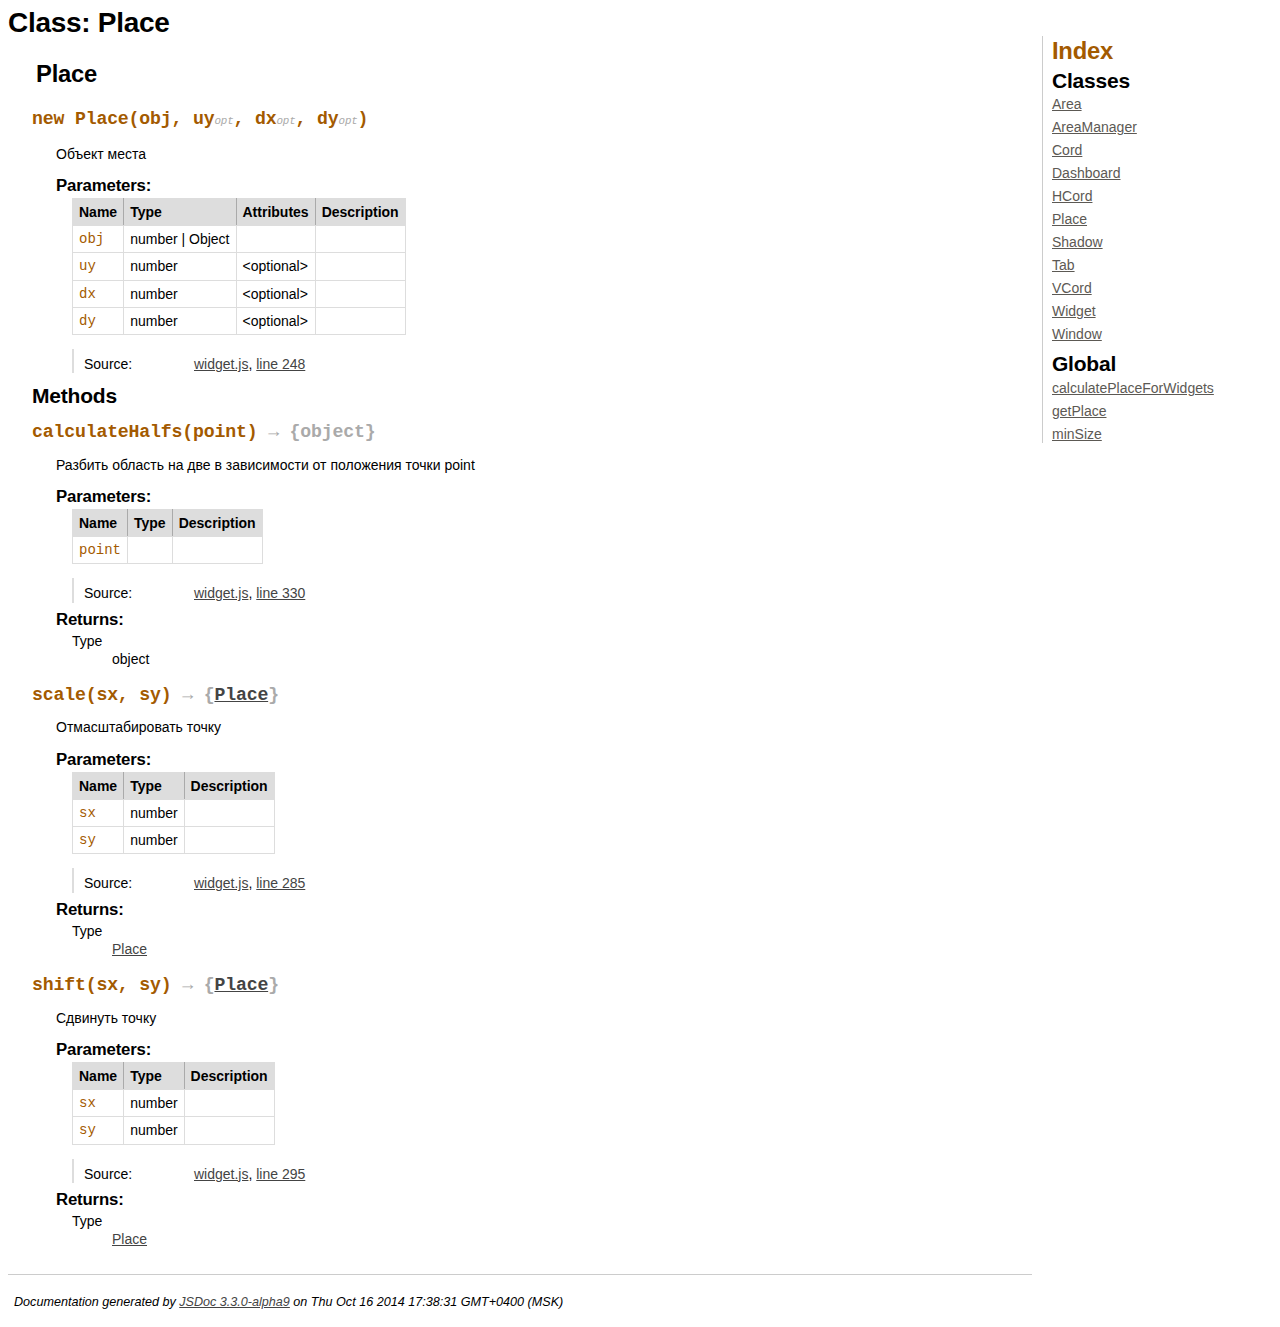
<file: widgetTest/doc/Place.html>
<!DOCTYPE html>
<html lang="en">
<head>
    <meta charset="utf-8">
    <title>JSDoc: Class: Place</title>

    <script src="scripts/prettify/prettify.js"> </script>
    <script src="scripts/prettify/lang-css.js"> </script>
    <!--[if lt IE 9]>
      <script src="//html5shiv.googlecode.com/svn/trunk/html5.js"></script>
    <![endif]-->
    <link type="text/css" rel="stylesheet" href="styles/prettify-tomorrow.css">
    <link type="text/css" rel="stylesheet" href="styles/jsdoc-default.css">
</head>

<body>

<div id="main">

    <h1 class="page-title">Class: Place</h1>

    



<section>

<header>
    <h2>
    Place
    </h2>
    
</header>

<article>
    <div class="container-overview">
    

    
        
<dt>
    <h4 class="name" id="Place"><span class="type-signature"></span>new Place<span class="signature">(obj, uy<span class="signature-attributes">opt</span>, dx<span class="signature-attributes">opt</span>, dy<span class="signature-attributes">opt</span>)</span><span class="type-signature"></span></h4>

    
</dt>
<dd>

    
    <div class="description">
        Объект места
    </div>
    

    

    

    
        <h5>Parameters:</h5>
        

<table class="params">
    <thead>
    <tr>
        
        <th>Name</th>
        

        <th>Type</th>

        
        <th>Attributes</th>
        

        

        <th class="last">Description</th>
    </tr>
    </thead>

    <tbody>
    

        <tr>
            
                <td class="name"><code>obj</code></td>
            

            <td class="type">
            
                
<span class="param-type">number</span>
|

<span class="param-type">Object</span>


            
            </td>

            
                <td class="attributes">
                

                

                
                </td>
            

            

            <td class="description last"></td>
        </tr>

    

        <tr>
            
                <td class="name"><code>uy</code></td>
            

            <td class="type">
            
                
<span class="param-type">number</span>


            
            </td>

            
                <td class="attributes">
                
                    &lt;optional><br>
                

                

                
                </td>
            

            

            <td class="description last"></td>
        </tr>

    

        <tr>
            
                <td class="name"><code>dx</code></td>
            

            <td class="type">
            
                
<span class="param-type">number</span>


            
            </td>

            
                <td class="attributes">
                
                    &lt;optional><br>
                

                

                
                </td>
            

            

            <td class="description last"></td>
        </tr>

    

        <tr>
            
                <td class="name"><code>dy</code></td>
            

            <td class="type">
            
                
<span class="param-type">number</span>


            
            </td>

            
                <td class="attributes">
                
                    &lt;optional><br>
                

                

                
                </td>
            

            

            <td class="description last"></td>
        </tr>

    
    </tbody>
</table>
    

    
<dl class="details">
    

    

    

    

    

    

    

    

    

    
    <dt class="tag-source">Source:</dt>
    <dd class="tag-source"><ul class="dummy"><li>
        <a href="widget.js.html">widget.js</a>, <a href="widget.js.html#line248">line 248</a>
    </li></ul></dd>
    

    

    

    
</dl>


    

    

    

    

    

    

    
</dd>

    
    </div>

    

    

    

    

     

    

    

    
        <h3 class="subsection-title">Methods</h3>

        <dl>
            
<dt>
    <h4 class="name" id="calculateHalfs"><span class="type-signature"></span>calculateHalfs<span class="signature">(point)</span><span class="type-signature"> &rarr; {object}</span></h4>

    
</dt>
<dd>

    
    <div class="description">
        Разбить область на две в зависимости от положения точки point
    </div>
    

    

    

    
        <h5>Parameters:</h5>
        

<table class="params">
    <thead>
    <tr>
        
        <th>Name</th>
        

        <th>Type</th>

        

        

        <th class="last">Description</th>
    </tr>
    </thead>

    <tbody>
    

        <tr>
            
                <td class="name"><code>point</code></td>
            

            <td class="type">
            
            </td>

            

            

            <td class="description last"></td>
        </tr>

    
    </tbody>
</table>
    

    
<dl class="details">
    

    

    

    

    

    

    

    

    

    
    <dt class="tag-source">Source:</dt>
    <dd class="tag-source"><ul class="dummy"><li>
        <a href="widget.js.html">widget.js</a>, <a href="widget.js.html#line330">line 330</a>
    </li></ul></dd>
    

    

    

    
</dl>


    

    

    

    

    

    
    <h5>Returns:</h5>
    
            


<dl>
    <dt>
        Type
    </dt>
    <dd>
        
<span class="param-type">object</span>


    </dd>
</dl>

        

    
</dd>

        
            
<dt>
    <h4 class="name" id="scale"><span class="type-signature"></span>scale<span class="signature">(sx, sy)</span><span class="type-signature"> &rarr; {<a href="Place.html">Place</a>}</span></h4>

    
</dt>
<dd>

    
    <div class="description">
        Отмасштабировать точку
    </div>
    

    

    

    
        <h5>Parameters:</h5>
        

<table class="params">
    <thead>
    <tr>
        
        <th>Name</th>
        

        <th>Type</th>

        

        

        <th class="last">Description</th>
    </tr>
    </thead>

    <tbody>
    

        <tr>
            
                <td class="name"><code>sx</code></td>
            

            <td class="type">
            
                
<span class="param-type">number</span>


            
            </td>

            

            

            <td class="description last"></td>
        </tr>

    

        <tr>
            
                <td class="name"><code>sy</code></td>
            

            <td class="type">
            
                
<span class="param-type">number</span>


            
            </td>

            

            

            <td class="description last"></td>
        </tr>

    
    </tbody>
</table>
    

    
<dl class="details">
    

    

    

    

    

    

    

    

    

    
    <dt class="tag-source">Source:</dt>
    <dd class="tag-source"><ul class="dummy"><li>
        <a href="widget.js.html">widget.js</a>, <a href="widget.js.html#line285">line 285</a>
    </li></ul></dd>
    

    

    

    
</dl>


    

    

    

    

    

    
    <h5>Returns:</h5>
    
            


<dl>
    <dt>
        Type
    </dt>
    <dd>
        
<span class="param-type"><a href="Place.html">Place</a></span>


    </dd>
</dl>

        

    
</dd>

        
            
<dt>
    <h4 class="name" id="shift"><span class="type-signature"></span>shift<span class="signature">(sx, sy)</span><span class="type-signature"> &rarr; {<a href="Place.html">Place</a>}</span></h4>

    
</dt>
<dd>

    
    <div class="description">
        Сдвинуть точку
    </div>
    

    

    

    
        <h5>Parameters:</h5>
        

<table class="params">
    <thead>
    <tr>
        
        <th>Name</th>
        

        <th>Type</th>

        

        

        <th class="last">Description</th>
    </tr>
    </thead>

    <tbody>
    

        <tr>
            
                <td class="name"><code>sx</code></td>
            

            <td class="type">
            
                
<span class="param-type">number</span>


            
            </td>

            

            

            <td class="description last"></td>
        </tr>

    

        <tr>
            
                <td class="name"><code>sy</code></td>
            

            <td class="type">
            
                
<span class="param-type">number</span>


            
            </td>

            

            

            <td class="description last"></td>
        </tr>

    
    </tbody>
</table>
    

    
<dl class="details">
    

    

    

    

    

    

    

    

    

    
    <dt class="tag-source">Source:</dt>
    <dd class="tag-source"><ul class="dummy"><li>
        <a href="widget.js.html">widget.js</a>, <a href="widget.js.html#line295">line 295</a>
    </li></ul></dd>
    

    

    

    
</dl>


    

    

    

    

    

    
    <h5>Returns:</h5>
    
            


<dl>
    <dt>
        Type
    </dt>
    <dd>
        
<span class="param-type"><a href="Place.html">Place</a></span>


    </dd>
</dl>

        

    
</dd>

        </dl>
    

    

    
</article>

</section>




</div>

<nav>
    <h2><a href="index.html">Index</a></h2><h3>Classes</h3><ul><li><a href="Area.html">Area</a></li><li><a href="AreaManager.html">AreaManager</a></li><li><a href="Cord.html">Cord</a></li><li><a href="Dashboard.html">Dashboard</a></li><li><a href="HCord.html">HCord</a></li><li><a href="Place.html">Place</a></li><li><a href="Shadow.html">Shadow</a></li><li><a href="Tab.html">Tab</a></li><li><a href="VCord.html">VCord</a></li><li><a href="Widget.html">Widget</a></li><li><a href="Window.html">Window</a></li></ul><h3>Global</h3><ul><li><a href="global.html#calculatePlaceForWidgets">calculatePlaceForWidgets</a></li><li><a href="global.html#getPlace">getPlace</a></li><li><a href="global.html#minSize">minSize</a></li></ul>
</nav>

<br clear="both">

<footer>
    Documentation generated by <a href="https://github.com/jsdoc3/jsdoc">JSDoc 3.3.0-alpha9</a> on Thu Oct 16 2014 17:38:31 GMT+0400 (MSK)
</footer>

<script> prettyPrint(); </script>
<script src="scripts/linenumber.js"> </script>
</body>
</html>
</file>
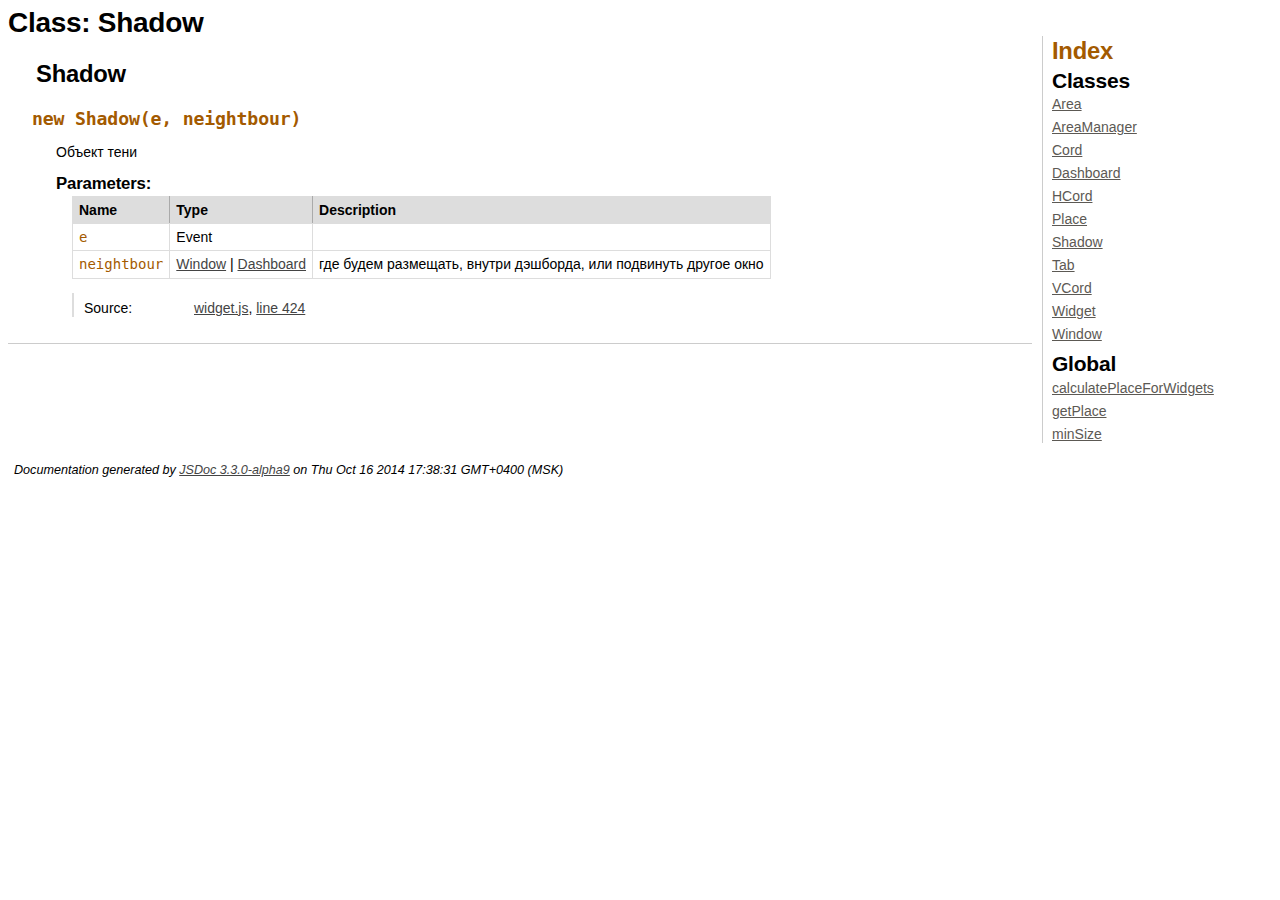
<file: widgetTest/doc/Shadow.html>
<!DOCTYPE html>
<html lang="en">
<head>
    <meta charset="utf-8">
    <title>JSDoc: Class: Shadow</title>

    <script src="scripts/prettify/prettify.js"> </script>
    <script src="scripts/prettify/lang-css.js"> </script>
    <!--[if lt IE 9]>
      <script src="//html5shiv.googlecode.com/svn/trunk/html5.js"></script>
    <![endif]-->
    <link type="text/css" rel="stylesheet" href="styles/prettify-tomorrow.css">
    <link type="text/css" rel="stylesheet" href="styles/jsdoc-default.css">
</head>

<body>

<div id="main">

    <h1 class="page-title">Class: Shadow</h1>

    



<section>

<header>
    <h2>
    Shadow
    </h2>
    
</header>

<article>
    <div class="container-overview">
    

    
        
<dt>
    <h4 class="name" id="Shadow"><span class="type-signature"></span>new Shadow<span class="signature">(e, neightbour)</span><span class="type-signature"></span></h4>

    
</dt>
<dd>

    
    <div class="description">
        Объект тени
    </div>
    

    

    

    
        <h5>Parameters:</h5>
        

<table class="params">
    <thead>
    <tr>
        
        <th>Name</th>
        

        <th>Type</th>

        

        

        <th class="last">Description</th>
    </tr>
    </thead>

    <tbody>
    

        <tr>
            
                <td class="name"><code>e</code></td>
            

            <td class="type">
            
                
<span class="param-type">Event</span>


            
            </td>

            

            

            <td class="description last"></td>
        </tr>

    

        <tr>
            
                <td class="name"><code>neightbour</code></td>
            

            <td class="type">
            
                
<span class="param-type"><a href="Window.html">Window</a></span>
|

<span class="param-type"><a href="Dashboard.html">Dashboard</a></span>


            
            </td>

            

            

            <td class="description last">где будем размещать, внутри дэшборда, или подвинуть другое окно</td>
        </tr>

    
    </tbody>
</table>
    

    
<dl class="details">
    

    

    

    

    

    

    

    

    

    
    <dt class="tag-source">Source:</dt>
    <dd class="tag-source"><ul class="dummy"><li>
        <a href="widget.js.html">widget.js</a>, <a href="widget.js.html#line424">line 424</a>
    </li></ul></dd>
    

    

    

    
</dl>


    

    

    

    

    

    

    
</dd>

    
    </div>

    

    

    

    

     

    

    

    

    

    
</article>

</section>




</div>

<nav>
    <h2><a href="index.html">Index</a></h2><h3>Classes</h3><ul><li><a href="Area.html">Area</a></li><li><a href="AreaManager.html">AreaManager</a></li><li><a href="Cord.html">Cord</a></li><li><a href="Dashboard.html">Dashboard</a></li><li><a href="HCord.html">HCord</a></li><li><a href="Place.html">Place</a></li><li><a href="Shadow.html">Shadow</a></li><li><a href="Tab.html">Tab</a></li><li><a href="VCord.html">VCord</a></li><li><a href="Widget.html">Widget</a></li><li><a href="Window.html">Window</a></li></ul><h3>Global</h3><ul><li><a href="global.html#calculatePlaceForWidgets">calculatePlaceForWidgets</a></li><li><a href="global.html#getPlace">getPlace</a></li><li><a href="global.html#minSize">minSize</a></li></ul>
</nav>

<br clear="both">

<footer>
    Documentation generated by <a href="https://github.com/jsdoc3/jsdoc">JSDoc 3.3.0-alpha9</a> on Thu Oct 16 2014 17:38:31 GMT+0400 (MSK)
</footer>

<script> prettyPrint(); </script>
<script src="scripts/linenumber.js"> </script>
</body>
</html>
</file>
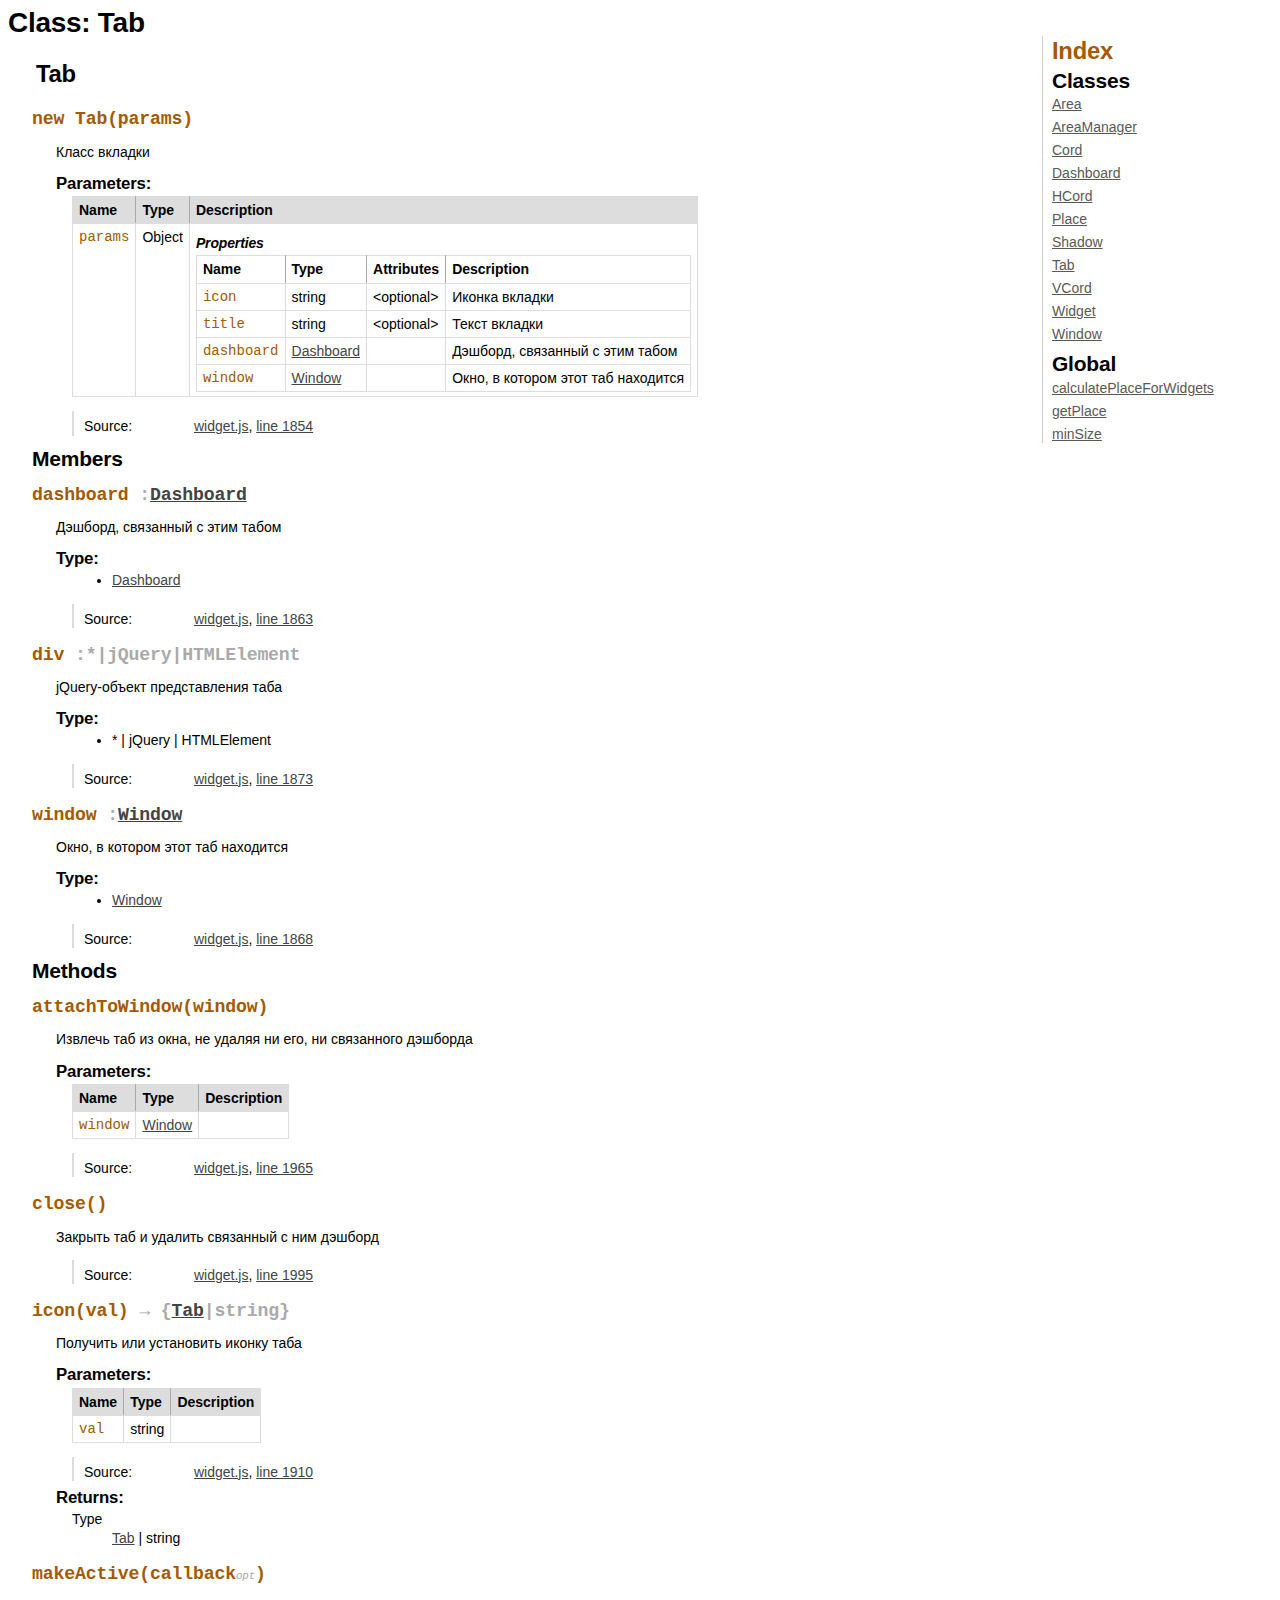
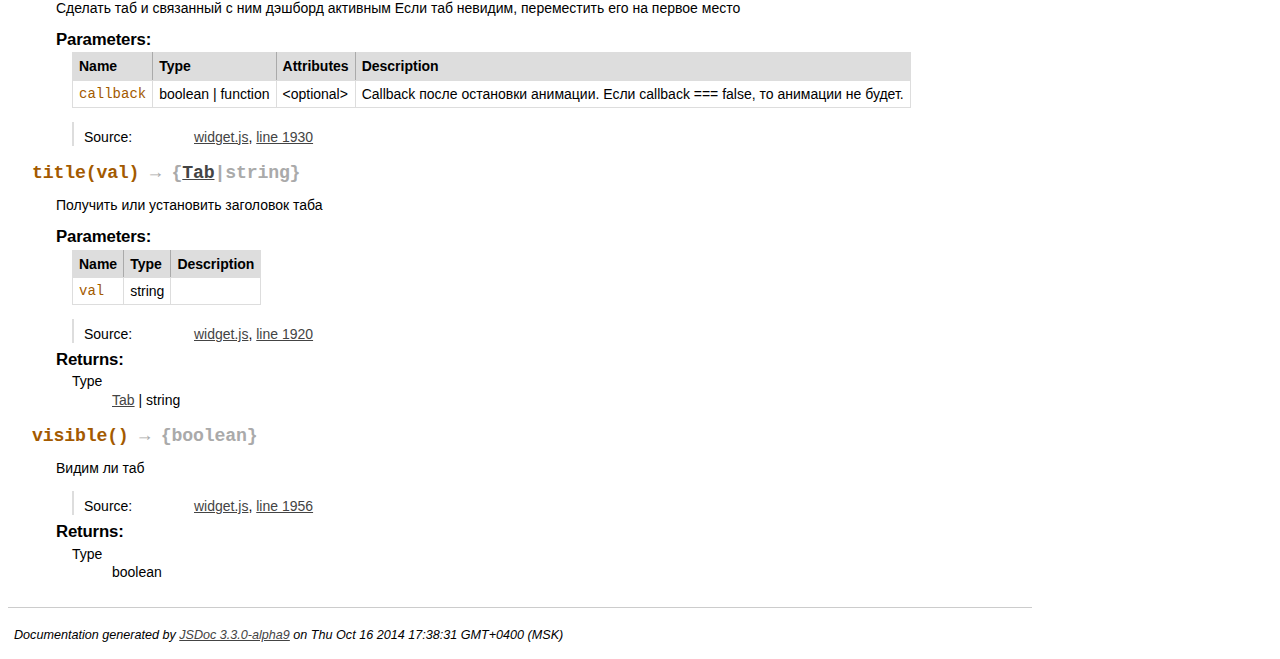
<file: widgetTest/doc/Tab.html>
<!DOCTYPE html>
<html lang="en">
<head>
    <meta charset="utf-8">
    <title>JSDoc: Class: Tab</title>

    <script src="scripts/prettify/prettify.js"> </script>
    <script src="scripts/prettify/lang-css.js"> </script>
    <!--[if lt IE 9]>
      <script src="//html5shiv.googlecode.com/svn/trunk/html5.js"></script>
    <![endif]-->
    <link type="text/css" rel="stylesheet" href="styles/prettify-tomorrow.css">
    <link type="text/css" rel="stylesheet" href="styles/jsdoc-default.css">
</head>

<body>

<div id="main">

    <h1 class="page-title">Class: Tab</h1>

    



<section>

<header>
    <h2>
    Tab
    </h2>
    
</header>

<article>
    <div class="container-overview">
    

    
        
<dt>
    <h4 class="name" id="Tab"><span class="type-signature"></span>new Tab<span class="signature">(params)</span><span class="type-signature"></span></h4>

    
</dt>
<dd>

    
    <div class="description">
        Класс вкладки
    </div>
    

    

    

    
        <h5>Parameters:</h5>
        

<table class="params">
    <thead>
    <tr>
        
        <th>Name</th>
        

        <th>Type</th>

        

        

        <th class="last">Description</th>
    </tr>
    </thead>

    <tbody>
    

        <tr>
            
                <td class="name"><code>params</code></td>
            

            <td class="type">
            
                
<span class="param-type">Object</span>


            
            </td>

            

            

            <td class="description last">
                <h6>Properties</h6>
                

<table class="params">
    <thead>
    <tr>
        
        <th>Name</th>
        

        <th>Type</th>

        
        <th>Attributes</th>
        

        

        <th class="last">Description</th>
    </tr>
    </thead>

    <tbody>
    

        <tr>
            
                <td class="name"><code>icon</code></td>
            

            <td class="type">
            
                
<span class="param-type">string</span>


            
            </td>

            
                <td class="attributes">
                
                    &lt;optional><br>
                

                

                
                </td>
            

            

            <td class="description last">Иконка вкладки</td>
        </tr>

    

        <tr>
            
                <td class="name"><code>title</code></td>
            

            <td class="type">
            
                
<span class="param-type">string</span>


            
            </td>

            
                <td class="attributes">
                
                    &lt;optional><br>
                

                

                
                </td>
            

            

            <td class="description last">Текст вкладки</td>
        </tr>

    

        <tr>
            
                <td class="name"><code>dashboard</code></td>
            

            <td class="type">
            
                
<span class="param-type"><a href="Dashboard.html">Dashboard</a></span>


            
            </td>

            
                <td class="attributes">
                

                

                
                </td>
            

            

            <td class="description last">Дэшборд, связанный с этим табом</td>
        </tr>

    

        <tr>
            
                <td class="name"><code>window</code></td>
            

            <td class="type">
            
                
<span class="param-type"><a href="Window.html">Window</a></span>


            
            </td>

            
                <td class="attributes">
                

                

                
                </td>
            

            

            <td class="description last">Окно, в котором этот таб находится</td>
        </tr>

    
    </tbody>
</table>
            </td>
        </tr>

    
    </tbody>
</table>
    

    
<dl class="details">
    

    

    

    

    

    

    

    

    

    
    <dt class="tag-source">Source:</dt>
    <dd class="tag-source"><ul class="dummy"><li>
        <a href="widget.js.html">widget.js</a>, <a href="widget.js.html#line1854">line 1854</a>
    </li></ul></dd>
    

    

    

    
</dl>


    

    

    

    

    

    

    
</dd>

    
    </div>

    

    

    

    

     

    

    
        <h3 class="subsection-title">Members</h3>

        <dl>
            
<dt>
    <h4 class="name" id="dashboard"><span class="type-signature"></span>dashboard<span class="type-signature"> :<a href="Dashboard.html">Dashboard</a></span></h4>

    
</dt>
<dd>
    
    <div class="description">
        Дэшборд, связанный с этим табом
    </div>
    

    
        <h5>Type:</h5>
        <ul>
            <li>
                
<span class="param-type"><a href="Dashboard.html">Dashboard</a></span>


            </li>
        </ul>
    

    
<dl class="details">
    

    

    

    

    

    

    

    

    

    
    <dt class="tag-source">Source:</dt>
    <dd class="tag-source"><ul class="dummy"><li>
        <a href="widget.js.html">widget.js</a>, <a href="widget.js.html#line1863">line 1863</a>
    </li></ul></dd>
    

    

    

    
</dl>


    

    
</dd>

        
            
<dt>
    <h4 class="name" id="div"><span class="type-signature"></span>div<span class="type-signature"> :*|jQuery|HTMLElement</span></h4>

    
</dt>
<dd>
    
    <div class="description">
        jQuery-объект представления таба
    </div>
    

    
        <h5>Type:</h5>
        <ul>
            <li>
                
<span class="param-type">*</span>
|

<span class="param-type">jQuery</span>
|

<span class="param-type">HTMLElement</span>


            </li>
        </ul>
    

    
<dl class="details">
    

    

    

    

    

    

    

    

    

    
    <dt class="tag-source">Source:</dt>
    <dd class="tag-source"><ul class="dummy"><li>
        <a href="widget.js.html">widget.js</a>, <a href="widget.js.html#line1873">line 1873</a>
    </li></ul></dd>
    

    

    

    
</dl>


    

    
</dd>

        
            
<dt>
    <h4 class="name" id="window"><span class="type-signature"></span>window<span class="type-signature"> :<a href="Window.html">Window</a></span></h4>

    
</dt>
<dd>
    
    <div class="description">
        Окно, в котором этот таб находится
    </div>
    

    
        <h5>Type:</h5>
        <ul>
            <li>
                
<span class="param-type"><a href="Window.html">Window</a></span>


            </li>
        </ul>
    

    
<dl class="details">
    

    

    

    

    

    

    

    

    

    
    <dt class="tag-source">Source:</dt>
    <dd class="tag-source"><ul class="dummy"><li>
        <a href="widget.js.html">widget.js</a>, <a href="widget.js.html#line1868">line 1868</a>
    </li></ul></dd>
    

    

    

    
</dl>


    

    
</dd>

        </dl>
    

    
        <h3 class="subsection-title">Methods</h3>

        <dl>
            
<dt>
    <h4 class="name" id="attachToWindow"><span class="type-signature"></span>attachToWindow<span class="signature">(window)</span><span class="type-signature"></span></h4>

    
</dt>
<dd>

    
    <div class="description">
        Извлечь таб из окна, не удаляя ни его, ни связанного дэшборда
    </div>
    

    

    

    
        <h5>Parameters:</h5>
        

<table class="params">
    <thead>
    <tr>
        
        <th>Name</th>
        

        <th>Type</th>

        

        

        <th class="last">Description</th>
    </tr>
    </thead>

    <tbody>
    

        <tr>
            
                <td class="name"><code>window</code></td>
            

            <td class="type">
            
                
<span class="param-type"><a href="Window.html">Window</a></span>


            
            </td>

            

            

            <td class="description last"></td>
        </tr>

    
    </tbody>
</table>
    

    
<dl class="details">
    

    

    

    

    

    

    

    

    

    
    <dt class="tag-source">Source:</dt>
    <dd class="tag-source"><ul class="dummy"><li>
        <a href="widget.js.html">widget.js</a>, <a href="widget.js.html#line1965">line 1965</a>
    </li></ul></dd>
    

    

    

    
</dl>


    

    

    

    

    

    

    
</dd>

        
            
<dt>
    <h4 class="name" id="close"><span class="type-signature"></span>close<span class="signature">()</span><span class="type-signature"></span></h4>

    
</dt>
<dd>

    
    <div class="description">
        Закрыть таб и удалить связанный с ним дэшборд
    </div>
    

    

    

    

    
<dl class="details">
    

    

    

    

    

    

    

    

    

    
    <dt class="tag-source">Source:</dt>
    <dd class="tag-source"><ul class="dummy"><li>
        <a href="widget.js.html">widget.js</a>, <a href="widget.js.html#line1995">line 1995</a>
    </li></ul></dd>
    

    

    

    
</dl>


    

    

    

    

    

    

    
</dd>

        
            
<dt>
    <h4 class="name" id="icon"><span class="type-signature"></span>icon<span class="signature">(val)</span><span class="type-signature"> &rarr; {<a href="Tab.html">Tab</a>|string}</span></h4>

    
</dt>
<dd>

    
    <div class="description">
        Получить или установить иконку таба
    </div>
    

    

    

    
        <h5>Parameters:</h5>
        

<table class="params">
    <thead>
    <tr>
        
        <th>Name</th>
        

        <th>Type</th>

        

        

        <th class="last">Description</th>
    </tr>
    </thead>

    <tbody>
    

        <tr>
            
                <td class="name"><code>val</code></td>
            

            <td class="type">
            
                
<span class="param-type">string</span>


            
            </td>

            

            

            <td class="description last"></td>
        </tr>

    
    </tbody>
</table>
    

    
<dl class="details">
    

    

    

    

    

    

    

    

    

    
    <dt class="tag-source">Source:</dt>
    <dd class="tag-source"><ul class="dummy"><li>
        <a href="widget.js.html">widget.js</a>, <a href="widget.js.html#line1910">line 1910</a>
    </li></ul></dd>
    

    

    

    
</dl>


    

    

    

    

    

    
    <h5>Returns:</h5>
    
            


<dl>
    <dt>
        Type
    </dt>
    <dd>
        
<span class="param-type"><a href="Tab.html">Tab</a></span>
|

<span class="param-type">string</span>


    </dd>
</dl>

        

    
</dd>

        
            
<dt>
    <h4 class="name" id="makeActive"><span class="type-signature"></span>makeActive<span class="signature">(callback<span class="signature-attributes">opt</span>)</span><span class="type-signature"></span></h4>

    
</dt>
<dd>

    
    <div class="description">
        Сделать таб и связанный с ним дэшборд активным
Если таб невидим, переместить его на первое место
    </div>
    

    

    

    
        <h5>Parameters:</h5>
        

<table class="params">
    <thead>
    <tr>
        
        <th>Name</th>
        

        <th>Type</th>

        
        <th>Attributes</th>
        

        

        <th class="last">Description</th>
    </tr>
    </thead>

    <tbody>
    

        <tr>
            
                <td class="name"><code>callback</code></td>
            

            <td class="type">
            
                
<span class="param-type">boolean</span>
|

<span class="param-type">function</span>


            
            </td>

            
                <td class="attributes">
                
                    &lt;optional><br>
                

                

                
                </td>
            

            

            <td class="description last">Callback после остановки анимации. Если callback === false, то анимации не будет.</td>
        </tr>

    
    </tbody>
</table>
    

    
<dl class="details">
    

    

    

    

    

    

    

    

    

    
    <dt class="tag-source">Source:</dt>
    <dd class="tag-source"><ul class="dummy"><li>
        <a href="widget.js.html">widget.js</a>, <a href="widget.js.html#line1930">line 1930</a>
    </li></ul></dd>
    

    

    

    
</dl>


    

    

    

    

    

    

    
</dd>

        
            
<dt>
    <h4 class="name" id="title"><span class="type-signature"></span>title<span class="signature">(val)</span><span class="type-signature"> &rarr; {<a href="Tab.html">Tab</a>|string}</span></h4>

    
</dt>
<dd>

    
    <div class="description">
        Получить или установить заголовок таба
    </div>
    

    

    

    
        <h5>Parameters:</h5>
        

<table class="params">
    <thead>
    <tr>
        
        <th>Name</th>
        

        <th>Type</th>

        

        

        <th class="last">Description</th>
    </tr>
    </thead>

    <tbody>
    

        <tr>
            
                <td class="name"><code>val</code></td>
            

            <td class="type">
            
                
<span class="param-type">string</span>


            
            </td>

            

            

            <td class="description last"></td>
        </tr>

    
    </tbody>
</table>
    

    
<dl class="details">
    

    

    

    

    

    

    

    

    

    
    <dt class="tag-source">Source:</dt>
    <dd class="tag-source"><ul class="dummy"><li>
        <a href="widget.js.html">widget.js</a>, <a href="widget.js.html#line1920">line 1920</a>
    </li></ul></dd>
    

    

    

    
</dl>


    

    

    

    

    

    
    <h5>Returns:</h5>
    
            


<dl>
    <dt>
        Type
    </dt>
    <dd>
        
<span class="param-type"><a href="Tab.html">Tab</a></span>
|

<span class="param-type">string</span>


    </dd>
</dl>

        

    
</dd>

        
            
<dt>
    <h4 class="name" id="visible"><span class="type-signature"></span>visible<span class="signature">()</span><span class="type-signature"> &rarr; {boolean}</span></h4>

    
</dt>
<dd>

    
    <div class="description">
        Видим ли таб
    </div>
    

    

    

    

    
<dl class="details">
    

    

    

    

    

    

    

    

    

    
    <dt class="tag-source">Source:</dt>
    <dd class="tag-source"><ul class="dummy"><li>
        <a href="widget.js.html">widget.js</a>, <a href="widget.js.html#line1956">line 1956</a>
    </li></ul></dd>
    

    

    

    
</dl>


    

    

    

    

    

    
    <h5>Returns:</h5>
    
            


<dl>
    <dt>
        Type
    </dt>
    <dd>
        
<span class="param-type">boolean</span>


    </dd>
</dl>

        

    
</dd>

        </dl>
    

    

    
</article>

</section>




</div>

<nav>
    <h2><a href="index.html">Index</a></h2><h3>Classes</h3><ul><li><a href="Area.html">Area</a></li><li><a href="AreaManager.html">AreaManager</a></li><li><a href="Cord.html">Cord</a></li><li><a href="Dashboard.html">Dashboard</a></li><li><a href="HCord.html">HCord</a></li><li><a href="Place.html">Place</a></li><li><a href="Shadow.html">Shadow</a></li><li><a href="Tab.html">Tab</a></li><li><a href="VCord.html">VCord</a></li><li><a href="Widget.html">Widget</a></li><li><a href="Window.html">Window</a></li></ul><h3>Global</h3><ul><li><a href="global.html#calculatePlaceForWidgets">calculatePlaceForWidgets</a></li><li><a href="global.html#getPlace">getPlace</a></li><li><a href="global.html#minSize">minSize</a></li></ul>
</nav>

<br clear="both">

<footer>
    Documentation generated by <a href="https://github.com/jsdoc3/jsdoc">JSDoc 3.3.0-alpha9</a> on Thu Oct 16 2014 17:38:31 GMT+0400 (MSK)
</footer>

<script> prettyPrint(); </script>
<script src="scripts/linenumber.js"> </script>
</body>
</html>
</file>
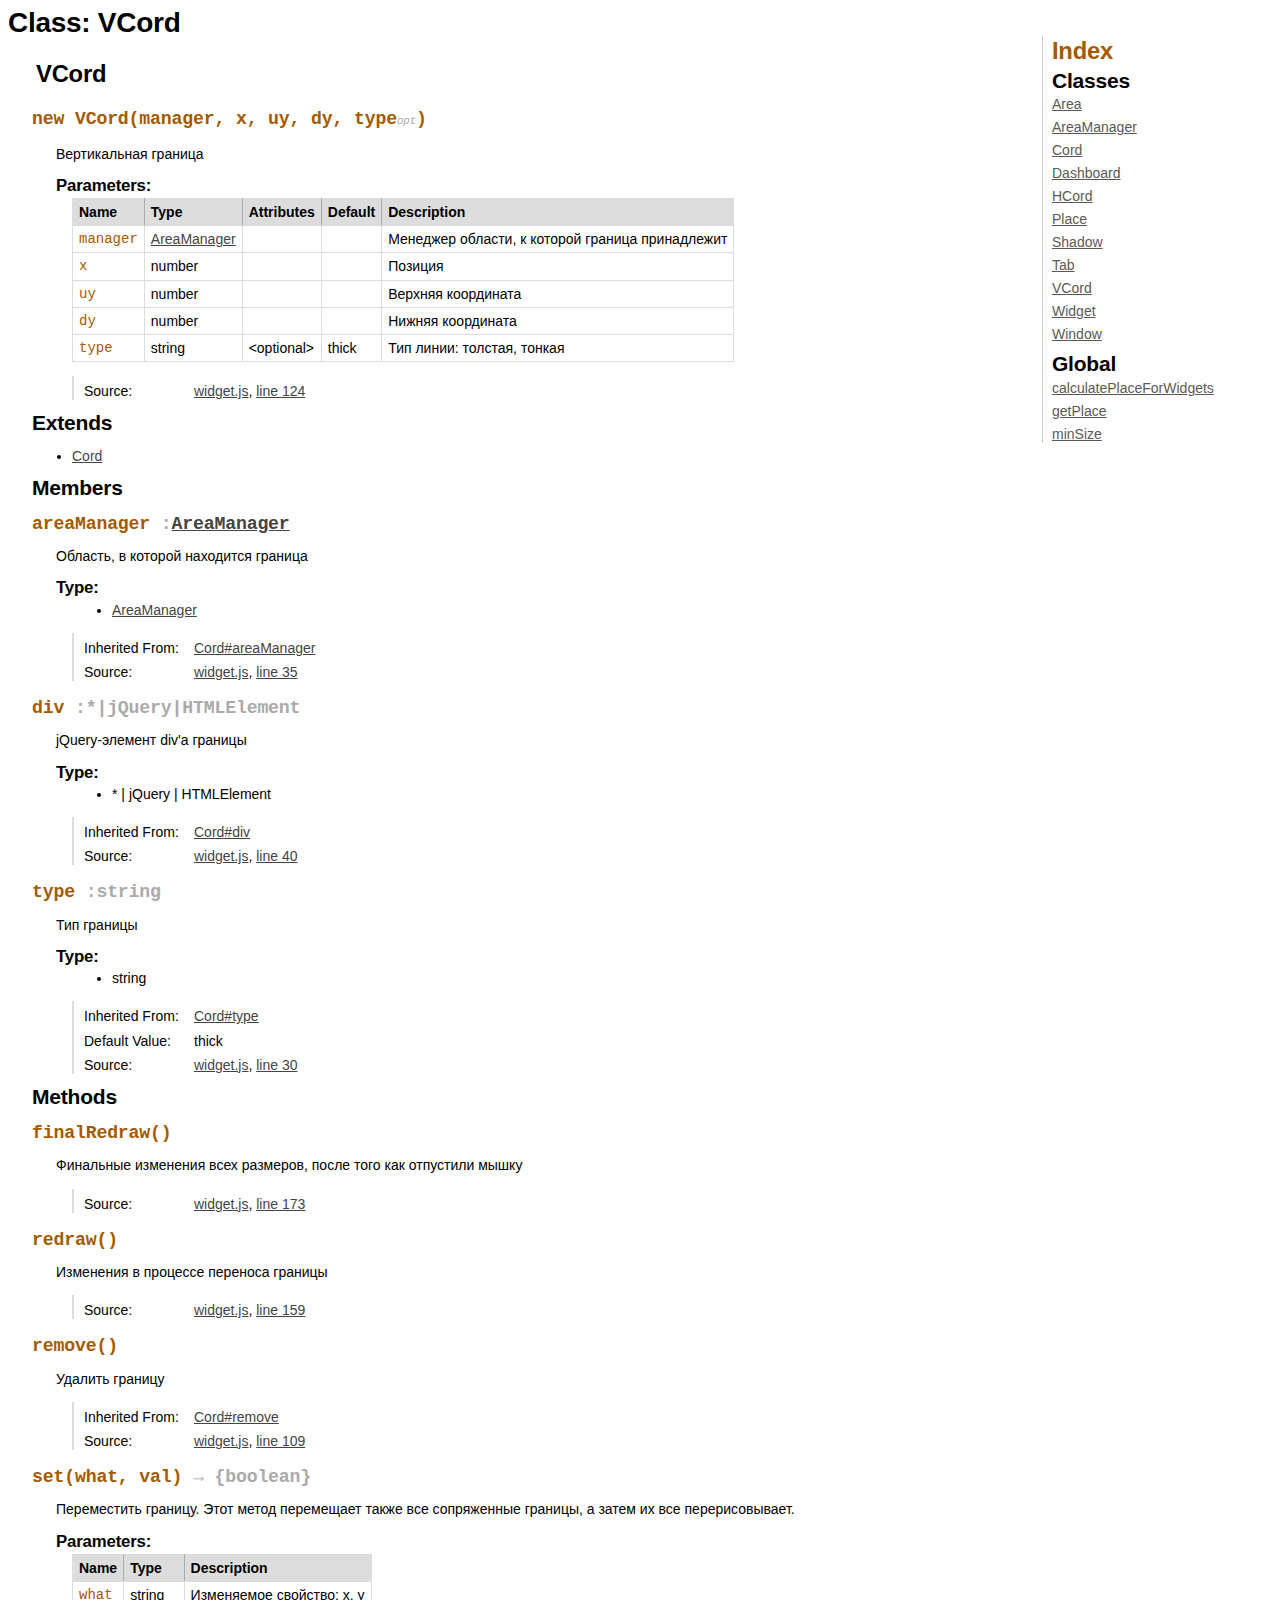
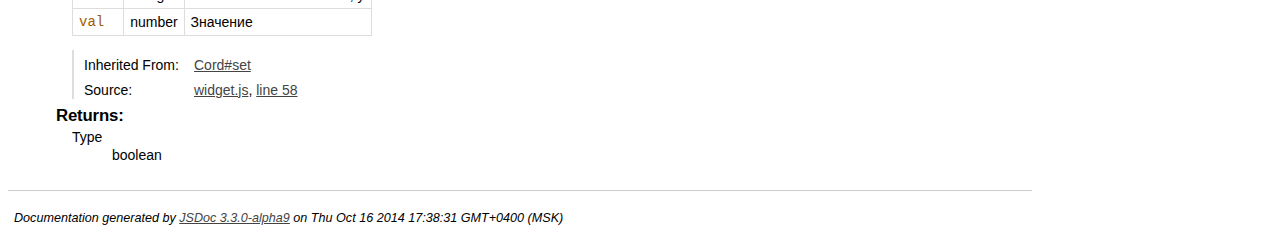
<file: widgetTest/doc/VCord.html>
<!DOCTYPE html>
<html lang="en">
<head>
    <meta charset="utf-8">
    <title>JSDoc: Class: VCord</title>

    <script src="scripts/prettify/prettify.js"> </script>
    <script src="scripts/prettify/lang-css.js"> </script>
    <!--[if lt IE 9]>
      <script src="//html5shiv.googlecode.com/svn/trunk/html5.js"></script>
    <![endif]-->
    <link type="text/css" rel="stylesheet" href="styles/prettify-tomorrow.css">
    <link type="text/css" rel="stylesheet" href="styles/jsdoc-default.css">
</head>

<body>

<div id="main">

    <h1 class="page-title">Class: VCord</h1>

    



<section>

<header>
    <h2>
    VCord
    </h2>
    
</header>

<article>
    <div class="container-overview">
    

    
        
<dt>
    <h4 class="name" id="VCord"><span class="type-signature"></span>new VCord<span class="signature">(manager, x, uy, dy, type<span class="signature-attributes">opt</span>)</span><span class="type-signature"></span></h4>

    
</dt>
<dd>

    
    <div class="description">
        Вертикальная граница
    </div>
    

    

    

    
        <h5>Parameters:</h5>
        

<table class="params">
    <thead>
    <tr>
        
        <th>Name</th>
        

        <th>Type</th>

        
        <th>Attributes</th>
        

        
        <th>Default</th>
        

        <th class="last">Description</th>
    </tr>
    </thead>

    <tbody>
    

        <tr>
            
                <td class="name"><code>manager</code></td>
            

            <td class="type">
            
                
<span class="param-type"><a href="AreaManager.html">AreaManager</a></span>


            
            </td>

            
                <td class="attributes">
                

                

                
                </td>
            

            
                <td class="default">
                
                </td>
            

            <td class="description last">Менеджер области, к которой граница принадлежит</td>
        </tr>

    

        <tr>
            
                <td class="name"><code>x</code></td>
            

            <td class="type">
            
                
<span class="param-type">number</span>


            
            </td>

            
                <td class="attributes">
                

                

                
                </td>
            

            
                <td class="default">
                
                </td>
            

            <td class="description last">Позиция</td>
        </tr>

    

        <tr>
            
                <td class="name"><code>uy</code></td>
            

            <td class="type">
            
                
<span class="param-type">number</span>


            
            </td>

            
                <td class="attributes">
                

                

                
                </td>
            

            
                <td class="default">
                
                </td>
            

            <td class="description last">Верхняя координата</td>
        </tr>

    

        <tr>
            
                <td class="name"><code>dy</code></td>
            

            <td class="type">
            
                
<span class="param-type">number</span>


            
            </td>

            
                <td class="attributes">
                

                

                
                </td>
            

            
                <td class="default">
                
                </td>
            

            <td class="description last">Нижняя координата</td>
        </tr>

    

        <tr>
            
                <td class="name"><code>type</code></td>
            

            <td class="type">
            
                
<span class="param-type">string</span>


            
            </td>

            
                <td class="attributes">
                
                    &lt;optional><br>
                

                

                
                </td>
            

            
                <td class="default">
                
                    thick
                
                </td>
            

            <td class="description last">Тип линии: толстая, тонкая</td>
        </tr>

    
    </tbody>
</table>
    

    
<dl class="details">
    

    

    

    

    

    

    

    

    

    
    <dt class="tag-source">Source:</dt>
    <dd class="tag-source"><ul class="dummy"><li>
        <a href="widget.js.html">widget.js</a>, <a href="widget.js.html#line124">line 124</a>
    </li></ul></dd>
    

    

    

    
</dl>


    

    

    

    

    

    

    
</dd>

    
    </div>

    
        <h3 class="subsection-title">Extends</h3>

        <ul>
            <li><a href="Cord.html">Cord</a></li>
        </ul>
    

    

    

    

     

    

    
        <h3 class="subsection-title">Members</h3>

        <dl>
            
<dt>
    <h4 class="name" id="areaManager"><span class="type-signature"></span>areaManager<span class="type-signature"> :<a href="AreaManager.html">AreaManager</a></span></h4>

    
</dt>
<dd>
    
    <div class="description">
        Область, в которой находится граница
    </div>
    

    
        <h5>Type:</h5>
        <ul>
            <li>
                
<span class="param-type"><a href="AreaManager.html">AreaManager</a></span>


            </li>
        </ul>
    

    
<dl class="details">
    

    

    

    
    <dt class="inherited-from">Inherited From:</dt>
    <dd class="inherited-from"><ul class="dummy"><li>
        <a href="Cord.html#areaManager">Cord#areaManager</a>
    </li></dd>
    

    

    

    

    

    

    
    <dt class="tag-source">Source:</dt>
    <dd class="tag-source"><ul class="dummy"><li>
        <a href="widget.js.html">widget.js</a>, <a href="widget.js.html#line35">line 35</a>
    </li></ul></dd>
    

    

    

    
</dl>


    

    
</dd>

        
            
<dt>
    <h4 class="name" id="div"><span class="type-signature"></span>div<span class="type-signature"> :*|jQuery|HTMLElement</span></h4>

    
</dt>
<dd>
    
    <div class="description">
        jQuery-элемент div'а границы
    </div>
    

    
        <h5>Type:</h5>
        <ul>
            <li>
                
<span class="param-type">*</span>
|

<span class="param-type">jQuery</span>
|

<span class="param-type">HTMLElement</span>


            </li>
        </ul>
    

    
<dl class="details">
    

    

    

    
    <dt class="inherited-from">Inherited From:</dt>
    <dd class="inherited-from"><ul class="dummy"><li>
        <a href="Cord.html#div">Cord#div</a>
    </li></dd>
    

    

    

    

    

    

    
    <dt class="tag-source">Source:</dt>
    <dd class="tag-source"><ul class="dummy"><li>
        <a href="widget.js.html">widget.js</a>, <a href="widget.js.html#line40">line 40</a>
    </li></ul></dd>
    

    

    

    
</dl>


    

    
</dd>

        
            
<dt>
    <h4 class="name" id="type"><span class="type-signature"></span>type<span class="type-signature"> :string</span></h4>

    
</dt>
<dd>
    
    <div class="description">
        Тип границы
    </div>
    

    
        <h5>Type:</h5>
        <ul>
            <li>
                
<span class="param-type">string</span>


            </li>
        </ul>
    

    
<dl class="details">
    

    

    

    
    <dt class="inherited-from">Inherited From:</dt>
    <dd class="inherited-from"><ul class="dummy"><li>
        <a href="Cord.html#type">Cord#type</a>
    </li></dd>
    

    

    

    

    

    
    <dt class="tag-default">Default Value:</dt>
    <dd class="tag-default"><ul class="dummy">
            <li>thick</li>
        </ul></dd>
    

    
    <dt class="tag-source">Source:</dt>
    <dd class="tag-source"><ul class="dummy"><li>
        <a href="widget.js.html">widget.js</a>, <a href="widget.js.html#line30">line 30</a>
    </li></ul></dd>
    

    

    

    
</dl>


    

    
</dd>

        </dl>
    

    
        <h3 class="subsection-title">Methods</h3>

        <dl>
            
<dt>
    <h4 class="name" id="finalRedraw"><span class="type-signature"></span>finalRedraw<span class="signature">()</span><span class="type-signature"></span></h4>

    
</dt>
<dd>

    
    <div class="description">
        Финальные изменения всех размеров, после того как отпустили мышку
    </div>
    

    

    

    

    
<dl class="details">
    

    

    

    

    

    

    

    

    

    
    <dt class="tag-source">Source:</dt>
    <dd class="tag-source"><ul class="dummy"><li>
        <a href="widget.js.html">widget.js</a>, <a href="widget.js.html#line173">line 173</a>
    </li></ul></dd>
    

    

    

    
</dl>


    

    

    

    

    

    

    
</dd>

        
            
<dt>
    <h4 class="name" id="redraw"><span class="type-signature"></span>redraw<span class="signature">()</span><span class="type-signature"></span></h4>

    
</dt>
<dd>

    
    <div class="description">
        Изменения в процессе переноса границы
    </div>
    

    

    

    

    
<dl class="details">
    

    

    

    

    

    

    

    

    

    
    <dt class="tag-source">Source:</dt>
    <dd class="tag-source"><ul class="dummy"><li>
        <a href="widget.js.html">widget.js</a>, <a href="widget.js.html#line159">line 159</a>
    </li></ul></dd>
    

    

    

    
</dl>


    

    

    

    

    

    

    
</dd>

        
            
<dt>
    <h4 class="name" id="remove"><span class="type-signature"></span>remove<span class="signature">()</span><span class="type-signature"></span></h4>

    
</dt>
<dd>

    
    <div class="description">
        Удалить границу
    </div>
    

    

    

    

    
<dl class="details">
    

    

    

    
    <dt class="inherited-from">Inherited From:</dt>
    <dd class="inherited-from"><ul class="dummy"><li>
        <a href="Cord.html#remove">Cord#remove</a>
    </li></dd>
    

    

    

    

    

    

    
    <dt class="tag-source">Source:</dt>
    <dd class="tag-source"><ul class="dummy"><li>
        <a href="widget.js.html">widget.js</a>, <a href="widget.js.html#line109">line 109</a>
    </li></ul></dd>
    

    

    

    
</dl>


    

    

    

    

    

    

    
</dd>

        
            
<dt>
    <h4 class="name" id="set"><span class="type-signature"></span>set<span class="signature">(what, val)</span><span class="type-signature"> &rarr; {boolean}</span></h4>

    
</dt>
<dd>

    
    <div class="description">
        Переместить границу.
Этот метод перемещает также все сопряженные границы, а затем их все перерисовывает.
    </div>
    

    

    

    
        <h5>Parameters:</h5>
        

<table class="params">
    <thead>
    <tr>
        
        <th>Name</th>
        

        <th>Type</th>

        

        

        <th class="last">Description</th>
    </tr>
    </thead>

    <tbody>
    

        <tr>
            
                <td class="name"><code>what</code></td>
            

            <td class="type">
            
                
<span class="param-type">string</span>


            
            </td>

            

            

            <td class="description last">Изменяемое свойство: x, y</td>
        </tr>

    

        <tr>
            
                <td class="name"><code>val</code></td>
            

            <td class="type">
            
                
<span class="param-type">number</span>


            
            </td>

            

            

            <td class="description last">Значение</td>
        </tr>

    
    </tbody>
</table>
    

    
<dl class="details">
    

    

    

    
    <dt class="inherited-from">Inherited From:</dt>
    <dd class="inherited-from"><ul class="dummy"><li>
        <a href="Cord.html#set">Cord#set</a>
    </li></dd>
    

    

    

    

    

    

    
    <dt class="tag-source">Source:</dt>
    <dd class="tag-source"><ul class="dummy"><li>
        <a href="widget.js.html">widget.js</a>, <a href="widget.js.html#line58">line 58</a>
    </li></ul></dd>
    

    

    

    
</dl>


    

    

    

    

    

    
    <h5>Returns:</h5>
    
            


<dl>
    <dt>
        Type
    </dt>
    <dd>
        
<span class="param-type">boolean</span>


    </dd>
</dl>

        

    
</dd>

        </dl>
    

    

    
</article>

</section>




</div>

<nav>
    <h2><a href="index.html">Index</a></h2><h3>Classes</h3><ul><li><a href="Area.html">Area</a></li><li><a href="AreaManager.html">AreaManager</a></li><li><a href="Cord.html">Cord</a></li><li><a href="Dashboard.html">Dashboard</a></li><li><a href="HCord.html">HCord</a></li><li><a href="Place.html">Place</a></li><li><a href="Shadow.html">Shadow</a></li><li><a href="Tab.html">Tab</a></li><li><a href="VCord.html">VCord</a></li><li><a href="Widget.html">Widget</a></li><li><a href="Window.html">Window</a></li></ul><h3>Global</h3><ul><li><a href="global.html#calculatePlaceForWidgets">calculatePlaceForWidgets</a></li><li><a href="global.html#getPlace">getPlace</a></li><li><a href="global.html#minSize">minSize</a></li></ul>
</nav>

<br clear="both">

<footer>
    Documentation generated by <a href="https://github.com/jsdoc3/jsdoc">JSDoc 3.3.0-alpha9</a> on Thu Oct 16 2014 17:38:31 GMT+0400 (MSK)
</footer>

<script> prettyPrint(); </script>
<script src="scripts/linenumber.js"> </script>
</body>
</html>
</file>
<file: hismith-test/styles.css>
@charset "UTF-8";

body {
  font-family: Helvetica ,sans-serif;
  overflow-x: hidden;
  width: 100vw;
}

body * {
  outline: none;
}

.header {
  height: 66px;
  background-image: radial-gradient(circle at 50% 50%, #4dbc66, #1a8e4a);
}

.header__logo {
  float: left;
  height: 66px;
  line-height: 59px;
  padding-left: 40px;
  width: 258px;
  background: url(image/bg-triangles-left.png) center no-repeat;
  font-size: 22px;
  font-weight: bold;
  color: #ffffff;
  font-style: italic;
}

.header__phone {
  width: 248px;
  height: 66px;
  line-height: 66px;
  text-align: center;
  font-size: 16px;
  font-weight: bold;
  font-family: Helvetica, sans-serif;
  color: #ffffff;
  float: right;
  background: url(image/bg-triangles-right.png) center no-repeat;
  background-size: contain;
}

.header__phone:hover {
  text-decoration: none;
  color: #ffffff;
}

.header__icon {
  position: relative;
  top: -2px;
  margin-right: 10px;
}

.slider {
  height: 530px;
  margin-bottom: 54px;
  background-image: radial-gradient(circle at 50% 50%, #ffffff, #efefef);
  overflow: hidden;
}

.slider-item {
  height: 524px;
  padding-left: 230px;
  position: relative;
}

.slider-item__caption {
  width: 306px;
  height: 32px;
  margin-top: 83px;
  margin-bottom: 40px;
  line-height: 32px;
  font-size: 14px;
  font-weight: bold;
  text-align: center;
  color: #ffffff;
  background-image: linear-gradient(96deg, #30bc50, #1a8e5d);
  transform: skew(-20deg);
  position: relative;
}

.slider-item__caption span {
  transform: skew(20deg);
  position: absolute;
  width: 100%;
  left: 0;
  top: 0;
  will-change: transform;
}

.slider-item__quote {
  width: 410px;
  margin-bottom: 34px;
  text-transform: uppercase;
  font-size: 64px;
  font-weight: bold;
  line-height: 1.16;
  text-align: left;
  color: #737373;
}

.slider-item__person {
  width: 214px;
  height: 19px;
  font-size: 16px;
  font-style: oblique;
  text-align: center;
  color: #737373;
}

.slider-item__image {
  position: absolute;
  bottom: 0;
  right: 180px;
}

.slick-arrow {
  position: absolute;
  left: 100px;
  top: 50%;
  transform: translate(0, -50%);
  z-index: 10;
  font-size: 0;
  border: none;
  width: 41px;
  height: 200px;
  background: url(image/btn-slider-left.svg) center no-repeat;
}

.slick-arrow:hover {
  background: url(image/btn-slider-right-hover.svg) center no-repeat;
}

.slick-arrow.slick-disabled {
  opacity: 0;
  cursor: default;
}

.slick-arrow.slick-next {
  left: auto;
  right: 100px;
}

.slick-arrow.slick-prev:hover {
  transform: scale(-1, 1) translate(0, -50%);
}

.slick-dots {
  position: absolute;
  bottom: 0;
  left: 0;
  width: 100%;
  display: flex;
  list-style: none;
  padding: 0;
  margin: 0;
  background-color: #ececec;
}

.slick-dots li {
  flex-grow: 1;
  height: 6px;
  position: relative;
}

.slick-dots li button {
  width: 100%;
  position: absolute;
  left: 0;
  top: 0;
  padding: 0;
  height: 6px;
  font-size: 0;
  border: none;
  background: transparent;
  transition-duration: .2s;
  background-image: linear-gradient(91deg, #4dbc66, #1a8e4a);
  opacity: 0;
}

.slick-dots .slick-active button {
  opacity: 1;
}

.section1 .section__caption {
  margin-bottom: 16px;
}

.section1 p {
  margin-bottom: 56px;
  line-height: 1.71;
  color: #737373;
}

.section__caption {
  font-size: 32px;
  font-weight: bold;
  line-height: 1.31;
  text-align: left;
  color: #4a4a4a;
}

.section1 {
  margin-bottom: 81px;
}

.section1-wrapper {
  display: flex;
  justify-content: space-between;
  margin-left: -30px;
  padding-left: 35px;
  padding-right: 35px;
}

.section1-item {
  margin-left: 30px;
  width: 280px;
  height: 350px;
  padding-top: 145px;
  position: relative;
  border-radius: 8px;
  transition-duration: .3s;
}

.section1-item img {
  position: absolute;
  top: 50%;
  left: 50%;
  transform: translate(-50%, -50%);
  z-index: 10;
  width: 220px;
}

.section1-item::after {
  position: absolute;
  display: block;
  content: url(image/arrow-right.png);
  left: 50%;
  bottom: 32px;
  transform: translate(-50%, 0);
  z-index: 10;
}

.section1-item:hover {
  text-decoration: none;
  transform: scale(1.1);
  box-shadow: 3px 3px 15px 0 rgba(0, 0, 0, 0.2);
}

.section1-item:hover .section1-item__link {
  opacity: 1;
  z-index: 20;
}

.section1-item__bg {
  position: absolute;
  z-index: 10;
  top: 0;
  left: 0;
  width: 100%;
  height: 100%;
  background: url(image/bg-triangle.png) center no-repeat;
  -webkit-background-size: cover;
  background-size: cover;
}

.section1-item__text {
  z-index: 20;
  position: relative;
  font-weight: bold;
  line-height: 1.57;
  color: #ffffff;
}

.section1-item:nth-child(1) {
  background-image: linear-gradient(141deg, #d9aa27, #ff9d05);
}

.section1-item:nth-child(2) {
  background-image: linear-gradient(141deg, #4c9dca, #4d82dd);
}

.section1-item:nth-child(3) {
  background-image: linear-gradient(141deg, #30bc50, #1a8e5d);
}

.section1-item:nth-child(4) {
  background-image: linear-gradient(141deg, #a161fa, #aa1cf7);
}

.section1-item__link {
  font-size: 13px;
  position: absolute;
  height: 40px;
  bottom: 32px;
  left: 21%;
  right: 21%;
  text-align: center;
  line-height: 42px;
  border-radius: 20px;
  background-color: #fff;
  color: #1a8e5d;
  opacity: 0;
  transition-duration: .3s;
}

.cases {
  margin-bottom: 80px;
}

.cases .section__caption {
  margin-bottom: 40px;
}

.cases-wrapper {
  padding-left: 68px;
  padding-right: 47px;
}

.cases-wrapper .slick-next {
  right: 0;
}

.cases-wrapper .slick-prev {
  left: 0;
}

.cases-item {
  width: 272px;
  margin-right: 21px;
  float: left;
}

.cases-item::after {
  display: table;
  content: '';
  clear: both;
}

.cases-item__text {
  margin-bottom: 24px;
  height: 132px;
  overflow: hidden;
  line-height: 22px;
  width: 240px;
  color: #737373;
}

.cases-item__text p {
  margin-bottom: 22px;
}

.cases-item__link {
  margin-bottom: 16px;
  font-size: 12px;
  float: right;
  color: #737373;
}

.cases-item__link:hover {
  color: #4a90e2;
}

.cases-item__link .fa {
  margin-left: 8.4px;
  position: relative;
  top: 2px;
  font-size: 20px;
}

.how {
  margin-bottom: 80px;
}

.how .section__caption {
  margin-bottom: 24px;
}

.how-scheme {
  position: relative;
}

.how__angle {
  position: absolute;
}

.how__angle_left {
  left: 0;
  top: 0;
}

.how__angle_right {
  right: 0;
  bottom: 0;
}

.how__step {
  background-image: linear-gradient(96deg, #30bc50, #1a8e5d);
  border-radius: 8px;
  color: #ffffff;
  position: relative;
}

.how__step p {
  font-weight: normal;
  margin-bottom: 0;
  font-size: 15px;
  line-height: 1.47;
  text-shadow: 0 0 14px transparent;
}

.how__step1 {
  height: 46px;
  line-height: 48px;
  font-size: 18px;
  font-weight: bold;
  width: calc(50% - 71px);
  text-align: center;
  margin-bottom: 110px;
}

.how__line {
  position: absolute;
}

.how__line1 {
  top: 22px;
  right: 50%;
  width: 71px;
  height: 43px;
  border-top: 2px dashed #299e59;
  border-right: 2px dashed #299e59;
  border-radius: 0 8px 0 0;
}

.how__line2 {
  top: 127px;
  left: 50%;
  height: 26px;
  border-right: 2px dashed #299e59;
}

.how__icon {
  position: absolute;
  margin-left: -31px;
  margin-right: -31px;
}

.how__icon1 {
  top: 65px;
  left: 50%;
}

.how__step2 {
  padding-top: 16px;
  font-weight: bold;
  margin-bottom: 109px;
  font-size: 24px;
  padding-bottom: 16px;
  line-height: 34px;
}

.how__step2 span {
  display: block;
  line-height: 1.63;
  font-size: 16px;
  opacity: .7;
}

.how__line3 {
  top: 251px;
  left: 50%;
  height: 48px;
  border-right: 2px dashed #299e59;
}

.how__line4 {
  top: 301px;
  width: 704px;
  margin-left: -352px;
  left: 50%;
  height: 50px;
  border: 2px dashed #299e59;
  border-bottom: none;
  border-radius: 8px 8px 0 0;
}

.how-left {
  float: left;
  width: 50%;
  position: relative;
}

.how-left .how__action {
  margin-top: 10px;
  margin-left: 37px;
}

.how__action {
  font-size: 18px;
  font-weight: bold;
  line-height: 32px;
  color: #737373;
}

.how__line5 {
  height: 47px;
  left: 188px;
  top: 60px;
  border-right: 2px dashed #299e59;
}

.how__icon2 {
  left: 188px;
  top: 115px;
}

.how__line6 {
  height: 21px;
  left: 188px;
  top: 183px;
  border-right: 2px dashed #299e59;
}

.how__step3 {
  width: 378px;
  margin-top: 175px;
  padding: 16px 23px;
  font-size: 18px;
  font-weight: bold;
  line-height: 28px;
}

.how__step3 p {
  margin-top: 16px;
}

.how-right {
  width: 50%;
  float: left;
  position: relative;
}

.how-right .how__action {
  padding-left: 237px;
}

.how__line7 {
  height: 33px;
  border-right: 2px dashed #299e59;
  right: 189px;
  top: 76px;
}

.how__icon3 {
  right: 190px;
  top: 117px;
}

.how__line8 {
  height: 23px;
  border-right: 2px dashed #299e59;
  right: 189px;
  top: 186px;
}

.how__step4 {
  float: right;
  width: 378px;
  padding: 16px 23px;
  font-size: 18px;
  line-height: 28px;
  font-weight: bold;
  margin-top: 153px;
  background-image: linear-gradient(128deg, #30bc50, #1c925c 59%, #1a8e5d);
}

.how__step4 ul {
  list-style: none;
  margin: 24px 0 0;
  padding: 0;
}

.how__step4 ul li {
  font-weight: normal;
  font-size: 14px;
  line-height: 22px;
  position: relative;
  padding-left: 41px;
  margin-bottom: 24px;
}

.how__step4 ul li:last-child {
  margin-bottom: 13px;
}

.features {
  margin-bottom: 79px;
}

.features-wrapper {
  position: relative;
  padding: 0 0;
}

.features__caption {
  margin-bottom: 34px;
  font-size: 32px;
  font-weight: bold;
  line-height: 1.31;
  color: #353535;
}

.features-list {
  padding: 0;
  list-style: none;
  line-height: 1.57;
  color: #737373;
}

.features-list li {
  position: relative;
  padding-left: 30px;
  margin-bottom: 22px;
}

.features-list li::after {
  position: absolute;
  top: 1px;
  left: 0;
}

.features-list_check li::after {
  content: url(image/icon-check.svg);
}

.features-list_star li::after {
  content: url(image/icon-star.svg);
}

.features-left {
  padding-top: 40px;
  padding-left: 64px;
  padding-right: 40px;
  height: 523px;
}

.features-right {
  padding-top: 40px;
  padding-right: 46px;
}

strong.how__step {
  display: inline-block;
  padding-left: 15px;
  padding-right: 15px;
}

.angle {
  position: absolute;
}

.angle_left {
  left: 0;
  bottom: 0;
}

.angle_right {
  right: 0;
  top: 0;
}

.reviews {
  margin-bottom: 80px;
}

.reviews__caption {
  margin-bottom: 41px;
  font-size: 32px;
  font-weight: bold;
  line-height: 1.31;
  color: #4a4a4a;
}

.reviews-wrapper {
  padding-left: 80px;
  position: relative;
}

.reviews-wrapper .slick-next {
  right: 0;
}

.reviews-wrapper .slick-prev {
  left: 0;
}

.reviews-wrapper::after {
  content: '';
  position: absolute;
  top: 0;
  right: 0;
  height: 100%;
  width: 324px;
  background-image: linear-gradient(to left, #ffffff, rgba(255, 255, 255, 0.7));
}

.reviews-item {
  width: 325px;
  margin-right: 60px;
}

.reviews-item__top {
  margin-bottom: 16px;
  font-size: 14px;
  font-weight: bold;
  color: #4a4a4a;
}

.reviews-item__portrait {
  display: inline-block;
  margin-right: 24px;
  vertical-align: bottom;
  width: 80px;
  height: 80px;
  border-radius: 50%;
  border: solid 4px #4cbd66;
  box-shadow: 3px 3px 6px 0 rgba(0, 0, 0, 0.1);
  -webkit-background-size: cover;
  background-size: cover;
  background-position: center;
  background-repeat: no-repeat;
}

.reviews-item__text p {
  font-size: 14px;
  font-style: oblique;
  line-height: 1.71;
  color: #999999;
}

.reviews-item__text p:last-child {
  margin-bottom: 0;
}

.consultation {
  position: relative;
  margin-bottom: 81px;
  padding-top: 32px;
  padding-bottom: 32.5px;
  color: #ffffff;
  font-weight: bold;
  background-image: linear-gradient(97deg, #4dbc66, #1a8e4a);
}

.consultation__caption {
  float: left;
  width: 199px;
  margin-right: 40px;
  font-size: 24px;
  line-height: 1.17;
  text-align: right;
  text-shadow: 0 2px 24px rgba(24, 136, 70, 0.47);
}

.consultation__text {
  float: left;
  font-size: 14px;
  line-height: 1.71;
  text-shadow: 0 2px 14px #208349;
}

.chart {
  margin-bottom: 81px;
}

.chart-wrapper {
  width: 714px;
  margin-left: auto;
  margin-right: auto;
}

.chart-left,
.chart-right {
  float: left;
  width: 50%;
  position: relative;
  min-height: 32px;
}

.chart__line {
  width: 1px;
  position: absolute;
  height: 100%;
  top: 0;
  left: calc(50% - 1px);
  background-color: #4cbd66;
}

.chart-item {
  position: absolute;
  top: 0;
  left: 50%;
}

.chart-item__text {
  position: absolute;
  top: 6px;
  left: 17px;
  font-size: 14px;
  color: #ffffff;
}

.chart-item__text_outer {
  color: #21954e;
}

.chart-item__bar {
  overflow: hidden;
  position: relative;
  z-index: 10;
  min-width: 1px;
  height: 32px;
  background-color: #4cbd66;
}

.chart-item_negative {
  left: auto;
  right: 50%;
}

.chart-item_negative .chart-item__text {
  left: auto;
  right: 28px;
}

.cards__caption {
  margin-bottom: 16px;
  width: 724px;
  font-size: 32px;
  font-weight: bold;
  line-height: 1.25;
  color: #4a4a4a;
}

.cards__content {
  margin-bottom: 58px;
}

.cards__content p {
  margin-bottom: 8px;
  font-size: 14px;
  line-height: 1.71;
  color: #737373;
}

.cards__content p:last-child {
  margin-bottom: 0;
}

.cards-table {
  margin-bottom: 80px;
}

.cards-table-left {
  float: left;
  width: 403px;
  border-right: 1px solid #d8d8d8;
}

.cards-table-left-top {
  height: 100px;
}

.cards-table__th {
  margin-bottom: 17px;
  font-size: 16px;
  color: #4a4a4a;
  font-weight: bold;
  line-height: 48px;
  border-bottom: solid 1px #e4e4e4;
}

.cards-table__td {
  font-size: 14px;
  line-height: 1.57;
  color: #737373;
  text-decoration: underline;
  cursor: default;
  position: relative;
  height: 54px;
}

.cards-table__td:hover {
  color: #299e59;
}

.cards-table__td:hover .cards-table__tooltip {
  opacity: 1;
}

.cards-table__td_no-tooltip {
  text-decoration: none;
}

.cards-table__td_no-tooltip:hover {
  color: #737373;
}

.cards-table__td .price {
  font-size: 10px;
  color: #737373;
  font-weight: bold;
}

.cards-table__td .price span {
  color: #4a4a4a;
  font-size: 18px;
}

.cards-table__td .price span::after {
  display: inline;
  content: '\20BD   ';
  font-weight: normal;
}

.cards-table__tooltip {
  position: absolute;
  display: block;
  bottom: calc(100% + 25px);
  left: 0;
  width: 352px;
  padding: 16px 16px 33px;
  box-shadow: 0 10px 40px 0 rgba(0, 0, 0, 0.3);
  font-size: 14px;
  line-height: 1.57;
  color: #737373;
  opacity: 0;
  border-radius: 8px;
  background-color: #fff;
  -webkit-transition-duration: .2s;
  -moz-transition-duration: .2s;
  -ms-transition-duration: .2s;
  -o-transition-duration: .2s;
  transition-duration: .2s;
  pointer-events: none;
}

.cards-table__tooltip::before {
  position: absolute;
  bottom: -12px;
  content: '';
  display: block;
  left: 40px;
  border-top: 12px solid #fff;
  border-left: 12px solid transparent;
  border-right: 12px solid transparent;
}

.cards-table__icon {
  width: 14px;
}

.cards-table-wrapper {
  width: 169px;
  float: left;
}

.cards-table-wrapper:last-child .cards-table-column {
  border-right: none;
}

.cards-table-column {
  border-right: 1px solid #d8d8d8;
}

.cards-table-column .cards-table__td {
  text-decoration: none;
  color: #737373;
}

.cards-table-column .cards-table__td strong {
  display: block;
}

.cards-table__bottom {
  padding-top: 18px;
}

.cards-table__button {
  display: inline-block;
  width: 120px;
  height: 40px;
  line-height: 43px;
  -webkit-transition-duration: .2s;
  -moz-transition-duration: .2s;
  -ms-transition-duration: .2s;
  -o-transition-duration: .2s;
  transition-duration: .2s;
  opacity: 0.5;
  border-radius: 100px;
  color: #fff;
  font-size: 13px;
  text-transform: uppercase;
  background-image: linear-gradient(108deg, #4dbc66, #1a8e4a);
}

.cards-table__button:hover {
  opacity: 1;
  text-decoration: none;
  color: #fff;
}

.cards-table__button_gold {
  background-image: linear-gradient(108deg, #f1c342, #e29a14);
}

.cards-table__button_gray {
  background-image: linear-gradient(108deg, #aba9a9, #878787);
}

.subscribe {
  padding-top: 40px;
  padding-bottom: 40px;
  position: relative;
  background-image: linear-gradient(110deg, #4dbc66, #1a8e4a);
  color: #fff;
}

.subscribe__caption {
  margin-bottom: 8px;
  font-size: 32px;
  font-weight: bold;
  line-height: 1.31;
}

.subscribe__text_bold {
  margin-bottom: 16px;
  font-size: 16px;
  font-weight: bold;
  line-height: 1.5;
}

.subscribe__hr {
  margin: 24px auto;
  width: 310px;
  height: 4px;
  border-radius: 100px;
  background-color: #5ac27f;
}

.subscribe-form {
  margin-top: 32px;
  margin-bottom: 32px;
}

.subscribe-form label {
  margin-bottom: 8px;
}

.subscribe__input {
  padding-left: 16px;
  padding-right: 16px;
  width: 320px;
  height: 40px;
  line-height: 40px;
  opacity: 0.9;
  border-radius: 20px;
  background-color: #f9f8f8;
  border: none;
  color: #353535;
  font-weight: normal;
  vertical-align: middle;
}

.subscribe__input::placeholder {
  color: #9b9b9b;
}

.subscribe__span {
  margin-left: 16px;
  margin-right: 16px;
  display: inline-block;
  vertical-align: middle;
  opacity: 0.6;
  font-size: 14px;
  font-style: oblique;
  line-height: 1.71;
  color: #ffffff;
}

.subscribe__button {
  margin-left: 32px;
  width: 169px;
  height: 40px;
  opacity: 0.9;
  border-radius: 100px;
  background-color: #ffffff;
  color: #299e59;
  border: none;
}

.subscribe-socials {
  margin-top: 16px;
}

.subscribe-socials svg {
  width: 40px;
  height: 40px;
}

.subscribe-socials svg path {
  fill: none;
  stroke: #fff;
}

.subscribe-socials a:hover .svg_inner {
  fill: #fff;
}

.contest {
  margin-top: 58px;
  margin-bottom: 58px;
  height: 42px;
  font-size: 32px;
  font-weight: bold;
  line-height: 1.31;
  color: #4a4a4a;
}

.footer {
  position: relative;
  padding-top: 16px;
  padding-bottom: 16px;
  color: #fff;
  background-image: radial-gradient(circle at 50% 50%, #4dbc66, #1a8e4a);
}

.footer .container {
  position: relative;
  z-index: 10;
}

.footer-left {
  width: 380px;
  float: left;
}

.footer-left p {
  margin-bottom: 4px;
  opacity: 0.8;
  font-size: 12px;
  line-height: 1.67;
  text-align: left;
}

.footer-left p:last-child {
  margin-bottom: 0;
}

.footer-center {
  padding-top: 44px;
  float: left;
  margin-left: 103px;
}

.footer-center a {
  opacity: 0.8;
  font-size: 13px;
  line-height: 1.54;
  color: #fff;
  text-decoration: underline;
}

.footer-center a:hover {
  text-decoration: none;
}

.footer-right {
  padding-top: 44px;
  text-align: right;
}

.footer-right a {
  font-size: 13px;
  font-weight: bold;
  line-height: 1.54;
  color: #ffffff;
}

.subscribe__text {
  opacity: 0.8;
  font-size: 12px;
  line-height: 1.83;
}

@media screen and (min-width: 1200px) {
  .container {
    width: 1110px;
  }
}

@media screen and (max-width: 1199px) {
  .cards-table {
    margin-bottom: 50px;
  }

  .cards-table-right {
    position: relative;
    float: left;
    width: calc(100% - 403px);
  }

  .cards-table-right-container {
    width: 676px;
  }

  .cards-table-right .scroll-content {
    padding-bottom: 30px;
    max-width: 100%;
    width: 100% !important;
    overflow: auto;
  }

  .scroll-element.scroll-x {
    position: absolute;
    width: calc(100% - 2px);
    bottom: 0;
    left: 0;
    height: 6px;
    border-radius: 4px;
    border: 1px solid #d8d8d8;
    background-color: #eee;
  }

  .scroll-element.scroll-x .scroll-bar {
    position: absolute;
    top: -1px;
    height: 6px;
    border: 1px solid #868686;
    background-color: #999;
    cursor: pointer;
    border-radius: 4px;
  }

  .slider-item {
    padding-left: 40px;
  }

  .slick-slide img {
    right: 40px;
  }

  .how-right .how__action {
    padding-left: 167px;
  }

  .how__line4 {
    width: 565px;
    margin-left: -281px;
  }

  .footer-center {
    margin-left: 32px;
  }

  .consultation__text {
    width: calc(100% - 239px);
  }

  .consultation__text br {
    display: none;
  }
}

@media screen and (max-width: 991px) {
  .container {
    width: 715px;
  }

  .slider {
    height: 460px;
  }

  .slider-item {
    height: 460px;
    padding-left: 120px;
  }

  .slick-arrow {
    left: 40px;
  }

  .slick-arrow.slick-next {
    right: 40px;
  }

  .slick-slide img {
    width: 318px;
    right: 100px;
  }

  .slider-item__quote {
    width: 282px;
    font-size: 44px;
    line-height: 1.23;
  }

  .section1-wrapper {
    margin-left: auto;
    margin-right: auto;
    padding-left: 15px;
    padding-right: 15px;
    flex-wrap: wrap;
    width: 715px;
  }

  .section1-item {
    margin-left: 0;
    width: 320px;
    margin-bottom: 40px;
    height: 400px;
  }

  .section1 {
    margin-bottom: 40px;
  }

  .how__step1 {
    height: 70px;
    padding-top: 11px;
    line-height: 1.33;
  }

  .how__line1 {
    top: 35px;
  }

  .how__icon1 {
    top: 77px;
  }

  .how__line2 {
    top: 146px;
  }

  .how__step2 {
    padding-left: 30px;
    padding-right: 30px;
  }

  .how__line3 {
    top: 310px;
  }

  .how__line4 {
    top: 360px;
    width: 379px;
    margin-left: -195px;
  }

  .how-right .how__action {
    padding-left: 34px;
  }

  .how-left .how__action {
    margin-left: 0;
  }

  .how__line5 {
    left: 147px;
  }

  .how__icon2 {
    left: 147px;
  }

  .how__line6 {
    left: 147px;
  }

  .how__line7 {
    right: 161px;
  }

  .how__icon3 {
    right: 161px;
  }

  .how__line8 {
    right: 161px;
  }

  .how__step4,
  .how__step3 {
    width: 310px;
  }

  .features-left {
    height: auto;
    padding-bottom: 32px;
    margin-bottom: 40px;
    padding-left: 32px;
  }

  .features-left .angle_left {
    width: 438px;
  }

  .features-right {
    padding-left: 32px;
  }

  .features-right .angle_right {
    width: 328px;
  }

  .subscribe-form {
    width: 400px;
    margin-left: auto;
    margin-right: auto;
    line-height: 40px;
  }

  .subscribe-form label {
    width: 100%;
    margin-bottom: 0;
  }

  .subscribe-form label input {
    width: 100%;
  }

  .subscribe__button {
    margin-top: 40px;
    width: 400px;
    margin-left: 0;
    margin-bottom: 8px;
  }

  .footer-left {
    width: 100%;
    text-align: center;
    margin-bottom: 16px;
  }

  .footer-left p {
    text-align: center;
    width: 416px;
    max-width: 100%;
    margin-left: auto;
    margin-right: auto;
  }

  .footer-center {
    margin-left: 290px;
    padding-top: 0;
  }

  .footer-right {
    padding-top: 81px;
  }
}

@media screen and (max-width: 750px) {
  .container {
    width: 590px;
  }

  .section1-item img {
    width: 181px;
  }

  .slider-item__quote {
    position: relative;
    z-index: 30;
  }

  .slick-slide {
    padding-left: 105px;
  }

  .slick-slide img {
    right: -5px;
  }

  .section1-wrapper {
    max-width: 100%;
    width: 590px;
  }

  .section1-item {
    width: 264px;
    height: 330px;
    margin-bottom: 32px;
  }

  .cases-item {
    width: 398px;
    padding-left: 0;
  }

  .cases-item__text {
    width: 100%;
  }

  .how__step1 {
    width: 270px;
  }

  .how__line1 {
    right: 39%;
  }

  .how__icon1 {
    left: auto;
    right: 39%;
  }

  .how__line2 {
    left: auto;
    right: 39%;
  }

  .how-right .how__action {
    padding-left: 0;
    width: 290px;
  }

  .how__line4 {
    width: 303px;
    margin-left: -158px;
  }

  .how-left .how__action {
    margin-top: -5px;
  }

  .how__line5,
  .how__icon2,
  .how__line6 {
    left: 121px;
  }

  .how__step3 {
    margin-top: 158px;
  }

  .how__step4,
  .how__step3 {
    width: 260px;
  }

  .how__line7,
  .how__line8,
  .how__icon3 {
    right: 135px;
  }

  .how__step4 {
    padding: 16px;
  }

  .how__step4 ul li {
    padding-left: 38px;
  }

  .reviews-wrapper::after {
    display: none;
  }

  .reviews-item {
    padding-left: 38px;
  }

  .reviews-item__text {
    width: 325px;
  }

  .chart-wrapper {
    max-width: 100%;
  }

  .cards__caption {
    max-width: 100%;
    font-size: 24px;
    line-height: 1.42;
  }

  .cards-table-left {
    width: 369px;
  }

  .cards-table-right {
    margin-right: -50px;
    width: calc(100% - 319px);
  }

  .footer-center {
    margin-left: 222px;
  }
}


/*# sourceMappingURL=styles.css.map*/
</file>
<file: widgetTest/doc/styles/prettify-tomorrow.css>
/* Tomorrow Theme */
/* Original theme - https://github.com/chriskempson/tomorrow-theme */
/* Pretty printing styles. Used with prettify.js. */
/* SPAN elements with the classes below are added by prettyprint. */
/* plain text */
.pln {
  color: #4d4d4c; }

@media screen {
  /* string content */
  .str {
    color: #718c00; }

  /* a keyword */
  .kwd {
    color: #8959a8; }

  /* a comment */
  .com {
    color: #8e908c; }

  /* a type name */
  .typ {
    color: #4271ae; }

  /* a literal value */
  .lit {
    color: #f5871f; }

  /* punctuation */
  .pun {
    color: #4d4d4c; }

  /* lisp open bracket */
  .opn {
    color: #4d4d4c; }

  /* lisp close bracket */
  .clo {
    color: #4d4d4c; }

  /* a markup tag name */
  .tag {
    color: #c82829; }

  /* a markup attribute name */
  .atn {
    color: #f5871f; }

  /* a markup attribute value */
  .atv {
    color: #3e999f; }

  /* a declaration */
  .dec {
    color: #f5871f; }

  /* a variable name */
  .var {
    color: #c82829; }

  /* a function name */
  .fun {
    color: #4271ae; } }
/* Use higher contrast and text-weight for printable form. */
@media print, projection {
  .str {
    color: #060; }

  .kwd {
    color: #006;
    font-weight: bold; }

  .com {
    color: #600;
    font-style: italic; }

  .typ {
    color: #404;
    font-weight: bold; }

  .lit {
    color: #044; }

  .pun, .opn, .clo {
    color: #440; }

  .tag {
    color: #006;
    font-weight: bold; }

  .atn {
    color: #404; }

  .atv {
    color: #060; } }
/* Style */
/*
pre.prettyprint {
  background: white;
  font-family: Menlo, Monaco, Consolas, monospace;
  font-size: 12px;
  line-height: 1.5;
  border: 1px solid #ccc;
  padding: 10px; }
*/

/* Specify class=linenums on a pre to get line numbering */
ol.linenums {
  margin-top: 0;
  margin-bottom: 0; }

/* IE indents via margin-left */
li.L0,
li.L1,
li.L2,
li.L3,
li.L4,
li.L5,
li.L6,
li.L7,
li.L8,
li.L9 {
  /* */ }

/* Alternate shading for lines */
li.L1,
li.L3,
li.L5,
li.L7,
li.L9 {
  /* */ }
</file>
<file: widgetTest/doc/styles/jsdoc-default.css>
html
{
    overflow: auto;
    background-color: #fff;
}

body
{
    font: 14px "DejaVu Sans Condensed", "Liberation Sans", "Nimbus Sans L", Tahoma, Geneva, "Helvetica Neue", Helvetica, Arial, sans-serif;
    line-height: 130%;
    color: #000;
    background-color: #fff;
}

a {
    color: #444;
}

a:visited {
    color: #444;
}

a:active {
    color: #444;
}

header
{
    display: block;
    padding: 6px 4px;
}

.class-description {
    font-style: italic;
    font-family: Palatino, 'Palatino Linotype', serif;
    font-size: 130%;
    line-height: 140%;
    margin-bottom: 1em;
    margin-top: 1em;
}

#main {
    float: left;
    width: 100%;
}

section
{
    display: block;

    background-color: #fff;
    padding: 12px 24px;
    border-bottom: 1px solid #ccc;
    margin-right: 240px;
}

.variation {
    display: none;
}

.signature-attributes {
    font-size: 60%;
    color: #aaa;
    font-style: italic;
    font-weight: lighter;
}

nav
{
    display: block;
    float: left;
    margin-left: -230px;
    margin-top: 28px;
    width: 220px;
    border-left: 1px solid #ccc;
    padding-left: 9px;
}

nav ul {
    font-family: 'Lucida Grande', 'Lucida Sans Unicode', arial, sans-serif;
    font-size: 100%;
    line-height: 17px;
    padding:0;
    margin:0;
    list-style-type:none;
}

nav h2 a, nav h2 a:visited {
    color: #A35A00;
    text-decoration: none;
}

nav h3 {
    margin-top: 12px;
}

nav li {
    margin-top: 6px;
}

nav a {
    color: #5C5954;
}

nav a:visited {
    color: #5C5954;
}

nav a:active {
    color: #5C5954;
}

footer {
    display: block;
    padding: 6px;
    margin-top: 12px;
    font-style: italic;
    font-size: 90%;
}

h1
{
    font-size: 200%;
    font-weight: bold;
    letter-spacing: -0.01em;
    margin: 6px 0 9px 0;
}

h2
{
    font-size: 170%;
    font-weight: bold;
    letter-spacing: -0.01em;
    margin: 6px 0 3px 0;
}

h3
{
    font-size: 150%;
    font-weight: bold;
    letter-spacing: -0.01em;
    margin-top: 16px;
    margin: 6px 0 3px 0;
}

h4
{
    font-size: 130%;
    font-weight: bold;
    letter-spacing: -0.01em;
    margin-top: 16px;
    margin: 18px 0 3px 0;
    color: #A35A00;
}

h5, .container-overview .subsection-title
{
    font-size: 120%;
    font-weight: bold;
    letter-spacing: -0.01em;
    margin: 8px 0 3px -16px;
}

h6
{
    font-size: 100%;
    letter-spacing: -0.01em;
    margin: 6px 0 3px 0;
    font-style: italic;
}

.ancestors { color: #999; }
.ancestors a
{
    color: #999 !important;
    text-decoration: none;
}

.important
{
    font-weight: bold;
    color: #950B02;
}

.yes-def {
    text-indent: -1000px;
}

.type-signature {
    color: #aaa;
}

.name, .signature {
    font-family: Consolas, "Lucida Console", Monaco, monospace;
}

.details { margin-top: 14px; border-left: 2px solid #DDD; }
.details dt { width:100px; float:left; padding-left: 10px;  padding-top: 6px; }
.details dd { margin-left: 50px; }
.details ul { margin: 0; }
.details ul { list-style-type: none; }
.details li { margin-left: 30px; padding-top: 6px; }
.details pre.prettyprint { margin: 0 }
.details .object-value { padding-top: 0; }

.description {
    margin-bottom: 1em;
    margin-left: -16px;
    margin-top: 1em;
}

.code-caption
{
    font-style: italic;
    font-family: Palatino, 'Palatino Linotype', serif;
    font-size: 107%;
    margin: 0;
}

.prettyprint
{
    border: 1px solid #ddd;
    width: 80%;
    overflow: auto;
}

.prettyprint.source {
    width: inherit;
}

.prettyprint code
{
    font-family: Consolas, 'Lucida Console', Monaco, monospace;
    font-size: 100%;
    line-height: 18px;
    display: block;
    padding: 4px 12px;
    margin: 0;
    background-color: #fff;
    color: #000;
}

.prettyprint code span.line
{
  display: inline-block;
}

.prettyprint.linenums
{
  padding-left: 70px;
  -webkit-user-select: none;
  -moz-user-select: none;
  -ms-user-select: none;
  user-select: none;
}

.prettyprint.linenums ol
{
  padding-left: 0;
}

.prettyprint.linenums li
{
  border-left: 3px #ddd solid;
}

.prettyprint.linenums li.selected,
.prettyprint.linenums li.selected *
{
  background-color: lightyellow;
}

.prettyprint.linenums li *
{
  -webkit-user-select: text;
  -moz-user-select: text;
  -ms-user-select: text;
  user-select: text;
}

.params, .props
{
    border-spacing: 0;
    border: 0;
    border-collapse: collapse;
}

.params .name, .props .name, .name code {
    color: #A35A00;
    font-family: Consolas, 'Lucida Console', Monaco, monospace;
    font-size: 100%;
}

.params td, .params th, .props td, .props th
{
    border: 1px solid #ddd;
    margin: 0px;
    text-align: left;
    vertical-align: top;
    padding: 4px 6px;
    display: table-cell;
}

.params thead tr, .props thead tr
{
    background-color: #ddd;
    font-weight: bold;
}

.params .params thead tr, .props .props thead tr
{
    background-color: #fff;
    font-weight: bold;
}

.params th, .props th { border-right: 1px solid #aaa; }
.params thead .last, .props thead .last { border-right: 1px solid #ddd; }

.params td.description > p:first-child
{
    margin-top: 0;
    padding-top: 0;
}

.params td.description > p:last-child
{
    margin-bottom: 0;
    padding-bottom: 0;
}

.disabled {
    color: #454545;
}
</file>
<file: widgetTest/styles/base/cmenu.css>
.cmenu {
  /*display: none;*/
  position: absolute;
  display: block;
  cursor: default;
  background: #FFF8EE;
  border: 1px solid #bababa;
  padding: 0px;
  z-index: 1000;
  font-size: 12px;
  font-weight: normal;
  box-shadow: 0px 1px 5px #666;
  -webkit-box-shadow: 0 1px 5px #666;
  -moz-box-shadow: 0 1px 5px #666;
}
.cmenu img {
  vertical-align: middle;
}
.cmenu hr {
  color: #fedf8f;
}
.cmenu .itemSelected {
  background: #D3E2E5;
  color: #fff;
}
.cmenu-item {
  padding: 2px;
  padding-right: 16px;
  white-space: nowrap;
  font-size: 12px;
  font-weight: normal;
}
.cmenu-item:hover {
  background: #336;
  color: #fff;
}
.cmenu-disabled {
  color: gray;
  opacity: 0.5;
}
.cmenu-icon {
  margin-left: 4px;
}
.cmenu-checkbox {
  margin: 1px 3px 0 0;
  width: 16px;
  float: left;
}
.cmenu-title {
  margin-left: 6px;
}
.sprite-icon {
  width: 16px;
  height: 16px;
}
.cmenu-has-submenu {
  background-image: url('../../images/system/page-next.gif');
  position: absolute;
  right: 0;
  width: 16px;
  height: 16px;
}
.cmenu-left-line {
  position: absolute;
  width: 26px;
  top: 0;
  bottom: 0;
  left: 0;
  filter: progid:DXImageTransform.Microsoft.gradient(startColorstr=#fff7ec, endColorstr=#fede8b);
  background: -webkit-linear-gradient(top, bottom, #fff7ec, #fede8b);
  background: -webkit-gradient(linear, left bottom, left top, color-stop(1, #fff7ec), color-stop(0, #fede8b));
  background: -moz-linear-gradient(top, #fff7ec, #fede8b);
  background: -o-linear-gradient(top, #fff7ec, #fede8b);
  background: -ms-linear-gradient(top, #fff7ec, #fede8b);
  z-index: -1;
}
</file>
<file: widgetTest/styles/base/style.css>
.main {
  position: absolute;
  margin-top: 43px;
  left: 0;
  top: 0;
  bottom: 0;
  right: 0;
}
.header {
  position: absolute;
  width: 100%;
  background-color: #454545;
  height: 43px;
  background: url('../../images/system/header-background.png');
}
body {
  margin: 0;
  background: #f5f5f5;
  background-image: url("http://blog.perrohunter.com/wp-content/uploads/2010/03/Vector-Girl-vector-girl-1440x900.jpg");
  font-family: Tahoma, Geneva, sans-serif;
}
html,
body {
  height: 100%;
}
.non-select {
  user-select: none;
  -moz-user-select: none;
  -khtml-user-select: none;
  -webkit-user-select: none;
}
.window {
  outline: 1px solid #6c6c6c;
  position: absolute;
  float: left;
  overflow: hidden;
}
.window hr {
  background: #6c6c6c;
  height: 1px;
  overflow: hidden;
  display: block;
  width: 100%;
  position: absolute;
  top: 41px;
  left: 0;
  border: none;
  margin: 0;
  padding: 0;
}
.window .window-drop-mask {
  position: absolute;
  left: 0;
  right: 0;
  top: 0;
  bottom: 0;
  z-index: 2;
  opacity: 0.5;
  background-color: white;
  background-image: linear-gradient(90deg, rgba(200, 0, 0, 0.5) 50%, transparent 50%), linear-gradient(rgba(200, 0, 0, 0.5) 50%, transparent 50%);
  background-size: 50px 50px;
  display: none;
}
.activeWindow .tabline {
  border-left: 1px solid #7b7b7b;
  border-top: 1px solid #7b7b7b;
  border-right: 1px solid #7b7b7b;
  filter: progid:DXImageTransform.Microsoft.gradient(startColorstr='#717171', endColorstr='#424242');
  background: -webkit-linear-gradient(top, bottom, #717171, #424242);
  background: -webkit-gradient(linear, left bottom, left top, color-stop(1, #717171), color-stop(0, #424242));
  background: -moz-linear-gradient(top, #717171, #424242);
  background: -o-linear-gradient(top, #717171, #424242);
  background: -ms-linear-gradient(top, #717171, #424242);
}
.activeWindow .windowtitle {
  color: #fff;
  text-shadow: #000 0px 0px 2px;
}
.activeWindow a.close {
  background-position: -10px -36px;
}
.activeWindow a.max {
  background-position: -10px -24px;
}
.activeWindow a.min {
  background-position: -10px -12px;
}
.window-hr {
  background: #6c6c6c;
  height: 1px;
  overflow: hidden;
  display: block;
  width: 100%;
  position: absolute;
  left: 0;
  border: none;
  margin: 0;
  padding: 0;
}
.window-content {
  margin: 0;
  bottom: 0;
  left: 0;
  right: 0;
  position: absolute;
}
.window-header {
  user-select: none;
  -moz-user-select: none;
  -khtml-user-select: none;
  -webkit-user-select: none;
  height: 42px;
}
.window-header .content {
  margin: 0;
  bottom: 0;
  left: 0;
  right: 0;
  position: absolute;
  top: 22px;
}
.window-header .tabline {
  height: 21px;
}
.window-header hr {
  background: #6c6c6c;
  height: 1px;
  overflow: hidden;
  display: block;
  width: 100%;
  position: absolute;
  left: 0;
  border: none;
  margin: 0;
  padding: 0;
  top: 21px;
}
.window-tab .content {
  margin: 0;
  bottom: 0;
  left: 0;
  right: 0;
  position: absolute;
  top: 43px;
}
.window-tab .tabline {
  user-select: none;
  -moz-user-select: none;
  -khtml-user-select: none;
  -webkit-user-select: none;
  height: 42px;
}
.window-tab .tabline ul li.active {
  border-left-width: 2px;
  border-right-width: 2px;
  border-bottom: 1px solid #f5f5f5;
  z-index: 1;
  margin-top: 0;
}
.window-tab .tabline ul li.active div {
  background: -webkit-linear-gradient(top, bottom, #e5e5e5, #f5f5f5);
  background: -webkit-gradient(linear, left bottom, left top, color-stop(1, #e5e5e5), color-stop(0, #f5f5f5));
  background: -moz-linear-gradient(top, #e5e5e5, #f5f5f5);
  background: -o-linear-gradient(top, #e5e5e5, #f5f5f5);
  background: -ms-linear-gradient(top, #e5e5e5, #f5f5f5);
  filter: progid:DXImageTransform.Microsoft.gradient(startColorstr='#e5e5e5', endColorstr='#f5f5f5');
}
.window-tab .tabline ul li.active div a {
  margin-top: 2px;
  height: 14px;
  opacity: 1;
  outline: none;
}
.window-tab .tabline ul li.active span.close {
  right: 6px;
  top: 8px;
}
.window-tab .tabline ul li div a {
  padding: 2px 20px 2px 25px;
}
.window-tab hr {
  background: #6c6c6c;
  height: 1px;
  overflow: hidden;
  display: block;
  width: 100%;
  position: absolute;
  left: 0;
  border: none;
  margin: 0;
  padding: 0;
  top: 42px;
}
.window3 .tabline ul li div a,
.window3 .tabline ul li span.close {
  -moz-opacity: 0.5;
  -khtml-opacity: 0.5;
  opacity: 0.5;
}
.window3 .tabline ul li.active span.close {
  right: 4px;
  top: 8px;
  opacity: 1;
}
.tabline {
  display: block;
  height: 41px;
  border-left: 1px solid #e6e6e6;
  border-top: 1px solid #fff;
  border-right: 1px solid #e6e6e6;
  position: relative;
  filter: progid:DXImageTransform.Microsoft.gradient(startColorstr='#ebebeb', endColorstr='#c6c6c6');
  background: -webkit-linear-gradient(top, bottom, #ebebeb, #c6c6c6);
  background: -webkit-gradient(linear, left bottom, left top, color-stop(1, #ebebeb), color-stop(0, #c6c6c6));
  background: -moz-linear-gradient(top, #ebebeb, #c6c6c6);
  background: -o-linear-gradient(top, #ebebeb, #c6c6c6);
  background: -ms-linear-gradient(top, #ebebeb, #c6c6c6);
  overflow: hidden;
}
.tabline ul {
  float: left;
  padding: 0;
  margin: 0 15px 0 1px;
  z-index: 1000;
  display: block;
  white-space: nowrap;
  font-size: 0;
  text-align: right;
  height: 23px;
  /*overflow: hidden;*/
}
.tabline ul li {
  display: inline-block;
  margin: 2px -1px 0 0;
  padding: 0;
  float: left;
  border: 1px solid #8c8c8c;
  border-bottom: #6c6c6c 1px solid;
  -moz-border-radius: 6px 6px 0 0;
  -webkit-border-radius: 6px 6px 0 0;
  border-radius: 6px 6px 0 0;
  position: relative;
  overflow: hidden;
  max-width: 200px;
  text-align: left;
}
.tabline ul li div {
  -moz-border-radius: 5px 5px 0 0;
  -webkit-border-radius: 5px 5px 0 0;
  border-radius: 5px 5px 0 0;
  background: -webkit-linear-gradient(top, bottom, #ebebeb, #c6c6c6);
  background: -webkit-gradient(linear, left bottom, left top, color-stop(1, #ebebeb), color-stop(0, #c6c6c6));
  background: -moz-linear-gradient(top, #ebebeb, #c6c6c6);
  background: -o-linear-gradient(top, #ebebeb, #c6c6c6);
  background: -ms-linear-gradient(top, #ebebeb, #c6c6c6);
  filter: progid:DXImageTransform.Microsoft.gradient(startColorstr='#ebebeb', endColorstr='#c6c6c6');
  border-top: 1px solid #fff;
  margin: 0;
}
.tabline ul li div a {
  display: block;
  height: 16px;
  font-family: Tahoma, Geneva, sans-serif;
  padding: 2px 13px 0 25px;
  color: #6b6b6b;
  font-size: 12px;
  text-decoration: none;
  /*font-weight: bold;*/
  line-height: 1;
  position: relative;
  overflow: hidden;
  white-space: nowrap;
  text-overflow: ellipsis;
}
noindex:-o-prefocus,
.tabline ul li {
  margin-left: -1px;
  padding-right: 1px;
}
.windowtitle {
  cursor: pointer;
  position: relative;
  left: 32px;
  top: 0;
  /*color: #404040;*/
  font-family: Tahoma, Geneva, sans-serif;
  font-size: 12px;
  margin: 1px 80px 2px 0;
  text-overflow: ellipsis;
  overflow: hidden;
  height: 15px;
  white-space: nowrap;
  /*text-shadow: white 0 0 2px;*/
  -moz-user-select: none;
  -ms-user-select: none;
  -webkit-user-select: none;
  user-select: none;
}
div.scroll {
  display: block;
  width: 17px;
  height: 20px;
  border: 1px solid #8c8c8c;
  border-bottom: #6c6c6c 1px solid;
  -moz-border-radius: 4px 4px 0 0;
  -webkit-border-radius: 4px 4px 0 0;
  border-radius: 4px 4px 0 0;
  position: absolute;
  overflow: hidden;
  outline: none;
  right: 0;
  top: 21px;
  margin-right: -1px;
  z-index: 2;
}
div.scroll span {
  -moz-border-radius: 4px 4px 0 0;
  -webkit-border-radius: 4px 4px 0 0;
  border-radius: 4px 4px 0 0;
  background: -webkit-linear-gradient(top, bottom, #ebebeb, #c6c6c6);
  background: -webkit-gradient(linear, left bottom, left top, color-stop(1, #ebebeb), color-stop(0, #c6c6c6));
  background: -moz-linear-gradient(top, #ebebeb, #c6c6c6);
  background: -o-linear-gradient(top, #ebebeb, #c6c6c6);
  background: -ms-linear-gradient(top, #ebebeb, #c6c6c6);
  filter: progid:DXImageTransform.Microsoft.gradient(startColorstr='#ebebeb', endColorstr='#c6c6c6');
  border-top: 1px solid #fff;
  display: block;
}
div.scroll span a {
  display: block;
  width: 17px;
  height: 20px;
  background: url(../../images/system/icons.png) 1px -80px no-repeat;
}


.activeWindow .tabline{
  background-color: #3e4459;

}
.tabline{
  background-color: #585d70;
}
</file>
<file: widgetTest/styles/base/styles.css>
.dotline {
	position: absolute;
	/*height:593px;
	width:1px;*/
	overflow: hidden;
	/*margin: 0 2px;*/
	float: left;
	/*background:url(images/dot.png)*/
}

.dotline-h {
	background: url(../../images/system/dotH.png);
	cursor: row-resize;
}

.dotline-v {
	background: url(../../images/system/dotV.png);
	cursor: col-resize;
}

/*icons*/

span.close, .taskicon, .viewicon, .searchicon, .treeicon, a.split, a.close, a.max, a.min, a.lamp, a.tree {
	background: url(../../images/system/icons.png) no-repeat;
}

span.close {
	width: 9px;
	height: 9px;
	background-position: 0 -38px;
	display: block;
	position: absolute;
	right: 4px;
	top: 6px;
}

span.close:hover {
	cursor: pointer
}

.taskicon {
	background-position: 4px -107px;
}

.viewicon {
	background-position: 4px -137px;
}

.treeicon {
	background-position: 4px -227px;
}

.searchicon {
	background-position: 4px -167px;
}

a.lamp {
	background-position: 0 -197px;
	width: 20px;
	height: 23px;
	left: 14px;
	top: 2px;
	position: absolute
}

a.tree {
	background-position: 0 -228px;
	width: 16px;
	height: 16px;
	left: 12px;
	top: 2px;
	position: absolute
}

a.split, a.close, a.max, a.min {
	width: 9px;
	height: 12px;
	display: block;
	position: absolute;
}

a.split {
	background-position: 0 0;
	left: 4px;
	top: 4px;
}

a.close {
	background-position: 0 -36px;
	right: 5px;
	top: 3px;
}

a.max {
	background-position: 0 -24px;
	right: 25px;
	top: 3px;
}

a.min {
	background-position: 0 -12px;
	right: 45px;
	top: 3px;
}

/*iwindow1*/
.window1 {
	width: 360px;
}

.window1 .content {
	margin: 0 1px 0 0;
	height: 550px;
}

.window1 .tabline {
	border-left: 1px solid #7b7b7b;
	border-top: 1px solid #7b7b7b;
	border-right: 1px solid #7b7b7b;
	filter: progid:DXImageTransform.Microsoft.gradient(startColorstr='#717171', endColorstr='#424242');
	background: -webkit-linear-gradient(top, bottom, #717171, #424242);
	background: -webkit-gradient(linear, left bottom, left top, color-stop(1, #717171), color-stop(0, #424242));
	background: -moz-linear-gradient(top, #717171, #424242);
	background: -o-linear-gradient(top, #717171, #424242);
	background: -ms-linear-gradient(top, #717171, #424242);
}

.window1 .windowtitle {
	color: #fff;
	text-shadow: black 0 0 2px;
}

.window1 .tabline ul li {
	background: #ccc
}

.window .tabline ul li.active {
	border-bottom: 1px solid #f5f5f5;
	/*z-index: 1000;*/
	margin-top: 0;
	background: #f5f5f5
}

.window .tabline ul li.active div {
	margin: 1px 1px 0 1px;
	background: -webkit-linear-gradient(top, bottom, #e6efff, #f5f5f5);
	background: -webkit-gradient(linear, left bottom, left top, color-stop(1, #e6efff), color-stop(0, #f5f5f5));
	background: -moz-linear-gradient(top, #e6efff, #f5f5f5);
	background: -o-linear-gradient(top, #e6efff, #f5f5f5);
	background: -ms-linear-gradient(top, #e6efff, #f5f5f5);
	filter: progid:DXImageTransform.Microsoft.gradient(startColorstr='#e6efff', endColorstr='#f5f5f5');
	border-right: 1px solid #aec9e6;
	border-top: 1px solid #aec9e6;
	border-left: 1px solid #aec9e6;
}


.window .tabline ul li.active span.close {
	right: 6px;
	top: 8px;
}

.window1 a.split {
	background-position: -10px 0;
}

.window1 a.close {
	background-position: -10px -36px;
}

.window1 a.max {
	background-position: -10px -24px;
}

.window1 a.min {
	background-position: -10px -12px;
}

/*window2 */
.window2 {
	width: 500px;
}

.window2 .content {
	margin: 0;
	/*height: 224px;*/
	bottom: 0;
	left: 0;
	top: 22px;
	right: 0;
	position: absolute;
	/*overflow-y:scroll*/
}

.window2 .tabline {
	height: 21px
}

.window2 hr {
	background: #6c6c6c;
	height: 1px;
	overflow: hidden;
	display: block;
	width: 100%;
	position: absolute;
	top: 21px;
	left: 0;
	border: none;
	margin: 0;
	padding: 0
}

/*window3 */
.window3 {
	width: 350px;
}

.window3 .tabline ul li.active {
	border-bottom: 1px solid #f5f5f5;
	box-shadow: 0 0px 1px 1px #bbb;
	z-index: 1000;
	margin-top: 0;
}

.window3 .tabline ul li.active div {
	background: -webkit-linear-gradient(top, bottom, #e5e5e5, #f5f5f5);
	background: -webkit-gradient(linear, left bottom, left top, color-stop(1, #e5e5e5), color-stop(0, #f5f5f5));
	background: -moz-linear-gradient(top, #e5e5e5, #f5f5f5);
	background: -o-linear-gradient(top, #e5e5e5, #f5f5f5);
	background: -ms-linear-gradient(top, #e5e5e5, #f5f5f5);
	filter: progid:DXImageTransform.Microsoft.gradient(startColorstr='#e5e5e5', endColorstr='#f5f5f5');

}

.window3 .tabline ul li.active div a {
	margin-top: 2px;
	height: 14px;
	padding: 2px 13px 2px 25px;
	opacity: 1
}

.window3 .content {
	margin: 0 1px 0 0;
	height: 550px;
	overflow-y: scroll
}

.window3 .tabline ul li div a, .window3 .tabline ul li span.close {
	-moz-opacity: 0.5;
	-khtml-opacity: 0.5;
	opacity: 0.5;
}

.window3 .tabline ul li.active span.close {
	right: 4px;
	top: 8px;
	opacity: 1
}
.header {
	position: absolute;
	width: 100%;
	background: #585d70;
	height: 54px;
	border-top: 1px solid #c0c3cc;
	border-bottom: 4px solid #c0c3cc;
}
.main{
	margin-top: 59px;
}
.activeWindow .tabline{
	background: #3e4459;
	border-color: #3e4459;
}
.tabline{
	background: #585d70;
	border-color: #585d70;
}
.windowtitle{
	color: #fff;
}
.dotline-v{
	background: #c0c3cc;
}
.window{
	outline: 1px solid #808598;
	border-top: none;
}
.activeWindow{
	outline: 1px solid #585d70;
}
.dotline-h{
	background: #c0c3cc;

}
.window .tabline ul li.active{
	background: transparent;
	border-bottom:3px solid #f58100;
	box-sizing: border-box;
	height: 24px;
}
.window .tabline ul li.active div {
	background: transparent;
	border: none;
}
.tabline ul li div {
	background: transparent;
	border: none;
}
.tabline ul li{
	border: none;
	height: 23px;
}
.window-tab .tabline ul li.active div a{
	color: #fff;
}
.tabline ul li div a{
	color: #a9adbe;
}
.activeWindow a.close{
	background-position: 0 -252px;
}
a.close{
	width: 14px;
	height: 14px;
	background-position: 0 -252px;
}
a.max{
	width: 14px;
	height: 14px;
	background-position: 0 -276px;

}
.activeWindow a.max{
	background-position: 0 -276px;
}
a.min{
	background: transparent;
}
span.close{
	background-position: 0 -299px;
	width: 14px;
	height: 14px;
	top: 5px;
	right: 6px;
}
.window .tabline ul li.active span.close{
	top: 5px;
	background-position: 0 -252px;
}
a.object{
	opacity: .5;
	background: url(../../images/system/icons.png) no-repeat;
	background-position: 0 -322px;
}
div.scroll span {
	background: transparent;
	border: none;
}
div.scroll{
	border: none;
}
a.tree{
	background-position: 0 -351px;
}
a.split{
	background: transparent;
}
</file>
<file: onecheck/css/styles.min.css>
ol.onecheck-list{border-bottom:1px solid #ddd}ol.onecheck-list li.onecheck-list__item{border-bottom:none;padding-bottom:0;display:-webkit-box;display:-ms-flexbox;display:flex}ol.onecheck-list li.onecheck-list__item:not(:first-child){border-top:none;padding-top:0}ol.onecheck-list li.onecheck-list__item:before{float:left;min-width:0;vertical-align:top;position:relative;top:2px}ol.onecheck-list .onecheck-checkbox{float:left;display:inline-block;vertical-align:top;position:relative;top:3px;margin-bottom:0;margin-left:-3px;margin-right:3px}ol.onecheck-list .onecheck-checkbox__input{margin:0;width:17px;height:17px;outline:none}ol.onecheck-list .onecheck-text{-webkit-box-flex:1;-ms-flex-positive:1;flex-grow:1;float:left;display:inline-block;vertical-align:top;margin-bottom:0}ol.onecheck-list .onecheck-text__textarea{margin:0;height:15px;padding:0;box-shadow:none;resize:none;vertical-align:middle;outline:none;border:none;min-height:37px}a.onecheck-current-week{background-color:#fff!important;color:#333!important;font-weight:700!important}#weeks-list a{color:#fff;font-weight:300}
/*# sourceMappingURL=maps/styles.min.css.map */
</file>
<file: uchi-test/css/styles.min.css>
body{font-size:32px;font-family:Arial,sans-serif;min-height:100vh;margin:0;padding:0;line-height:100vh}.axis{height:83px;width:875px;margin-left:auto;margin-right:auto;background-size:contain;background-repeat:no-repeat;background-position:center 0}.task{text-align:center}.task__span{padding-left:5px;padding-right:5px;display:inline-block}.task__span_invalid{background-color:#ff0}.task__input{font-size:28px;width:30px;text-align:center}.task__input_invalid{color:red}.arrows{height:166px;width:875px;margin-left:auto;margin-right:auto;position:relative;z-index:1}.wrapper{display:inline-block;vertical-align:middle;width:100%;line-height:1.5}.arrow{position:absolute;width:360px;height:100.8px;bottom:-19px;left:33px}.arrow__label{position:absolute;z-index:2;top:-46px;left:50%;-webkit-transform:translate(-50%);transform:translate(-50%)}.arrow__input{font-size:28px;width:30px;text-align:center}.arrow__input_invalid{color:red}.arrow__img{position:absolute;bottom:0;left:0;width:102%;z-index:1}.arrow__span{font-size:28px}
/*# sourceMappingURL=maps/styles.min.css.map */
</file>
<file: widgetTest/styles/base/citorus.min.css>
.cmenu{position:absolute;display:block;cursor:default;background:#FFF8EE;border:1px solid #bababa;padding:0;z-index:1000;font-size:12px;font-weight:400;box-shadow:0 1px 5px #666;-webkit-box-shadow:0 1px 5px #666;-moz-box-shadow:0 1px 5px #666}.cmenu img{vertical-align:middle}.cmenu hr{color:#fedf8f}.cmenu .itemSelected{background:#D3E2E5;color:#fff}.cmenu-item{padding:2px 16px 2px 2px;white-space:nowrap;font-size:12px;font-weight:400}.cmenu-item:hover{background:#336;color:#fff}.cmenu-disabled{color:gray;opacity:.5}.cmenu-icon{margin-left:4px}.cmenu-checkbox{margin:1px 3px 0 0;width:16px;float:left}.cmenu-title{margin-left:6px}.sprite-icon{width:16px;height:16px}.cmenu-has-submenu{background-image:url(../../images/system/page-next.gif);position:absolute;right:0;width:16px;height:16px}.cmenu-left-line{position:absolute;width:26px;top:0;bottom:0;left:0;filter:progid:DXImageTransform.Microsoft.gradient(startColorstr=#fff7ec, endColorstr=#fede8b);background:-webkit-linear-gradient(top,bottom,#fff7ec,#fede8b);background:-webkit-gradient(linear,left bottom,left top,color-stop(1,#fff7ec),color-stop(0,#fede8b));background:-moz-linear-gradient(top,#fff7ec,#fede8b);background:-o-linear-gradient(top,#fff7ec,#fede8b);background:-ms-linear-gradient(top,#fff7ec,#fede8b);z-index:-1}.main{position:absolute;margin-top:43px;left:0;top:0;bottom:0;right:0}.header{position:absolute;width:100%;height:43px;background:url(../../images/system/header-background.png)}body{background-image:url(http://blog.perrohunter.com/wp-content/uploads/2010/03/Vector-Girl-vector-girl-1440x900.jpg);font-family:Tahoma,Geneva,sans-serif}body,html{height:100%}.non-select{user-select:none;-moz-user-select:none;-khtml-user-select:none;-webkit-user-select:none}.window{outline:#6c6c6c solid 1px;position:absolute;float:left;overflow:hidden}.window hr{background:#6c6c6c;height:1px;overflow:hidden;display:block;width:100%;position:absolute;top:41px;left:0;border:none;margin:0;padding:0}.window .window-drop-mask{position:absolute;left:0;right:0;top:0;bottom:0;z-index:2;opacity:.5;background-color:#fff;background-image:linear-gradient(90deg,rgba(200,0,0,.5) 50%,transparent 50%),linear-gradient(rgba(200,0,0,.5) 50%,transparent 50%);background-size:50px 50px;display:none}.activeWindow .tabline{border-left:1px solid #7b7b7b;border-top:1px solid #7b7b7b;border-right:1px solid #7b7b7b;filter:progid:DXImageTransform.Microsoft.gradient(startColorstr='#717171', endColorstr='#424242');background:-webkit-linear-gradient(top,bottom,#717171,#424242);background:-webkit-gradient(linear,left bottom,left top,color-stop(1,#717171),color-stop(0,#424242));background:-moz-linear-gradient(top,#717171,#424242);background:-o-linear-gradient(top,#717171,#424242);background:-ms-linear-gradient(top,#717171,#424242)}.activeWindow .windowtitle{color:#fff;text-shadow:#000 0 0 2px}.activeWindow a.close{background-position:-10px -36px}.activeWindow a.max{background-position:-10px -24px}.activeWindow a.min{background-position:-10px -12px}.window-hr{background:#6c6c6c;height:1px;overflow:hidden;display:block;width:100%;position:absolute;left:0;border:none;margin:0;padding:0}.window-content{margin:0;bottom:0;left:0;right:0;position:absolute}.window-header{user-select:none;-moz-user-select:none;-khtml-user-select:none;-webkit-user-select:none;height:42px}.window-header .content{margin:0;bottom:0;left:0;right:0;position:absolute;top:22px}.window-header .tabline{height:21px}.window-header hr{background:#6c6c6c;height:1px;overflow:hidden;display:block;width:100%;position:absolute;left:0;border:none;margin:0;padding:0;top:21px}.window-tab .content{margin:0;bottom:0;left:0;right:0;position:absolute;top:43px}.window-tab .tabline{user-select:none;-moz-user-select:none;-khtml-user-select:none;-webkit-user-select:none;height:42px}.window-tab .tabline ul li.active{border-left-width:2px;border-right-width:2px;border-bottom:1px solid #f5f5f5;z-index:1;margin-top:0}.window-tab .tabline ul li.active div{background:-webkit-linear-gradient(top,bottom,#e5e5e5,#f5f5f5);background:-webkit-gradient(linear,left bottom,left top,color-stop(1,#e5e5e5),color-stop(0,#f5f5f5));background:-moz-linear-gradient(top,#e5e5e5,#f5f5f5);background:-o-linear-gradient(top,#e5e5e5,#f5f5f5);background:-ms-linear-gradient(top,#e5e5e5,#f5f5f5);filter:progid:DXImageTransform.Microsoft.gradient(startColorstr='#e5e5e5', endColorstr='#f5f5f5')}.window-tab .tabline ul li.active div a{margin-top:2px;height:14px;opacity:1;outline:0}.window-tab .tabline ul li.active span.close{right:6px;top:8px}.window-tab .tabline ul li div a{padding:2px 20px 2px 25px}.window-tab hr{background:#6c6c6c;height:1px;overflow:hidden;display:block;width:100%;position:absolute;left:0;border:none;margin:0;padding:0;top:42px}.window3 .tabline ul li div a,.window3 .tabline ul li span.close{-moz-opacity:.5;-khtml-opacity:.5;opacity:.5}.window3 .tabline ul li.active span.close{right:4px;top:8px;opacity:1}body{margin:0;background:#f5f5f5}.tabline{display:block;height:41px;border-left:1px solid #e6e6e6;border-top:1px solid #fff;border-right:1px solid #e6e6e6;position:relative;filter:progid:DXImageTransform.Microsoft.gradient(startColorstr='#ebebeb', endColorstr='#c6c6c6');background:-webkit-linear-gradient(top,bottom,#ebebeb,#c6c6c6);background:-webkit-gradient(linear,left bottom,left top,color-stop(1,#ebebeb),color-stop(0,#c6c6c6));background:-moz-linear-gradient(top,#ebebeb,#c6c6c6);background:-o-linear-gradient(top,#ebebeb,#c6c6c6);background:-ms-linear-gradient(top,#ebebeb,#c6c6c6);overflow:hidden}.tabline ul{float:left;padding:0;margin:0 15px 0 1px;z-index:1000;display:block;white-space:nowrap;font-size:0;text-align:right;height:23px}.tabline ul li{display:inline-block;margin:2px -1px 0 0;padding:0;float:left;border:1px solid #8c8c8c;border-bottom:#6c6c6c 1px solid;-moz-border-radius:6px 6px 0 0;-webkit-border-radius:6px 6px 0 0;border-radius:6px 6px 0 0;position:relative;overflow:hidden;max-width:200px;text-align:left}.tabline ul li div{-moz-border-radius:5px 5px 0 0;-webkit-border-radius:5px 5px 0 0;border-radius:5px 5px 0 0;background:-webkit-linear-gradient(top,bottom,#ebebeb,#c6c6c6);background:-webkit-gradient(linear,left bottom,left top,color-stop(1,#ebebeb),color-stop(0,#c6c6c6));background:-moz-linear-gradient(top,#ebebeb,#c6c6c6);background:-o-linear-gradient(top,#ebebeb,#c6c6c6);background:-ms-linear-gradient(top,#ebebeb,#c6c6c6);filter:progid:DXImageTransform.Microsoft.gradient(startColorstr='#ebebeb', endColorstr='#c6c6c6');border-top:1px solid #fff;margin:0}.tabline ul li div a{display:block;height:16px;font-family:Tahoma,Geneva,sans-serif;padding:2px 13px 0 25px;color:#6b6b6b;font-size:12px;text-decoration:none;line-height:1;position:relative;overflow:hidden;white-space:nowrap;text-overflow:ellipsis}.tabline ul li,noindex:-o-prefocus{margin-left:-1px;padding-right:1px}.windowtitle{cursor:pointer;position:relative;left:32px;top:0;font-family:Tahoma,Geneva,sans-serif;font-size:12px;margin:1px 80px 2px 0;text-overflow:ellipsis;overflow:hidden;height:15px;white-space:nowrap;-moz-user-select:none;-ms-user-select:none;-webkit-user-select:none;user-select:none}div.scroll{display:block;width:17px;height:20px;border:1px solid #8c8c8c;border-bottom:#6c6c6c 1px solid;-moz-border-radius:4px 4px 0 0;-webkit-border-radius:4px 4px 0 0;border-radius:4px 4px 0 0;position:absolute;overflow:hidden;outline:0;right:0;top:21px;margin-right:-1px;z-index:2}div.scroll span{-moz-border-radius:4px 4px 0 0;-webkit-border-radius:4px 4px 0 0;border-radius:4px 4px 0 0;background:-webkit-linear-gradient(top,bottom,#ebebeb,#c6c6c6);background:-webkit-gradient(linear,left bottom,left top,color-stop(1,#ebebeb),color-stop(0,#c6c6c6));background:-moz-linear-gradient(top,#ebebeb,#c6c6c6);background:-o-linear-gradient(top,#ebebeb,#c6c6c6);background:-ms-linear-gradient(top,#ebebeb,#c6c6c6);filter:progid:DXImageTransform.Microsoft.gradient(startColorstr='#ebebeb', endColorstr='#c6c6c6');border-top:1px solid #fff;display:block}div.scroll span a{display:block;width:17px;height:20px;background:url(../../images/system/icons.png) 1px -80px no-repeat}.dotline{position:absolute;overflow:hidden;float:left}.dotline-h{background:url(../../images/system/dotH.png);cursor:row-resize}.dotline-v{background:url(../../images/system/dotV.png);cursor:col-resize}.searchicon,.taskicon,.treeicon,.viewicon,a.close,a.lamp,a.max,a.min,a.split,a.tree,span.close{background:url(../../images/system/icons.png) no-repeat}span.close{width:9px;height:9px;background-position:0 -38px;display:block;position:absolute;right:4px;top:6px}span.close:hover{cursor:pointer}.taskicon{background-position:4px -107px}.viewicon{background-position:4px -137px}.treeicon{background-position:4px -227px}.searchicon{background-position:4px -167px}a.lamp{background-position:0 -197px;width:20px;height:23px;left:14px;top:2px;position:absolute}a.tree{background-position:0 -228px;width:16px;height:16px;left:12px;top:2px;position:absolute}a.close,a.max,a.min,a.split{width:9px;height:12px;display:block;position:absolute}a.split{background-position:0 0;left:4px;top:4px}a.close{background-position:0 -36px;right:5px;top:3px}a.max{background-position:0 -24px;right:25px;top:3px}a.min{background-position:0 -12px;right:45px;top:3px}.window1{width:360px}.window1 .content{margin:0 1px 0 0;height:550px}.window1 .tabline{border-left:1px solid #7b7b7b;border-top:1px solid #7b7b7b;border-right:1px solid #7b7b7b;filter:progid:DXImageTransform.Microsoft.gradient(startColorstr='#717171', endColorstr='#424242');background:-webkit-linear-gradient(top,bottom,#717171,#424242);background:-webkit-gradient(linear,left bottom,left top,color-stop(1,#717171),color-stop(0,#424242));background:-moz-linear-gradient(top,#717171,#424242);background:-o-linear-gradient(top,#717171,#424242);background:-ms-linear-gradient(top,#717171,#424242)}.window1 .windowtitle{color:#fff;text-shadow:#000 0 0 2px}.window1 .tabline ul li{background:#ccc}.window .tabline ul li.active{border-bottom:1px solid #f5f5f5;margin-top:0;background:#f5f5f5}.window .tabline ul li.active div{margin:1px 1px 0;background:-webkit-linear-gradient(top,bottom,#e6efff,#f5f5f5);background:-webkit-gradient(linear,left bottom,left top,color-stop(1,#e6efff),color-stop(0,#f5f5f5));background:-moz-linear-gradient(top,#e6efff,#f5f5f5);background:-o-linear-gradient(top,#e6efff,#f5f5f5);background:-ms-linear-gradient(top,#e6efff,#f5f5f5);filter:progid:DXImageTransform.Microsoft.gradient(startColorstr='#e6efff', endColorstr='#f5f5f5');border-right:1px solid #aec9e6;border-top:1px solid #aec9e6;border-left:1px solid #aec9e6}.window .tabline ul li.active span.close{right:6px;top:8px}.window1 a.split{background-position:-10px 0}.window1 a.close{background-position:-10px -36px}.window1 a.max{background-position:-10px -24px}.window1 a.min{background-position:-10px -12px}.window2{width:500px}.window2 .content{margin:0;bottom:0;left:0;top:22px;right:0;position:absolute}.window2 .tabline{height:21px}.window2 hr{background:#6c6c6c;height:1px;overflow:hidden;display:block;width:100%;position:absolute;top:21px;left:0;border:none;margin:0;padding:0}.window3{width:350px}.window3 .tabline ul li.active{border-bottom:1px solid #f5f5f5;box-shadow:0 0 1px 1px #bbb;z-index:1000;margin-top:0}.window3 .tabline ul li.active div{background:-webkit-linear-gradient(top,bottom,#e5e5e5,#f5f5f5);background:-webkit-gradient(linear,left bottom,left top,color-stop(1,#e5e5e5),color-stop(0,#f5f5f5));background:-moz-linear-gradient(top,#e5e5e5,#f5f5f5);background:-o-linear-gradient(top,#e5e5e5,#f5f5f5);background:-ms-linear-gradient(top,#e5e5e5,#f5f5f5);filter:progid:DXImageTransform.Microsoft.gradient(startColorstr='#e5e5e5', endColorstr='#f5f5f5')}.window3 .tabline ul li.active div a{margin-top:2px;height:14px;padding:2px 13px 2px 25px;opacity:1}.window3 .content{margin:0 1px 0 0;height:550px;overflow-y:scroll}.window3 .tabline ul li div a,.window3 .tabline ul li span.close{-moz-opacity:.5;-khtml-opacity:.5;opacity:.5}.window3 .tabline ul li.active span.close{right:4px;top:8px;opacity:1}
</file>
